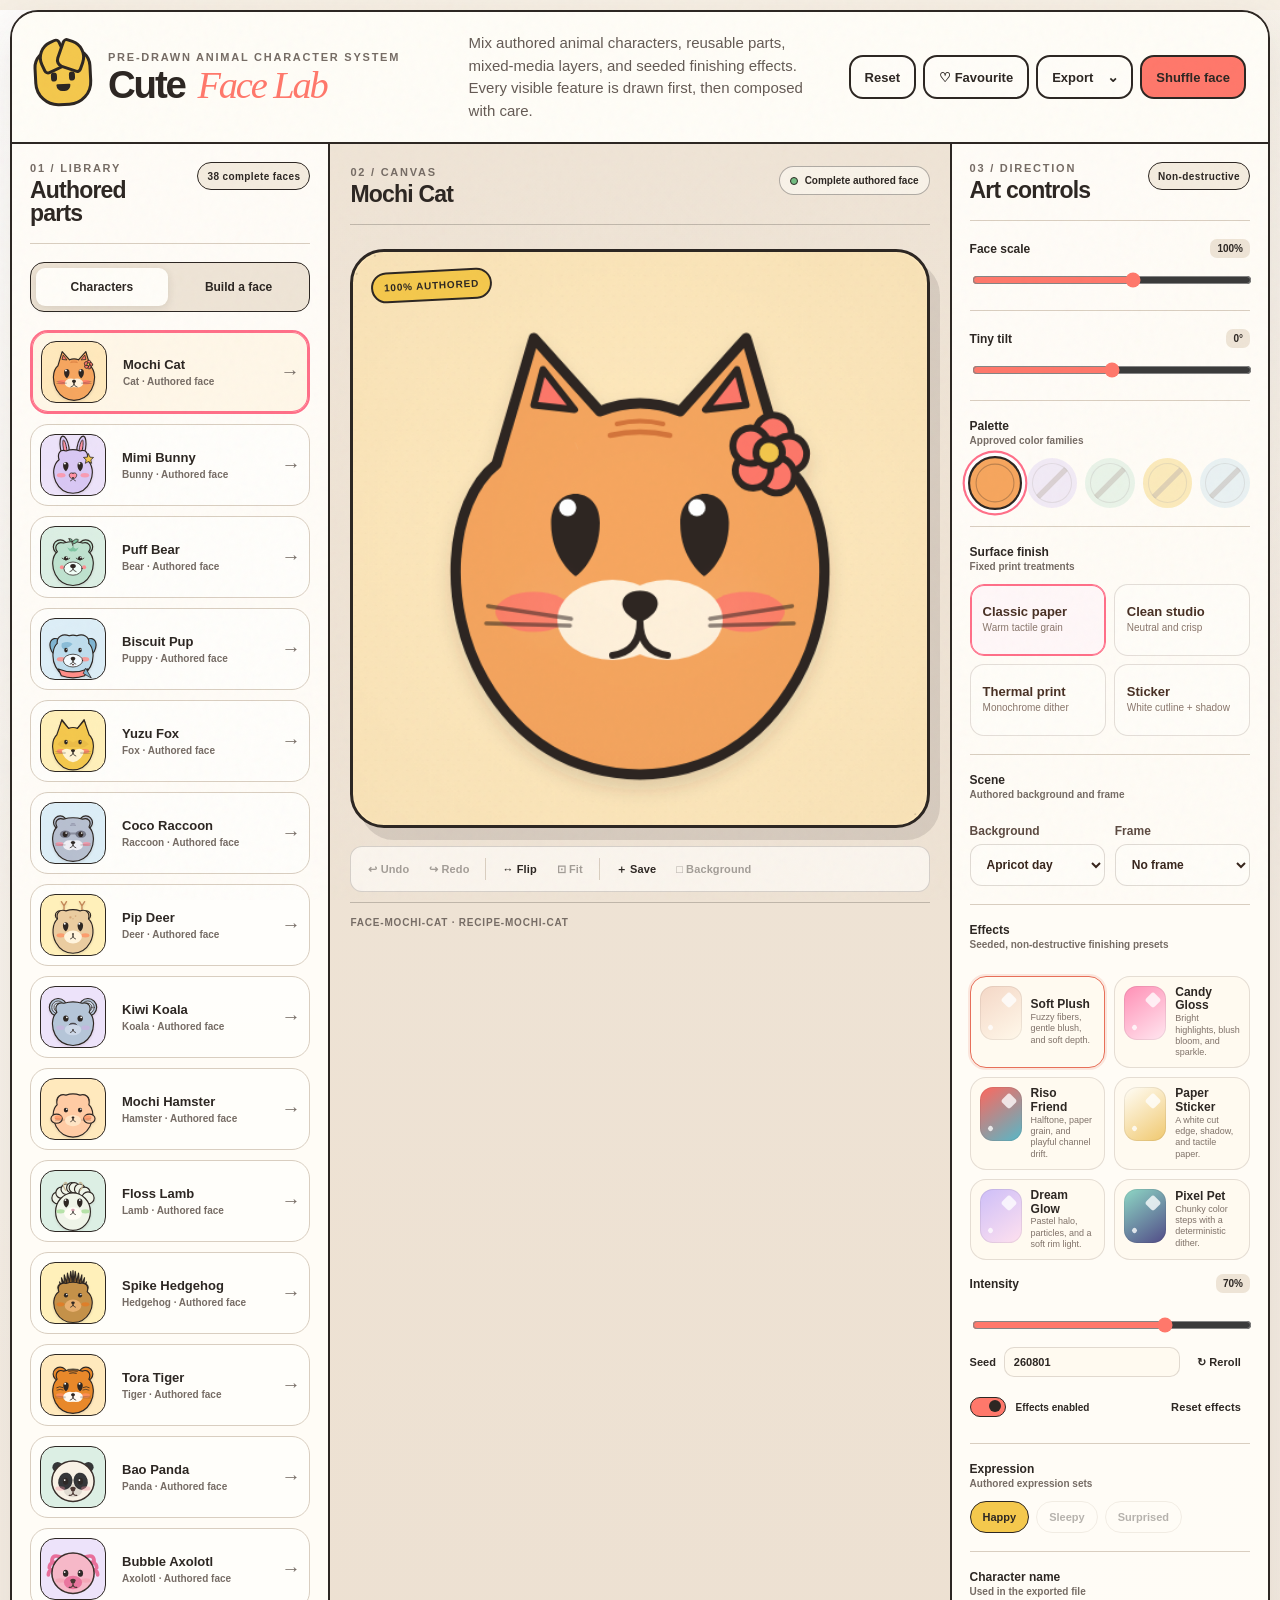
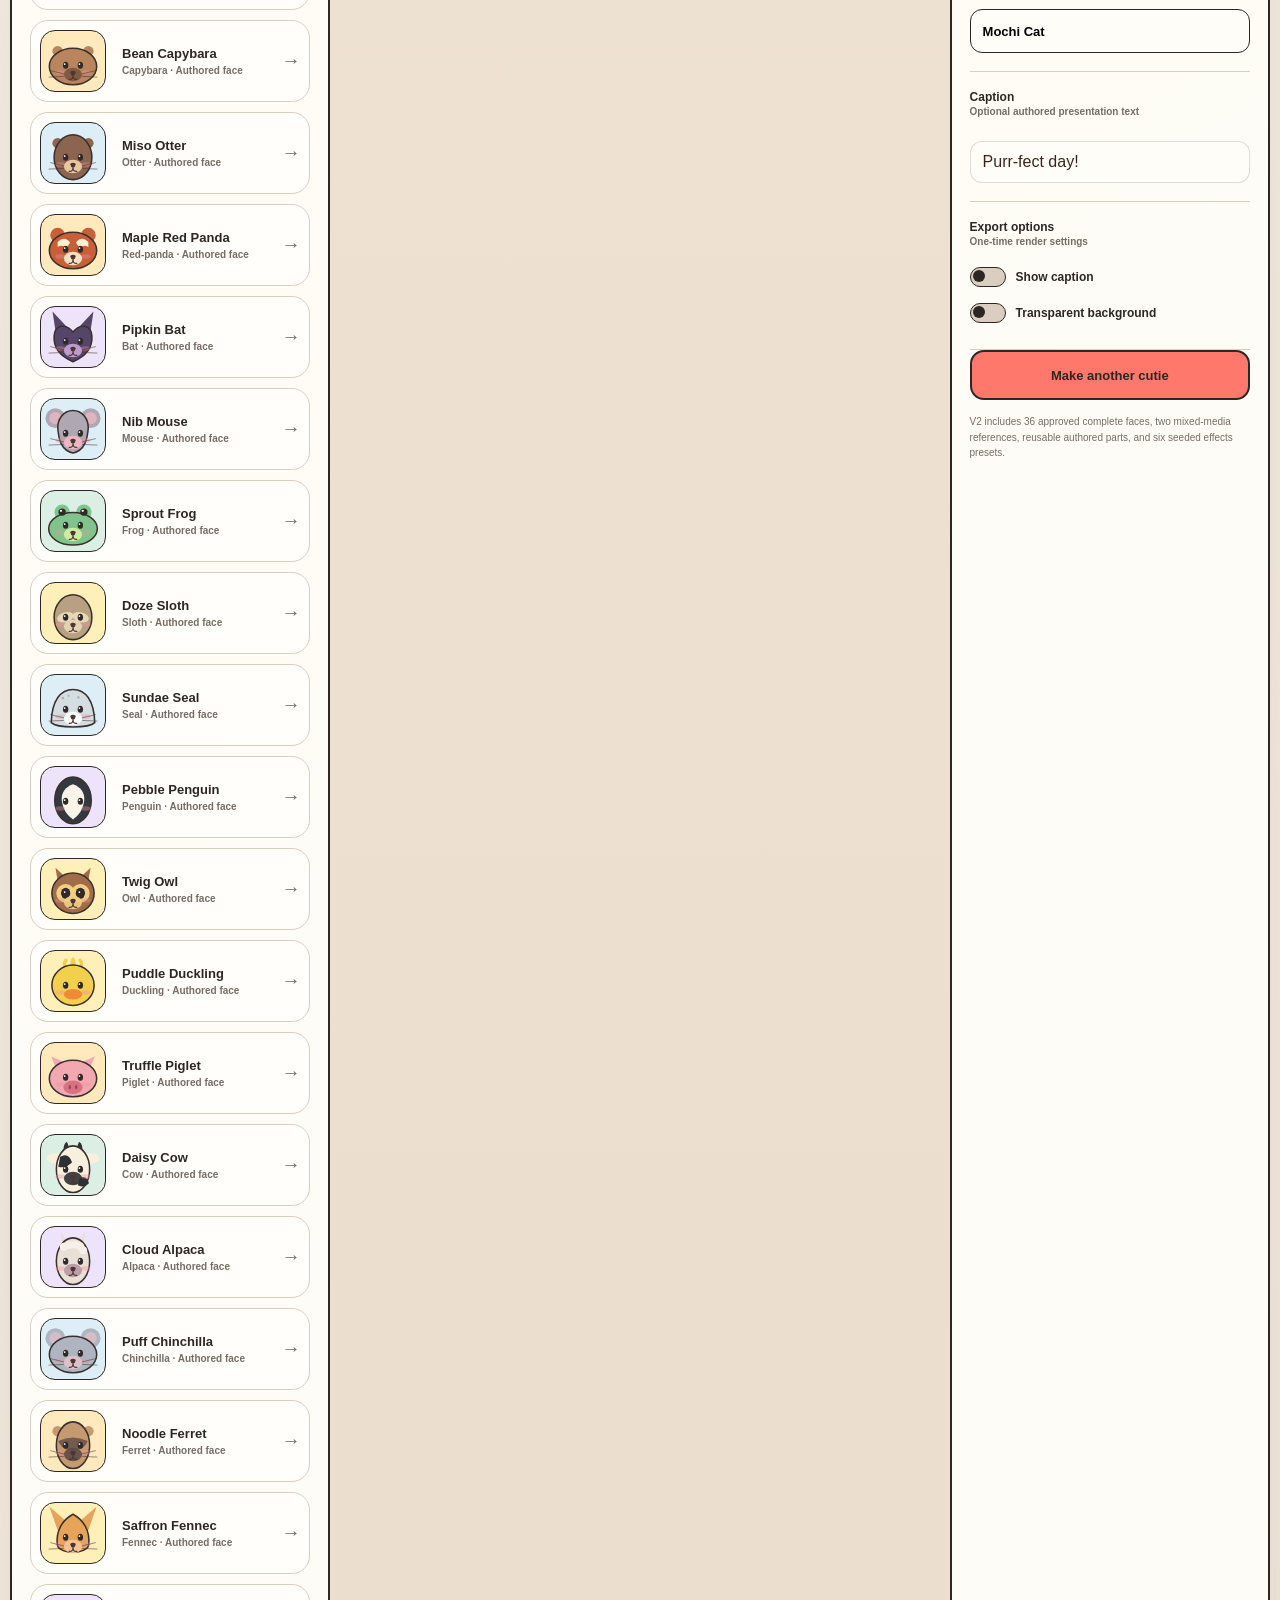
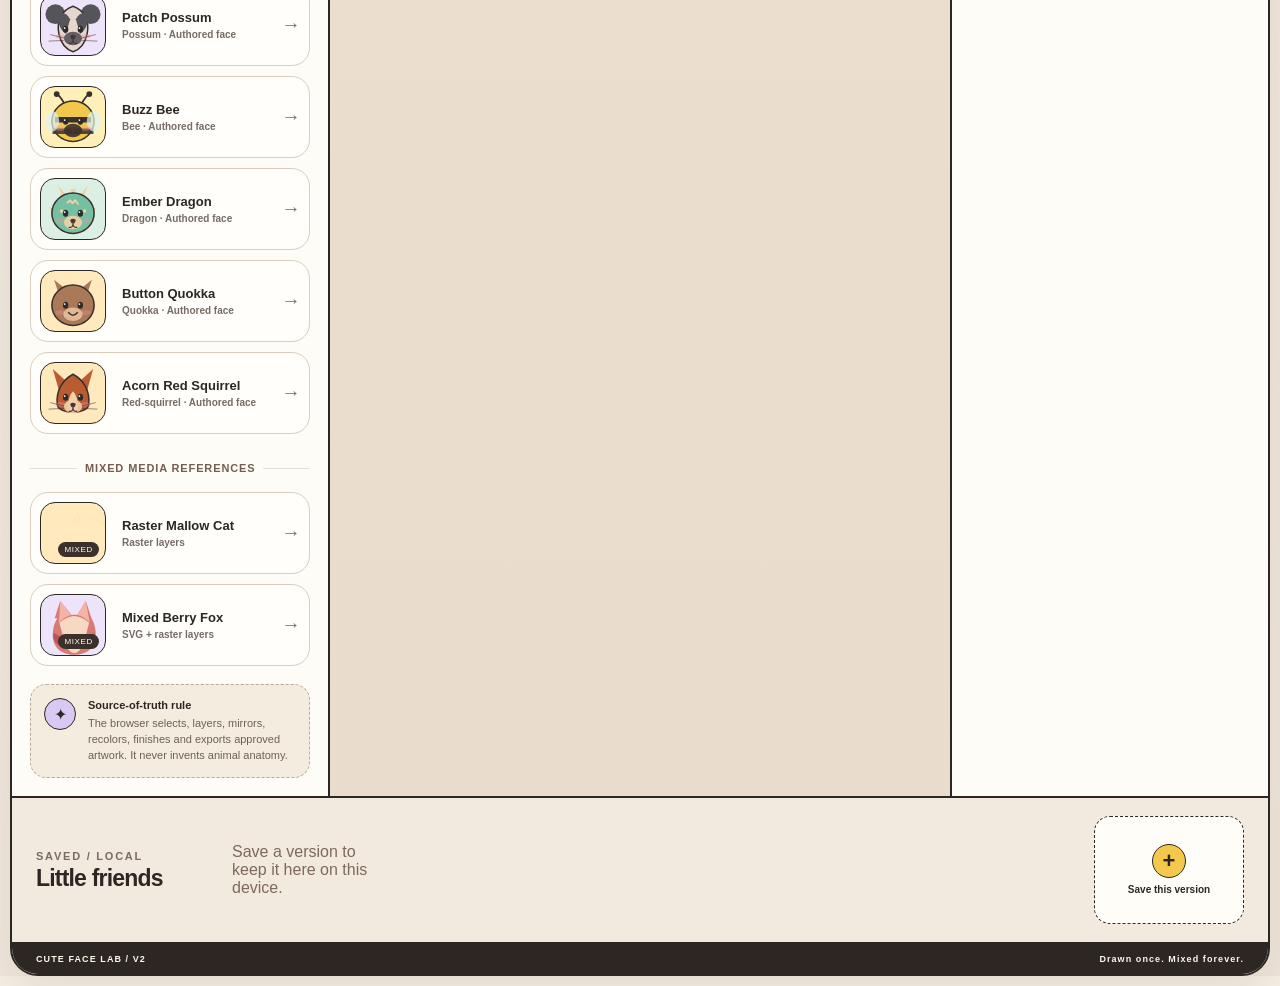
<file: index.html>
<!DOCTYPE html>
<html lang="en">
<head>
  <meta charset="UTF-8" />
  <meta name="viewport" content="width=device-width, initial-scale=1.0, viewport-fit=cover" />
  <meta name="theme-color" content="#fffaf7" />
  <meta name="description" content="A deterministic pre-drawn animal character builder with mixed-media layers and seeded finishing effects." />
  <meta name="format-detection" content="telephone=no" />
  <meta name="mobile-web-app-capable" content="yes" />
  <meta name="apple-mobile-web-app-capable" content="yes" />
  <meta name="apple-mobile-web-app-status-bar-style" content="default" />
  <meta name="apple-mobile-web-app-title" content="Cute Face" />
  <title>Cute Face Lab</title>
  <link rel="manifest" href="site.webmanifest" />
  <link rel="apple-touch-icon" href="assets/icons/apple-touch-icon-180.png" />
  <link rel="icon" href="assets/icons/icon-192.png" sizes="192x192" type="image/png" />
  <link rel="stylesheet" href="styles.css" />
  <link rel="stylesheet" href="mobile-ios.css" />
  <link rel="stylesheet" href="ios-polish.css" />
</head>
<body>
  <div class="page-grain" aria-hidden="true"></div>

  <div class="app-shell">
    <header class="app-header">
      <div class="brand-lockup">
        <div class="brand-mark" aria-hidden="true">
          <span></span><span></span><span></span>
        </div>
        <div>
          <p class="eyebrow">Pre-drawn animal character system</p>
          <h1>Cute <em>Face Lab</em></h1>
        </div>
      </div>

      <p class="header-copy">
        Mix authored animal characters, reusable parts, mixed-media layers, and seeded
        finishing effects. Every visible feature is drawn first, then composed with care.
      </p>

      <div class="header-actions">
        <button class="button button-ghost" id="resetButton" type="button">Reset</button>
        <button class="button button-ghost" id="favoriteButton" type="button" aria-pressed="false" aria-label="Favorite this face">♡ Favourite</button>
        <button class="button button-ghost" id="exportButton" type="button">Export PNG</button>
        <button class="button button-primary" id="shuffleButton" type="button">Shuffle face</button>
      </div>
    </header>

    <main class="workspace">
      <aside class="panel library-panel">
        <div class="panel-heading">
          <div>
            <p class="panel-kicker">01 / Library</p>
            <h2>Authored parts</h2>
          </div>
          <span class="count-pill" id="assetCount">Loading library</span>
        </div>

        <div class="mode-tabs" role="tablist" aria-label="Library mode">
          <button class="mode-tab is-active" data-mode="recipes" type="button">Characters</button>
          <button class="mode-tab" data-mode="parts" type="button">Build a face</button>
        </div>

        <div id="recipeLibrary" class="recipe-library"></div>

        <div id="partLibrary" class="part-library" hidden>
          <div class="category-tabs" id="categoryTabs"></div>
          <div class="part-grid" id="partGrid"></div>
        </div>

        <div class="source-rule">
          <span class="source-icon" aria-hidden="true">✦</span>
          <p><strong>Source-of-truth rule</strong> The browser selects, layers, mirrors, recolors, finishes and exports approved artwork. It never invents animal anatomy.</p>
        </div>
      </aside>

      <section class="stage-column">
        <div class="stage-toolbar">
          <div>
            <p class="panel-kicker">02 / Canvas</p>
            <h2 id="characterTitle">Mochi Cat</h2>
          </div>
          <div class="stage-status">
            <span class="status-dot"></span>
            <span id="stageStatus">Curated recipe</span>
          </div>
        </div>

        <div class="stage" id="stage">
          <svg id="faceCanvas" viewBox="0 0 1000 1000" role="img" aria-labelledby="faceTitle faceDescription">
            <title id="faceTitle">Cute animal face</title>
            <desc id="faceDescription">A cute animal character composed from authored artwork.</desc>
            <defs>
              <clipPath id="headClip"><path id="headClipPath"></path></clipPath>
              <filter id="faceShadow" x="-30%" y="-30%" width="160%" height="160%">
                <feDropShadow dx="0" dy="18" stdDeviation="16" flood-color="#3d3028" flood-opacity=".14" />
              </filter>
              <filter id="stickerShadow" x="-30%" y="-30%" width="160%" height="160%">
                <feDropShadow dx="0" dy="12" stdDeviation="7" flood-color="#3d3028" flood-opacity=".18" />
              </filter>
              <pattern id="paperDots" width="22" height="22" patternUnits="userSpaceOnUse">
                <circle cx="5" cy="6" r="2.2" fill="#2d2723" opacity=".11" />
              </pattern>
              <pattern id="halftone" width="18" height="18" patternUnits="userSpaceOnUse">
                <circle cx="5" cy="5" r="3.2" fill="#2d2723" opacity=".16" />
              </pattern>
            </defs>
            <g id="renderRoot"></g>
          </svg>

          <div class="stage-sticker">100% authored</div>
        </div>

        <div class="stage-actions" role="toolbar" aria-label="Canvas actions">
          <button class="stage-btn" id="undoButton" type="button" aria-label="Undo" title="Undo — coming in a future update" disabled>↩ Undo</button>
          <button class="stage-btn" id="redoButton" type="button" aria-label="Redo" title="Redo — coming in a future update" disabled>↪ Redo</button>
          <span class="stage-sep" role="separator" aria-hidden="true"></span>
          <button class="stage-btn" id="flipButton" type="button" aria-label="Flip face horizontally">↔ Flip</button>
          <button class="stage-btn" id="fitButton" type="button" aria-label="Fit to stage" title="Fit — coming in a future update" disabled>⊡ Fit</button>
          <span class="stage-sep" role="separator" aria-hidden="true"></span>
          <button class="stage-btn" id="saveVersionButton" type="button" aria-label="Save this version">＋ Save</button>
          <button class="stage-btn" id="bgToggleButton" type="button" aria-label="Background options" title="Background options — coming in a future update" disabled>□ Background</button>
        </div>

        <div class="stage-footer">
          <div class="recipe-code" id="recipeCode">CAT-01 · EYE-03 · SNOUT-01</div>
        </div>
      </section>

      <aside class="panel controls-panel">
        <div class="panel-heading">
          <div>
            <p class="panel-kicker">03 / Direction</p>
            <h2>Art controls</h2>
          </div>
          <span class="count-pill">Non-destructive</span>
        </div>

        <section class="control-section">
          <div class="control-heading">
            <label for="scaleControl">Face scale</label>
            <output id="scaleOutput">100%</output>
          </div>
          <input id="scaleControl" type="range" min="78" max="116" value="100" />
        </section>

        <section class="control-section">
          <div class="control-heading">
            <label for="rotationControl">Tiny tilt</label>
            <output id="rotationOutput">0°</output>
          </div>
          <input id="rotationControl" type="range" min="-8" max="8" value="0" />
        </section>

        <section class="control-section">
          <div class="control-heading stacked">
            <span>Palette</span>
            <small>Approved color families</small>
          </div>
          <div class="palette-grid" id="paletteGrid"></div>
        </section>

        <section class="control-section">
          <div class="control-heading stacked">
            <span>Surface finish</span>
            <small>Fixed print treatments</small>
          </div>
          <div class="finish-grid" id="finishGrid"></div>
        </section>

        <section class="control-section">
          <div class="control-heading stacked">
            <span>Expression</span>
            <small>Authored expression sets</small>
          </div>
          <div class="expression-pills" id="expressionPills" role="group" aria-label="Expression">
            <button class="pill-button is-active" data-expression="happy" type="button" aria-pressed="true">Happy</button>
            <button class="pill-button" data-expression="sleepy" type="button" aria-pressed="false" disabled title="Coming in a future update">Sleepy</button>
            <button class="pill-button" data-expression="surprised" type="button" aria-pressed="false" disabled title="Coming in a future update">Surprised</button>
          </div>
        </section>

        <section class="control-section">
          <div class="control-heading stacked">
            <label for="nameInput">Character name</label>
            <small>Used in the exported file</small>
          </div>
          <input class="text-input" id="nameInput" type="text" maxlength="24" value="Mochi Cat"
                 autocapitalize="words" autocorrect="off" autocomplete="off" spellcheck="false" enterkeyhint="done" />
        </section>

        <section class="control-section">
          <div class="control-heading stacked">
            <span>Export options</span>
            <small>One-time render settings</small>
          </div>
          <label class="toggle-label">
            <input class="toggle-input" id="showCaptionToggle" type="checkbox" />
            <span class="toggle-track" aria-hidden="true"></span>
            Show caption
          </label>
          <label class="toggle-label">
            <input class="toggle-input" id="transparentBgToggle" type="checkbox" />
            <span class="toggle-track" aria-hidden="true"></span>
            Transparent background
          </label>
        </section>

        <button class="button button-primary button-full" id="shuffleSecondary" type="button">Make another cutie</button>

        <p class="control-note">
          V2 includes 36 approved complete faces, two mixed-media references, reusable authored parts, and six seeded effects presets.
        </p>
      </aside>
    </main>

    <section class="saved-strip">
      <div class="saved-heading">
        <p class="panel-kicker">Saved / Local</p>
        <h2>Little friends</h2>
      </div>
      <div class="saved-grid" id="savedGrid"></div>
      <button class="save-card" id="saveButton" type="button">
        <span class="save-plus">+</span>
        <span>Save this version</span>
      </button>
    </section>

    <footer class="app-footer">
      <span>CUTE FACE LAB / V2</span>
      <span>Drawn once. Mixed forever.</span>
    </footer>
  </div>

  <script src="assets/manifest-adapter.js"></script>
  <script src="app.js"></script>
</body>
</html>
</file>
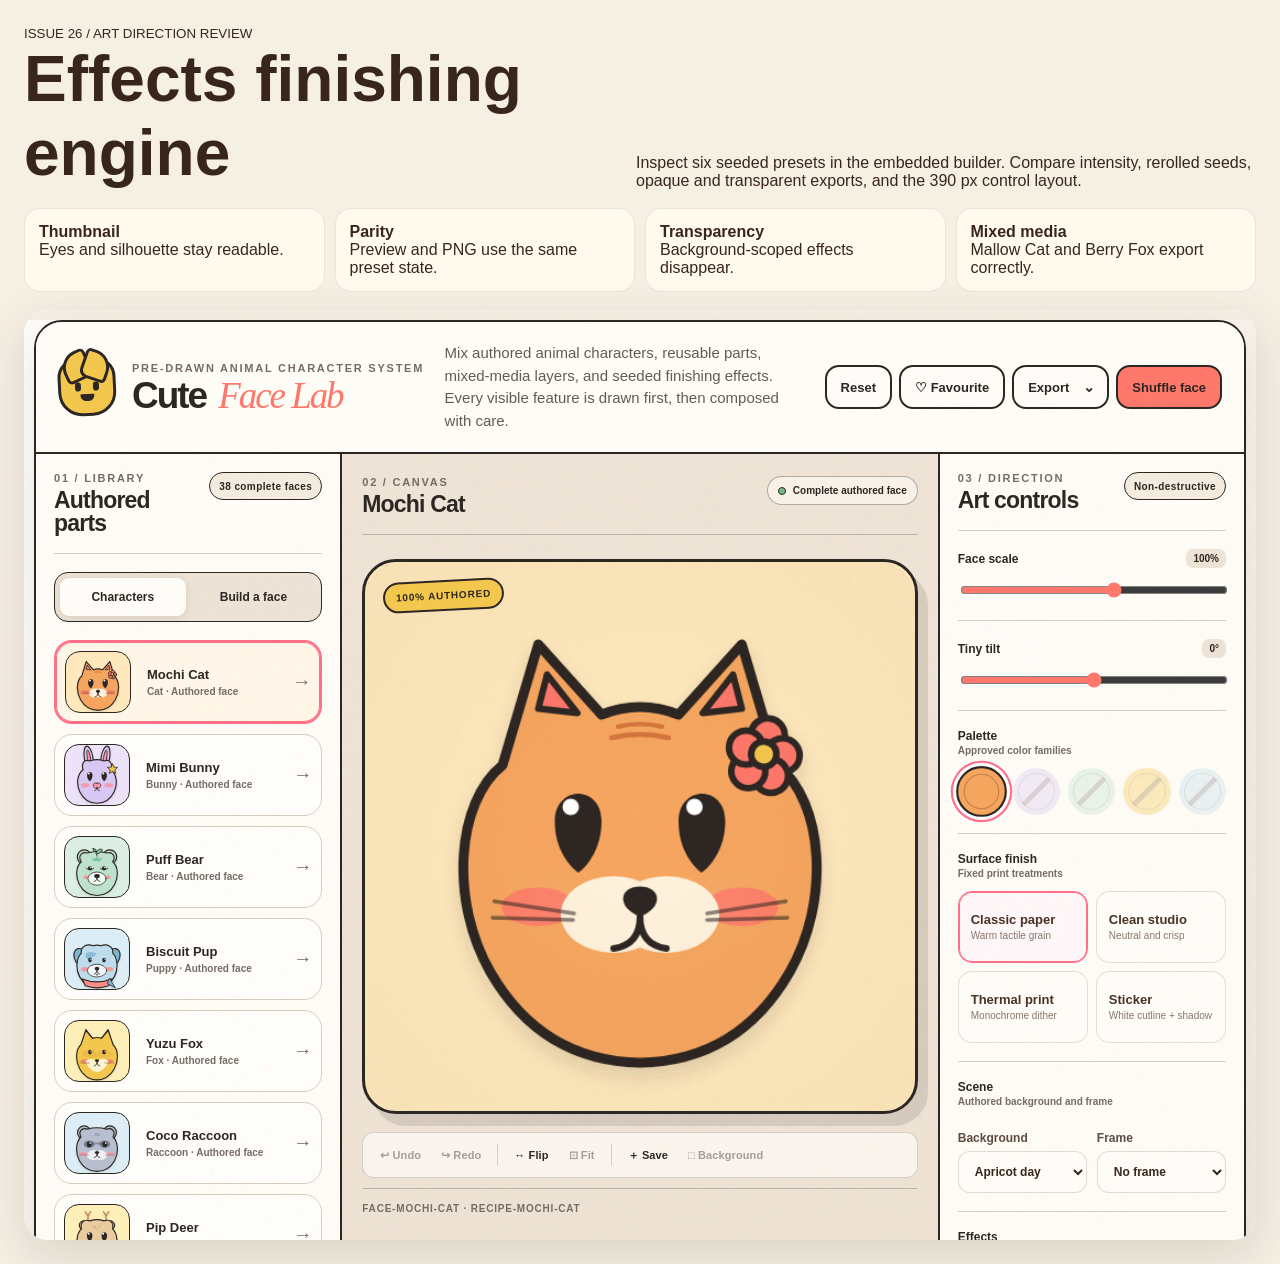
<file: previews/effects-review.html>
<!doctype html><html lang="en"><head><meta charset="utf-8"><meta name="viewport" content="width=device-width,initial-scale=1"><title>Cute effects review</title><style>body{margin:0;font-family:Arial,Helvetica,sans-serif;background:#f6efe4;color:#38261d}.shell{padding:24px;display:grid;gap:18px}.head{display:flex;justify-content:space-between;gap:20px;align-items:end}.head h1{margin:0;font-size:clamp(28px,5vw,64px)}.head p{max-width:620px;margin:0}.frame{border:0;width:100%;height:930px;border-radius:24px;background:#fff;box-shadow:0 16px 50px rgba(60,39,28,.14)}.checks{display:grid;grid-template-columns:repeat(auto-fit,minmax(210px,1fr));gap:10px}.checks div{background:#fff9ee;border-radius:16px;padding:14px;border:1px solid rgba(70,45,32,.1)}@media(max-width:600px){.shell{padding:10px}.head{display:grid}.frame{height:1280px;border-radius:16px}}</style></head><body><main class="shell"><header class="head"><div><small>ISSUE 26 / ART DIRECTION REVIEW</small><h1>Effects finishing engine</h1></div><p>Inspect six seeded presets in the embedded builder. Compare intensity, rerolled seeds, opaque and transparent exports, and the 390 px control layout.</p></header><section class="checks"><div><strong>Thumbnail</strong><br>Eyes and silhouette stay readable.</div><div><strong>Parity</strong><br>Preview and PNG use the same preset state.</div><div><strong>Transparency</strong><br>Background-scoped effects disappear.</div><div><strong>Mixed media</strong><br>Mallow Cat and Berry Fox export correctly.</div></section><iframe class="frame" src="../index.html" title="Cute Face Builder effects review"></iframe></main></body></html>
</file>
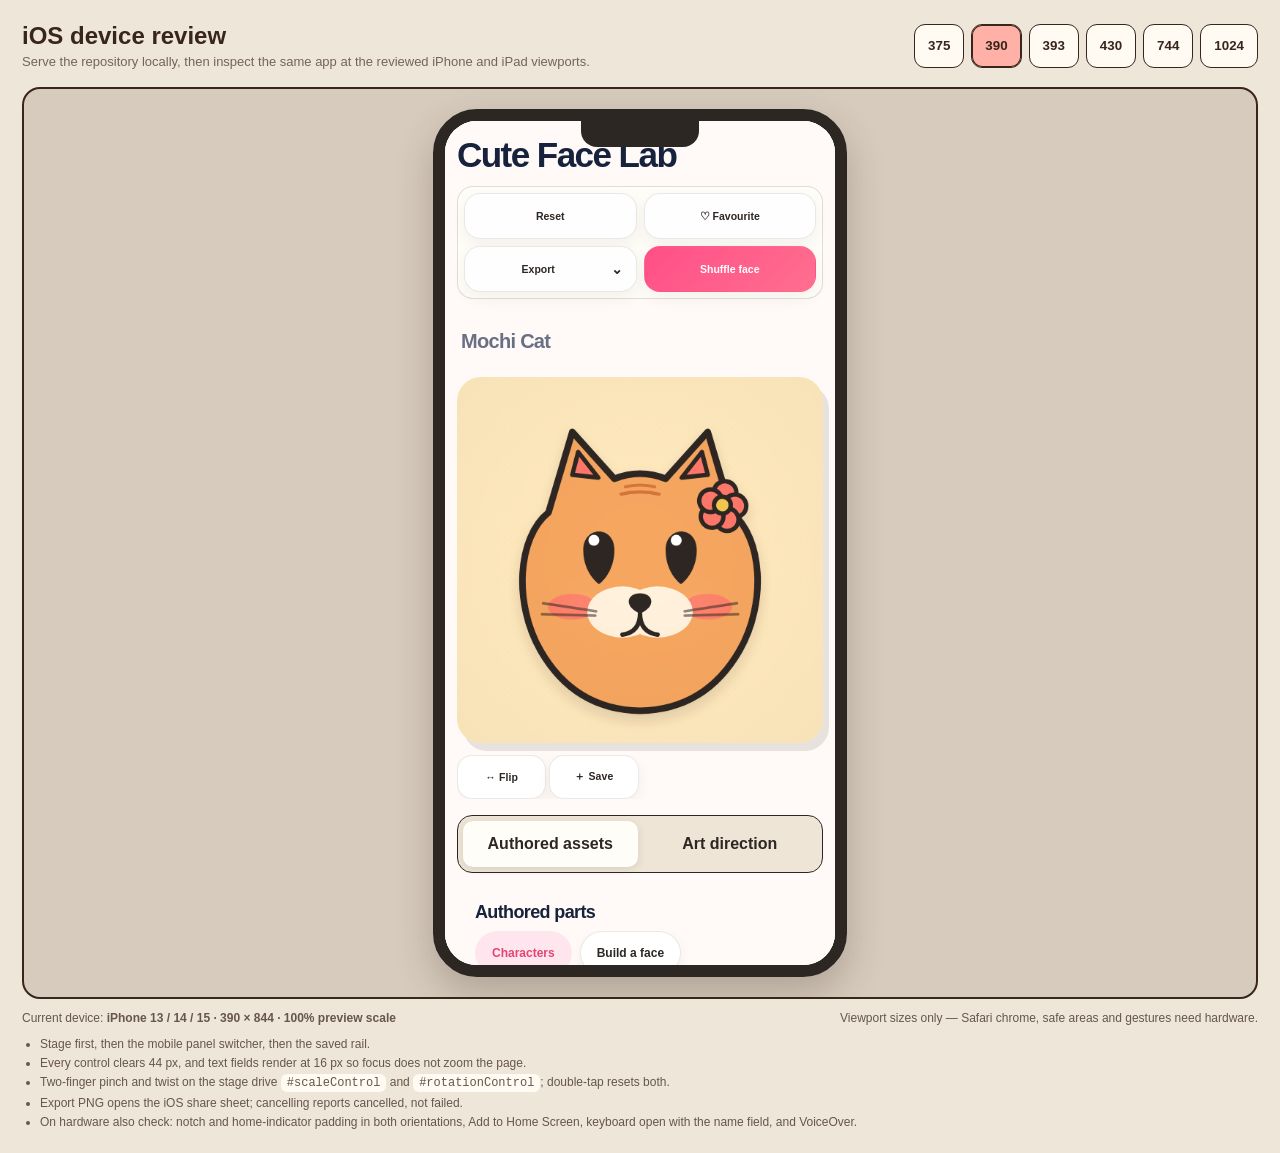
<file: previews/ios-review.html>
<!doctype html>
<html lang="en">
<head>
  <meta charset="utf-8" />
  <meta name="viewport" content="width=device-width, initial-scale=1" />
  <title>Cute Face Builder — iOS review</title>
  <style>
    * { box-sizing: border-box; }
    :root { font-family: Arial, Helvetica, sans-serif; color: #38261d; background: #efe6da; }
    body { margin: 0; padding: 22px; }
    header { display:flex; flex-wrap:wrap; align-items:center; justify-content:space-between; gap:16px; margin-bottom:18px; }
    h1 { margin:0; font-size:24px; }
    p { margin:4px 0 0; color:#75645a; font-size:13px; }
    .devices { display:flex; flex-wrap:wrap; gap:7px; }
    button { min-height:44px; padding:0 13px; border:1.5px solid #38261d; border-radius:11px; background:#fffaf2; color:inherit; font-weight:800; cursor:pointer; }
    button[aria-pressed="true"] { background:#ffb1a8; box-shadow:inset 0 0 0 1px #38261d; }
    button:focus-visible { outline:3px solid #ff786b; outline-offset:2px; }
    .review-shell { overflow:auto; border:2px solid #38261d; border-radius:18px; background:#d7cbbd; min-height:720px; padding:20px; }
    .device-wrap { position:relative; margin:0 auto; transform-origin:top left; }
    .device { position:relative; border:12px solid #2d2723; border-radius:44px; background:#fff; box-shadow:0 16px 38px rgba(56,38,29,.24); overflow:hidden; }
    .device.is-landscape { border-radius:34px; }
    .notch { position:absolute; top:0; left:50%; transform:translateX(-50%); width:118px; height:26px; border-radius:0 0 16px 16px; background:#2d2723; z-index:2; pointer-events:none; }
    iframe { display:block; border:0; background:#fff; }
    .meta { display:flex; flex-wrap:wrap; justify-content:space-between; gap:12px; margin-top:12px; font-size:12px; color:#66564d; }
    ul { margin:10px 0 0; padding-left:18px; font-size:12px; color:#66564d; line-height:1.6; }
    code { background:#fffaf2; border-radius:6px; padding:2px 6px; }
    @media (max-width:700px) { body { padding:12px; } .review-shell { padding:10px; } }
  </style>
</head>
<body>
  <header>
    <div>
      <h1>iOS device review</h1>
      <p>Serve the repository locally, then inspect the same app at the reviewed iPhone and iPad viewports.</p>
    </div>
    <div class="devices" role="group" aria-label="Device viewport">
      <button type="button" data-ios-width="375" data-ios-height="667" data-ios-label="iPhone SE">375</button>
      <button type="button" data-ios-width="390" data-ios-height="844" data-ios-label="iPhone 13 / 14 / 15" aria-pressed="true">390</button>
      <button type="button" data-ios-width="393" data-ios-height="852" data-ios-label="iPhone 15 Pro">393</button>
      <button type="button" data-ios-width="430" data-ios-height="932" data-ios-label="iPhone Pro Max">430</button>
      <button type="button" data-ios-width="744" data-ios-height="1133" data-ios-label="iPad mini">744</button>
      <button type="button" data-ios-width="1024" data-ios-height="768" data-ios-label="iPad landscape">1024</button>
    </div>
  </header>

  <main class="review-shell" id="reviewShell">
    <div class="device-wrap" id="deviceWrap">
      <div class="device" id="device">
        <span class="notch" id="deviceNotch" aria-hidden="true"></span>
        <iframe id="appFrame" title="Cute Face Builder iOS preview" src="../index.html" width="390" height="844"></iframe>
      </div>
    </div>
  </main>

  <div class="meta">
    <span>Current device: <strong id="currentDevice">iPhone 13 / 14 / 15 · 390 × 844</strong></span>
    <span>Viewport sizes only — Safari chrome, safe areas and gestures need hardware.</span>
  </div>

  <ul>
    <li>Stage first, then the mobile panel switcher, then the saved rail.</li>
    <li>Every control clears 44 px, and text fields render at 16 px so focus does not zoom the page.</li>
    <li>Two-finger pinch and twist on the stage drive <code>#scaleControl</code> and <code>#rotationControl</code>; double-tap resets both.</li>
    <li>Export PNG opens the iOS share sheet; cancelling reports cancelled, not failed.</li>
    <li>On hardware also check: notch and home-indicator padding in both orientations, Add to Home Screen, keyboard open with the name field, and VoiceOver.</li>
  </ul>

  <script>
    const shell = document.getElementById('reviewShell');
    const wrap = document.getElementById('deviceWrap');
    const device = document.getElementById('device');
    const notch = document.getElementById('deviceNotch');
    const frame = document.getElementById('appFrame');
    const current = document.getElementById('currentDevice');
    const buttons = [...document.querySelectorAll('[data-ios-width]')];

    function showDevice(button) {
      const width = Number(button.dataset.iosWidth);
      const height = Number(button.dataset.iosHeight);
      const landscape = width > height;
      const available = Math.max(280, shell.clientWidth - 40);
      const scale = Math.min(1, available / (width + 24));

      frame.width = width;
      frame.height = height;
      device.classList.toggle('is-landscape', landscape);
      notch.hidden = landscape || width >= 744;
      wrap.style.width = `${width + 24}px`;
      wrap.style.height = `${(height + 24) * scale}px`;
      wrap.style.transform = `scale(${scale})`;
      current.textContent = `${button.dataset.iosLabel} · ${width} × ${height} · ${Math.round(scale * 100)}% preview scale`;
      buttons.forEach((entry) => entry.setAttribute('aria-pressed', String(entry === button)));
    }

    buttons.forEach((button) => button.addEventListener('click', () => showDevice(button)));
    window.addEventListener('resize', () => {
      showDevice(buttons.find((button) => button.getAttribute('aria-pressed') === 'true') || buttons[1]);
    });
    showDevice(buttons[1]);
  </script>
</body>
</html>
</file>
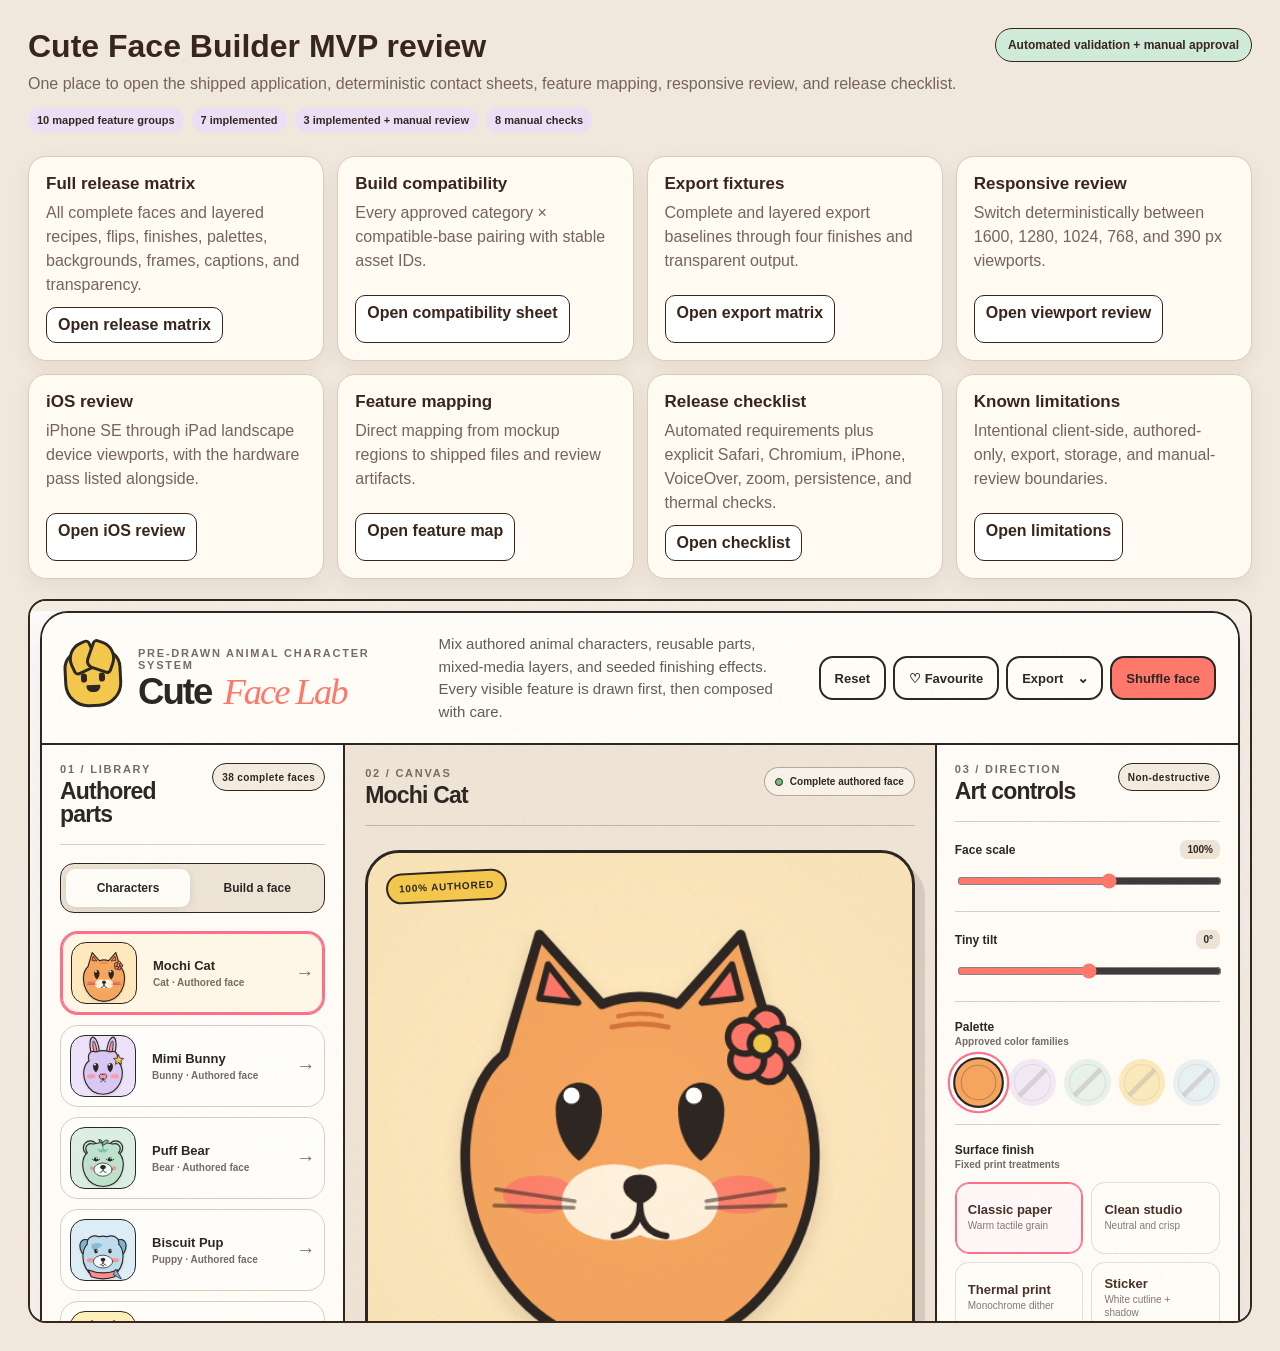
<file: previews/mvp-release-review.html>
<!doctype html>
<html lang="en">
<head>
  <meta charset="utf-8" />
  <meta name="viewport" content="width=device-width, initial-scale=1" />
  <title>Cute Face Builder — MVP release review</title>
  <style>
    *{box-sizing:border-box} :root{font-family:Arial,Helvetica,sans-serif;color:#38261d;background:#f1e8dd} body{margin:0;padding:28px} header{display:grid;grid-template-columns:minmax(0,1fr) auto;gap:20px;align-items:start;margin-bottom:24px} h1{margin:0 0 7px;font-size:32px} h2{margin:0 0 7px;font-size:17px} p{margin:0;color:#75645a;line-height:1.5}.badge{padding:9px 12px;border:1.5px solid #38261d;border-radius:999px;background:#cfead8;font-size:12px;font-weight:800}.grid{display:grid;grid-template-columns:repeat(auto-fit,minmax(240px,1fr));gap:13px}.card{display:grid;gap:10px;padding:17px;border:1px solid #d9cabc;border-radius:18px;background:#fffaf2;box-shadow:0 7px 20px rgba(56,38,29,.07)}.card a{justify-self:start;padding:8px 11px;border:1.5px solid #38261d;border-radius:10px;background:#fff;color:inherit;font-weight:800;text-decoration:none}.card a:focus-visible{outline:3px solid #ff786b;outline-offset:2px}.app{margin-top:20px;border:2px solid #38261d;border-radius:18px;overflow:hidden;background:#fff}.app iframe{display:block;width:100%;height:min(920px,80vh);border:0}.counts{display:flex;flex-wrap:wrap;gap:8px;margin-top:12px}.count{padding:6px 9px;border-radius:999px;background:#eadff5;font-size:11px;font-weight:800}.error{color:#913f36}@media(max-width:650px){body{padding:15px}header{grid-template-columns:1fr}.badge{justify-self:start}.app iframe{height:760px}}
  </style>
</head>
<body>
  <header>
    <div>
      <h1>Cute Face Builder MVP review</h1>
      <p>One place to open the shipped application, deterministic contact sheets, feature mapping, responsive review, and release checklist.</p>
      <div class="counts" id="counts"><span class="count">Loading feature map…</span></div>
    </div>
    <span class="badge">Automated validation + manual approval</span>
  </header>

  <main>
    <section class="grid" aria-label="Release review resources">
      <article class="card"><div><h2>Full release matrix</h2><p>All complete faces and layered recipes, flips, finishes, palettes, backgrounds, frames, captions, and transparency.</p></div><a href="contact-sheets/release-matrix.html">Open release matrix</a></article>
      <article class="card"><div><h2>Build compatibility</h2><p>Every approved category × compatible-base pairing with stable asset IDs.</p></div><a href="contact-sheets/build-face-compatibility.html">Open compatibility sheet</a></article>
      <article class="card"><div><h2>Export fixtures</h2><p>Complete and layered export baselines through four finishes and transparent output.</p></div><a href="export-fixtures/export-matrix.html">Open export matrix</a></article>
      <article class="card"><div><h2>Responsive review</h2><p>Switch deterministically between 1600, 1280, 1024, 768, and 390 px viewports.</p></div><a href="responsive-review.html">Open viewport review</a></article>
      <article class="card"><div><h2>iOS review</h2><p>iPhone SE through iPad landscape device viewports, with the hardware pass listed alongside.</p></div><a href="ios-review.html">Open iOS review</a></article>
      <article class="card"><div><h2>Feature mapping</h2><p>Direct mapping from mockup regions to shipped files and review artifacts.</p></div><a href="../docs/MVP-FEATURE-MAP.md">Open feature map</a></article>
      <article class="card"><div><h2>Release checklist</h2><p>Automated requirements plus explicit Safari, Chromium, iPhone, VoiceOver, zoom, persistence, and thermal checks.</p></div><a href="../docs/RELEASE-CHECKLIST.md">Open checklist</a></article>
      <article class="card"><div><h2>Known limitations</h2><p>Intentional client-side, authored-only, export, storage, and manual-review boundaries.</p></div><a href="../docs/KNOWN-LIMITATIONS.md">Open limitations</a></article>
    </section>

    <section class="app" aria-label="Live Cute Face Builder">
      <iframe src="../index.html" title="Live Cute Face Builder application"></iframe>
    </section>
  </main>

  <script>
    fetch('../review-artifacts/mvp-feature-map.json').then(response=>{if(!response.ok)throw new Error('Feature map unavailable');return response.json()}).then(map=>{
      const implemented=map.features.filter(feature=>feature.status==='implemented').length;
      const manual=map.features.filter(feature=>feature.status==='implemented_with_manual_review').length;
      document.getElementById('counts').innerHTML=`<span class="count">${map.features.length} mapped feature groups</span><span class="count">${implemented} implemented</span><span class="count">${manual} implemented + manual review</span><span class="count">${map.manualReviewRequired.length} manual checks</span>`;
    }).catch(error=>{document.getElementById('counts').innerHTML=`<span class="count error">${error.message}</span>`});
  </script>
</body>
</html>
</file>
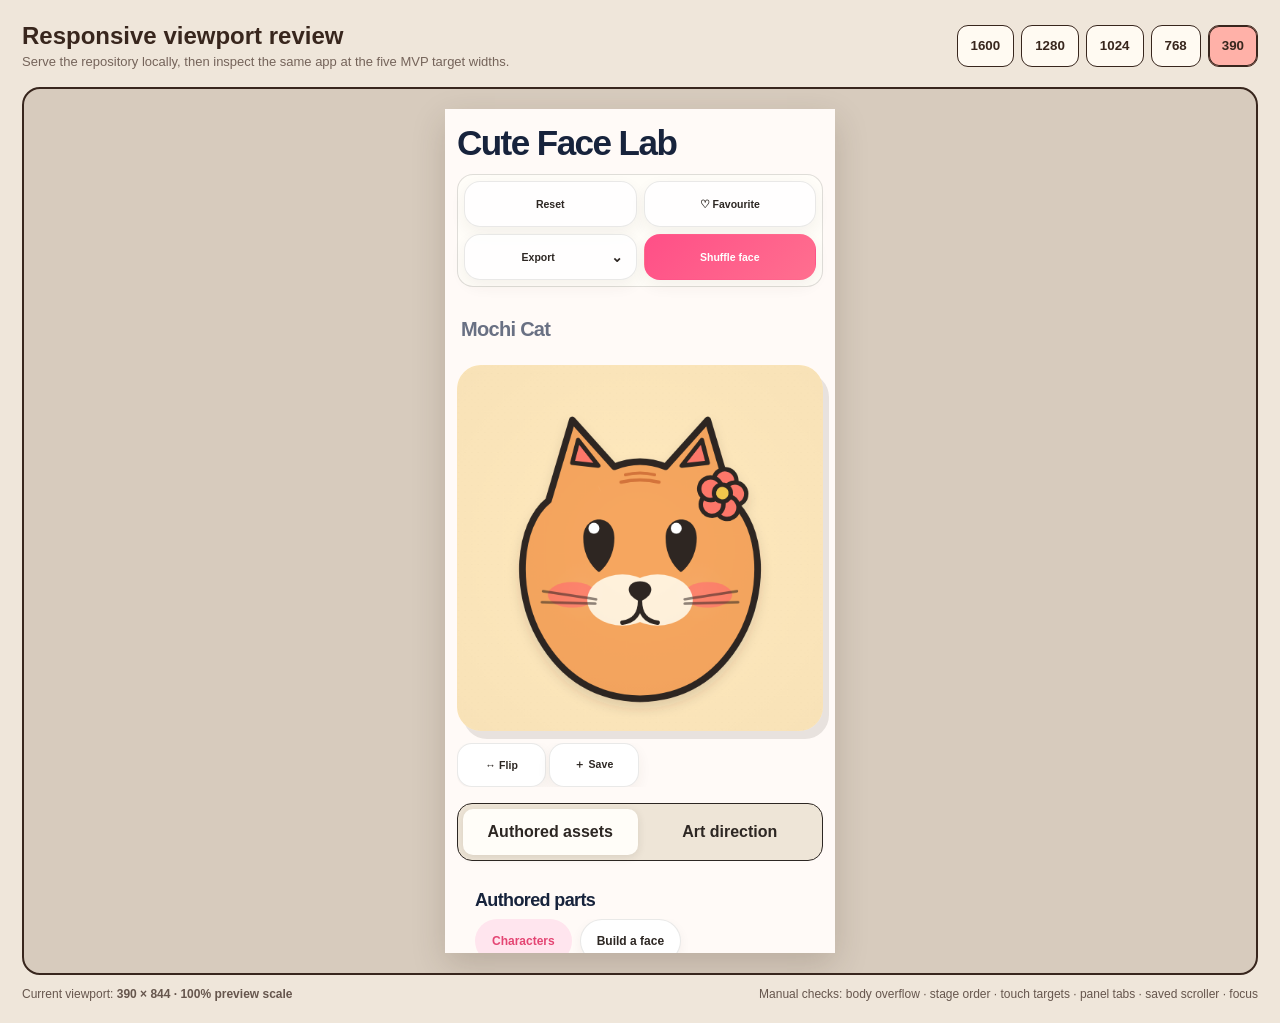
<file: previews/responsive-review.html>
<!doctype html>
<html lang="en">
<head>
  <meta charset="utf-8" />
  <meta name="viewport" content="width=device-width, initial-scale=1" />
  <title>Cute Face Builder — Responsive review</title>
  <style>
    * { box-sizing: border-box; }
    :root { font-family: Arial, Helvetica, sans-serif; color: #38261d; background: #efe6da; }
    body { margin: 0; padding: 22px; }
    header { display:flex; flex-wrap:wrap; align-items:center; justify-content:space-between; gap:16px; margin-bottom:18px; }
    h1 { margin:0; font-size:24px; }
    p { margin:4px 0 0; color:#75645a; font-size:13px; }
    .sizes { display:flex; flex-wrap:wrap; gap:7px; }
    button { min-height:42px; padding:0 13px; border:1.5px solid #38261d; border-radius:11px; background:#fffaf2; color:inherit; font-weight:800; cursor:pointer; }
    button[aria-pressed="true"] { background:#ffb1a8; box-shadow:inset 0 0 0 1px #38261d; }
    button:focus-visible { outline:3px solid #ff786b; outline-offset:2px; }
    .review-shell { overflow:auto; border:2px solid #38261d; border-radius:18px; background:#d7cbbd; min-height:720px; padding:20px; }
    .viewport-wrap { position:relative; margin:0 auto; transform-origin:top left; }
    iframe { display:block; border:0; background:#fff; box-shadow:0 12px 32px rgba(56,38,29,.18); }
    .meta { display:flex; justify-content:space-between; gap:12px; margin-top:12px; font-size:12px; color:#66564d; }
    code { background:#fffaf2; border-radius:6px; padding:2px 6px; }
    @media (max-width:700px) { body { padding:12px; } .review-shell { padding:10px; } }
  </style>
</head>
<body>
  <header>
    <div>
      <h1>Responsive viewport review</h1>
      <p>Serve the repository locally, then inspect the same app at the five MVP target widths.</p>
    </div>
    <div class="sizes" role="group" aria-label="Viewport width">
      <button type="button" data-width="1600">1600</button>
      <button type="button" data-width="1280">1280</button>
      <button type="button" data-width="1024">1024</button>
      <button type="button" data-width="768">768</button>
      <button type="button" data-width="390" aria-pressed="true">390</button>
    </div>
  </header>

  <main class="review-shell" id="reviewShell">
    <div class="viewport-wrap" id="viewportWrap">
      <iframe id="appFrame" title="Cute Face Builder responsive preview" src="../index.html" width="390" height="844"></iframe>
    </div>
  </main>

  <div class="meta">
    <span>Current viewport: <strong id="currentSize">390 × 844</strong></span>
    <span>Manual checks: body overflow · stage order · touch targets · panel tabs · saved scroller · focus</span>
  </div>

  <script>
    const heights = { 1600: 1000, 1280: 950, 1024: 1000, 768: 1024, 390: 844 };
    const shell = document.getElementById('reviewShell');
    const wrap = document.getElementById('viewportWrap');
    const frame = document.getElementById('appFrame');
    const current = document.getElementById('currentSize');
    const buttons = [...document.querySelectorAll('[data-width]')];

    function scaleFrame(width) {
      const height = heights[width];
      const available = Math.max(280, shell.clientWidth - 40);
      const scale = Math.min(1, available / width);
      frame.width = width;
      frame.height = height;
      wrap.style.width = `${width}px`;
      wrap.style.height = `${height * scale}px`;
      wrap.style.transform = `scale(${scale})`;
      current.textContent = `${width} × ${height} · ${Math.round(scale * 100)}% preview scale`;
      buttons.forEach((button) => button.setAttribute('aria-pressed', String(Number(button.dataset.width) === width)));
    }

    buttons.forEach((button) => button.addEventListener('click', () => scaleFrame(Number(button.dataset.width))));
    window.addEventListener('resize', () => {
      const active = buttons.find((button) => button.getAttribute('aria-pressed') === 'true');
      scaleFrame(Number(active?.dataset.width || 390));
    });
    scaleFrame(390);
  </script>
</body>
</html>
</file>
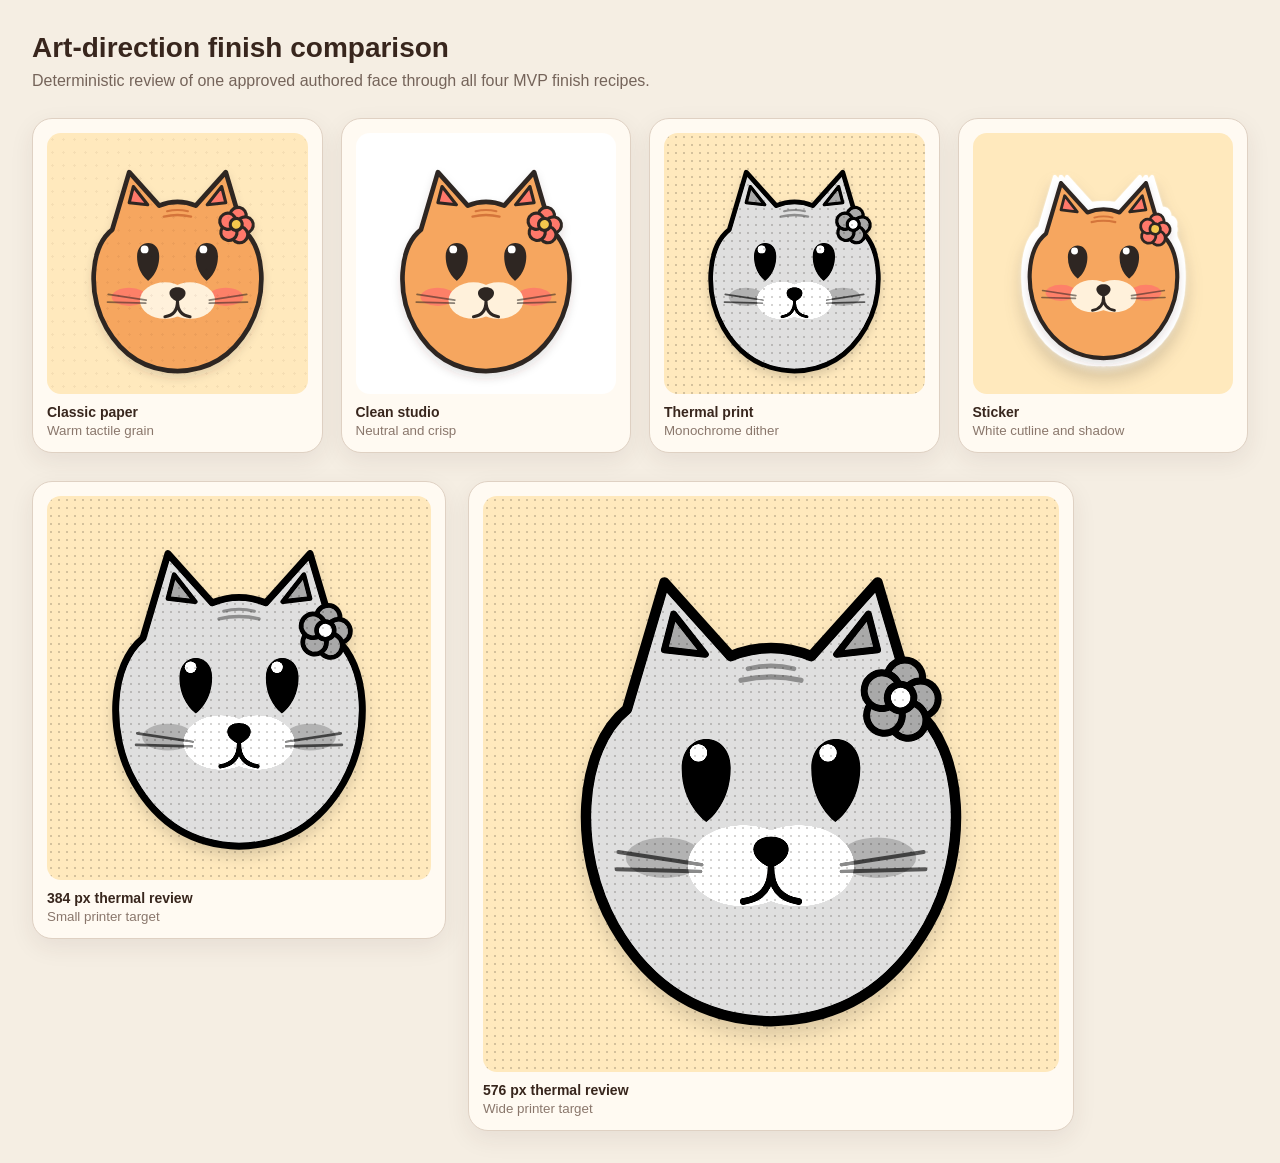
<file: previews/contact-sheets/art-direction-finishes.html>
<!doctype html>
<html lang="en">
<head>
  <meta charset="utf-8" />
  <meta name="viewport" content="width=device-width, initial-scale=1" />
  <title>Cute Face Builder — Finish comparison</title>
  <style>
    * { box-sizing: border-box; }
    body { margin: 0; padding: 32px; background: #f5eee3; color: #38261d; font-family: Arial, Helvetica, sans-serif; }
    h1 { margin: 0 0 8px; font-size: 28px; }
    .intro { margin: 0 0 28px; color: #75645a; }
    .grid { display: grid; grid-template-columns: repeat(4, minmax(220px, 1fr)); gap: 18px; }
    figure { margin: 0; padding: 14px; border: 1px solid #dfd1c3; border-radius: 20px; background: #fffaf2; box-shadow: 0 8px 24px rgba(65, 44, 33, .08); }
    .art { position: relative; overflow: hidden; aspect-ratio: 1; border-radius: 14px; background: #ffe9bd; }
    img { width: 100%; height: 100%; object-fit: contain; display: block; }
    figcaption { display: grid; gap: 3px; margin-top: 10px; }
    strong { font-size: 14px; }
    small { color: #8a776c; }
    .paper::after { content: ""; position: absolute; inset: 0; background-image: radial-gradient(circle, rgba(92,61,42,.18) 0 1px, transparent 1.2px); background-size: 11px 13px; opacity: .34; mix-blend-mode: multiply; }
    .clean { background: #fff; }
    .thermal img { filter: grayscale(1) contrast(1.72) brightness(1.04); }
    .thermal::after { content: ""; position: absolute; inset: 0; background-image: radial-gradient(circle, rgba(45,39,35,.75) 0 1px, transparent 1.2px); background-size: 8px 8px; opacity: .28; mix-blend-mode: multiply; }
    .sticker img { filter: drop-shadow(7px 0 0 #fff) drop-shadow(-7px 0 0 #fff) drop-shadow(0 7px 0 #fff) drop-shadow(0 -7px 0 #fff) drop-shadow(0 12px 9px rgba(61,48,40,.2)); transform: scale(.88); }
    .thermal-sizes { margin-top: 28px; display: flex; align-items: flex-start; gap: 22px; flex-wrap: wrap; }
    .thermal-sizes figure { width: auto; }
    .w384 .art { width: 384px; }
    .w576 .art { width: 576px; }
    @media (max-width: 1100px) { .grid { grid-template-columns: repeat(2, 1fr); } .w576 .art { width: min(576px, 82vw); } }
  </style>
</head>
<body>
  <h1>Art-direction finish comparison</h1>
  <p class="intro">Deterministic review of one approved authored face through all four MVP finish recipes.</p>

  <section class="grid" aria-label="Four finish comparison">
    <figure><div class="art paper"><img src="../../assets/complete-faces/face-mochi-cat.svg" alt="Mochi Cat on classic paper" /></div><figcaption><strong>Classic paper</strong><small>Warm tactile grain</small></figcaption></figure>
    <figure><div class="art clean"><img src="../../assets/complete-faces/face-mochi-cat.svg" alt="Mochi Cat in clean studio" /></div><figcaption><strong>Clean studio</strong><small>Neutral and crisp</small></figcaption></figure>
    <figure><div class="art thermal"><img src="../../assets/complete-faces/face-mochi-cat.svg" alt="Mochi Cat with thermal treatment" /></div><figcaption><strong>Thermal print</strong><small>Monochrome dither</small></figcaption></figure>
    <figure><div class="art sticker"><img src="../../assets/complete-faces/face-mochi-cat.svg" alt="Mochi Cat with sticker cutline" /></div><figcaption><strong>Sticker</strong><small>White cutline and shadow</small></figcaption></figure>
  </section>

  <section class="thermal-sizes" aria-label="Thermal output size review">
    <figure class="w384"><div class="art thermal"><img src="../../assets/complete-faces/face-mochi-cat.svg" alt="Thermal treatment at 384 pixels" /></div><figcaption><strong>384 px thermal review</strong><small>Small printer target</small></figcaption></figure>
    <figure class="w576"><div class="art thermal"><img src="../../assets/complete-faces/face-mochi-cat.svg" alt="Thermal treatment at 576 pixels" /></div><figcaption><strong>576 px thermal review</strong><small>Wide printer target</small></figcaption></figure>
  </section>
</body>
</html>
</file>
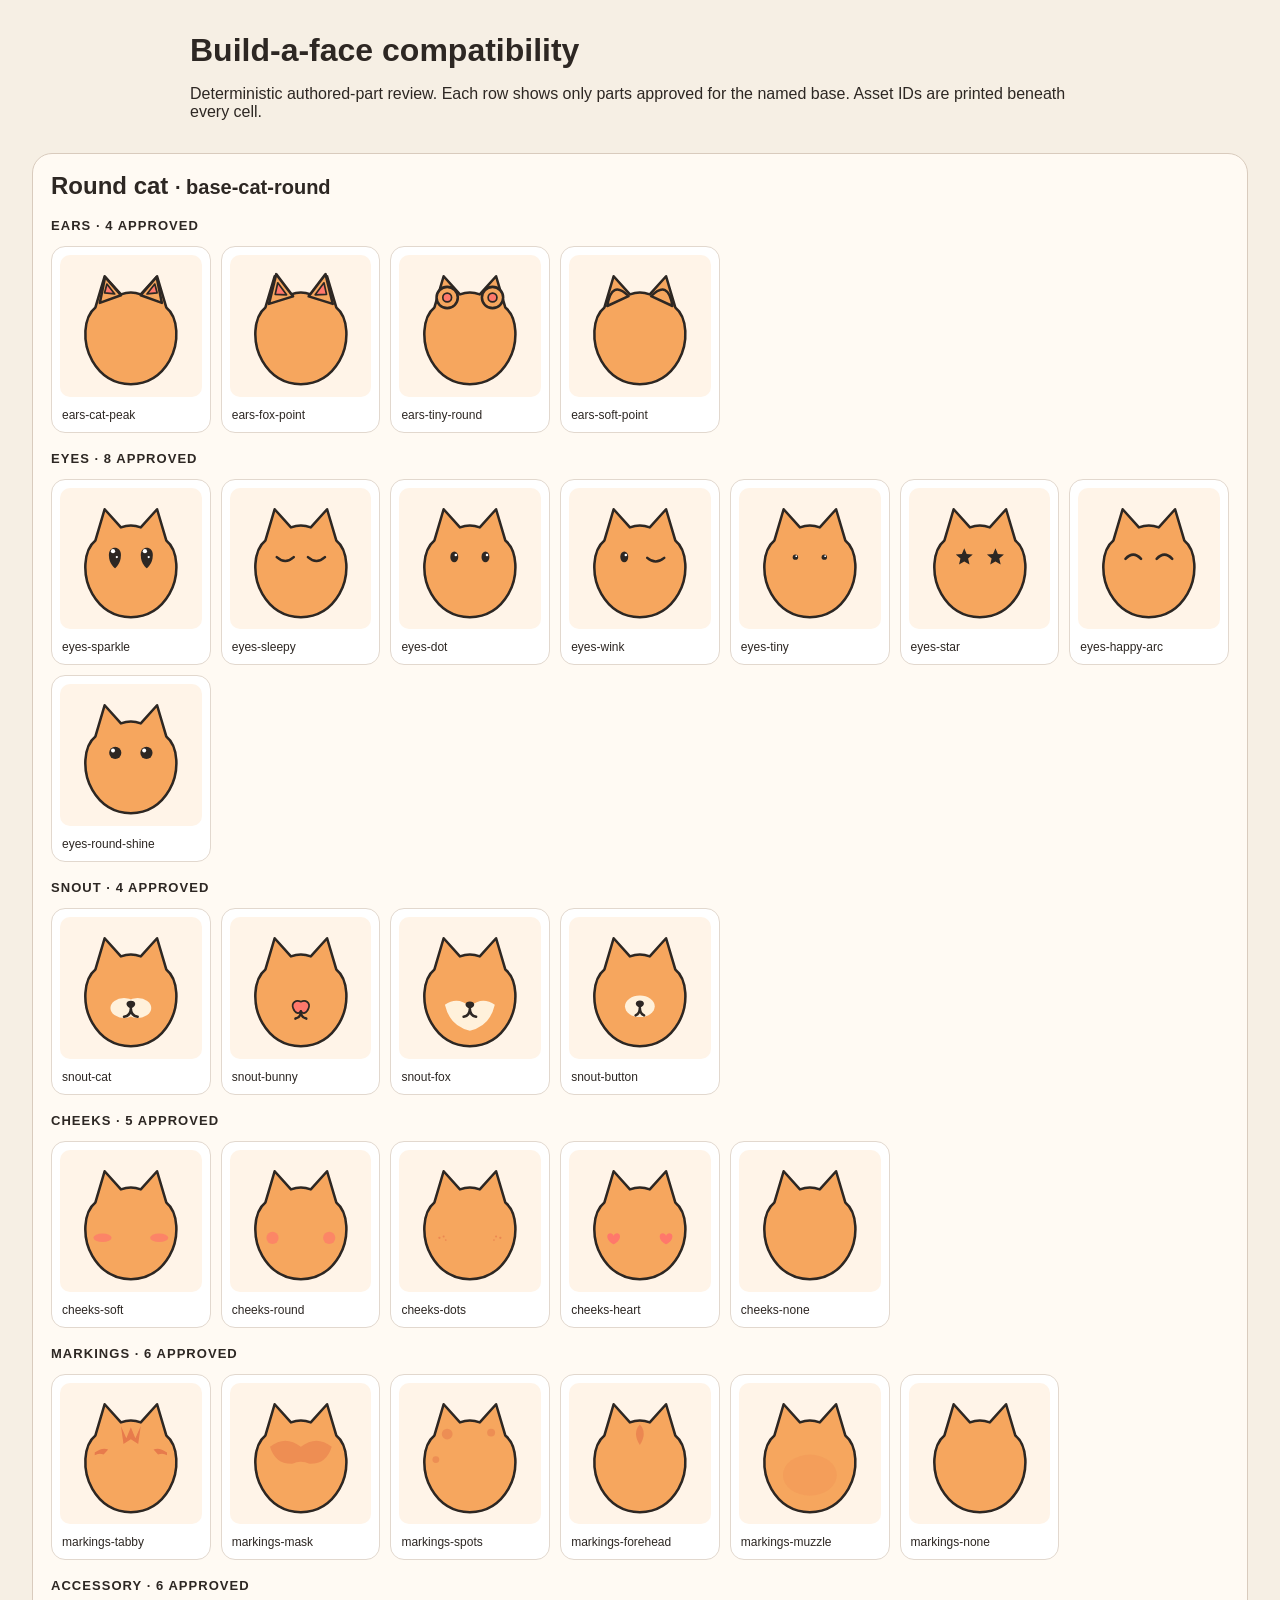
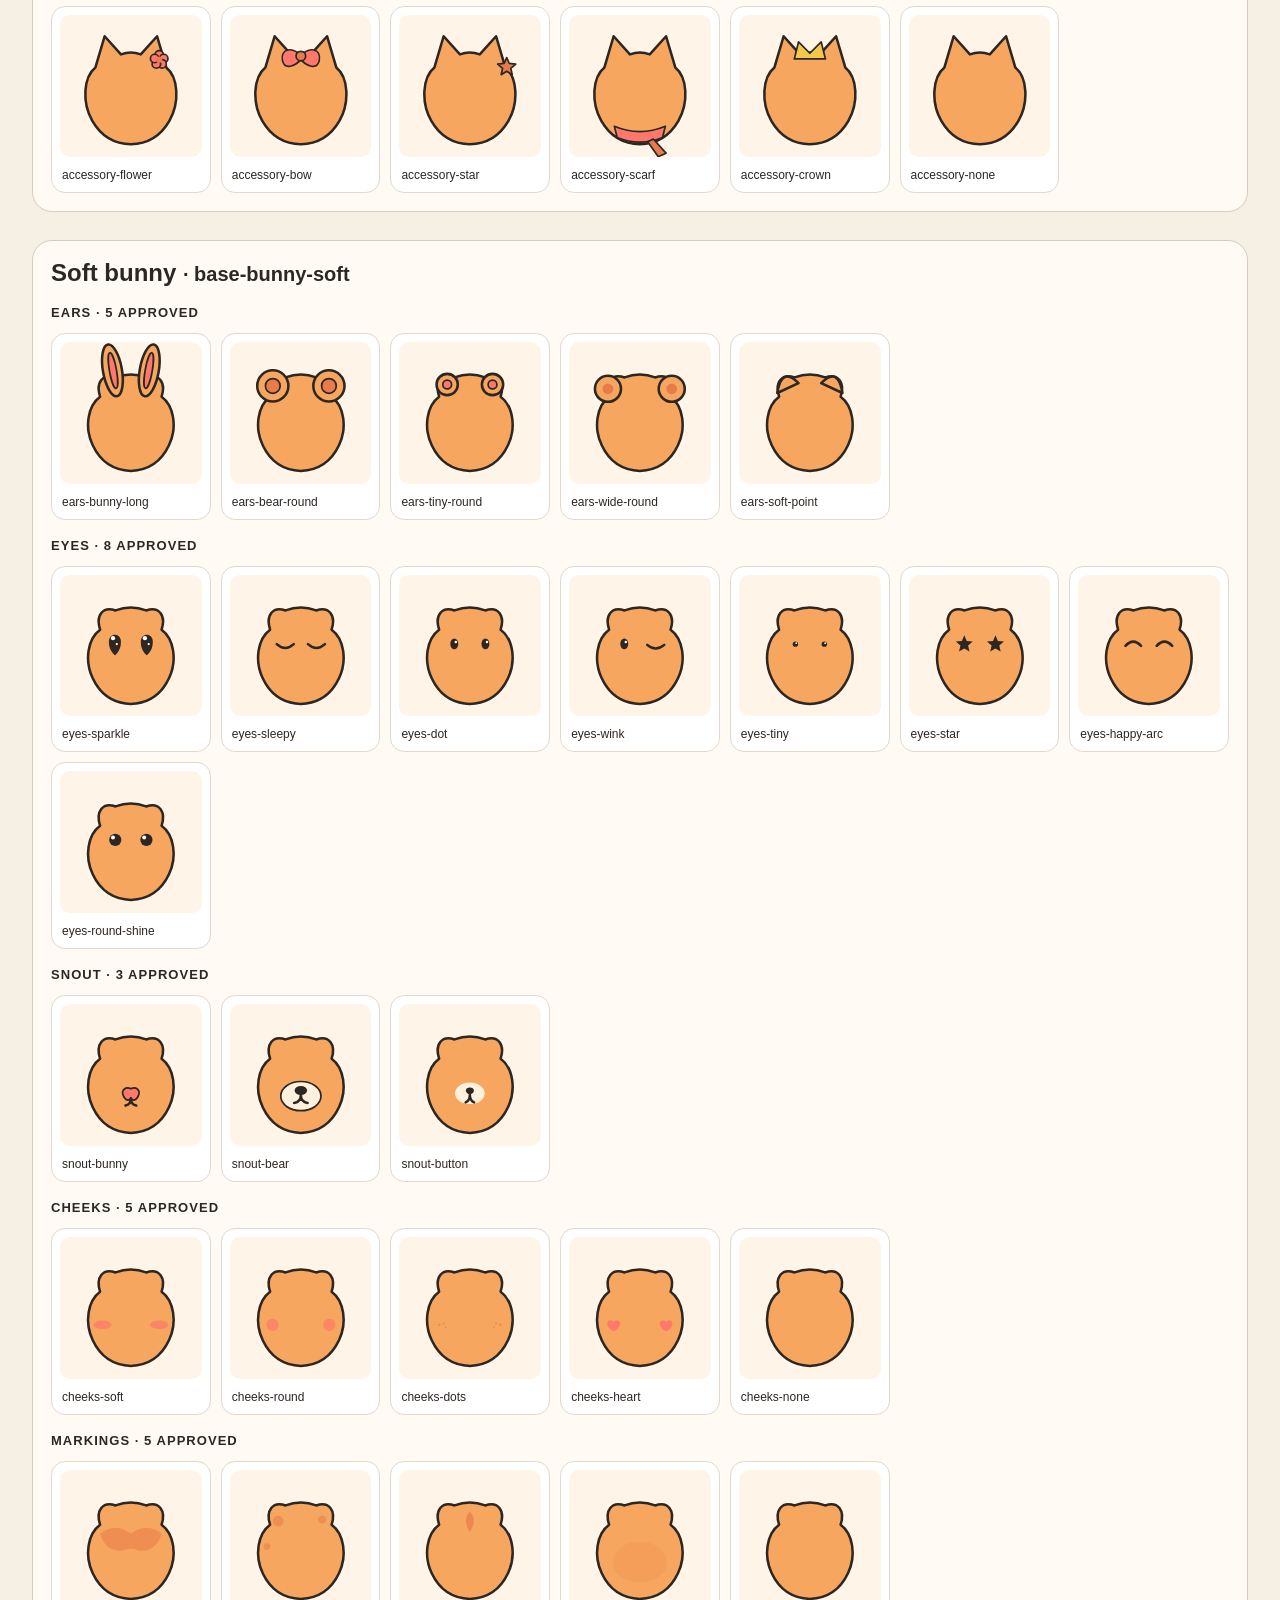
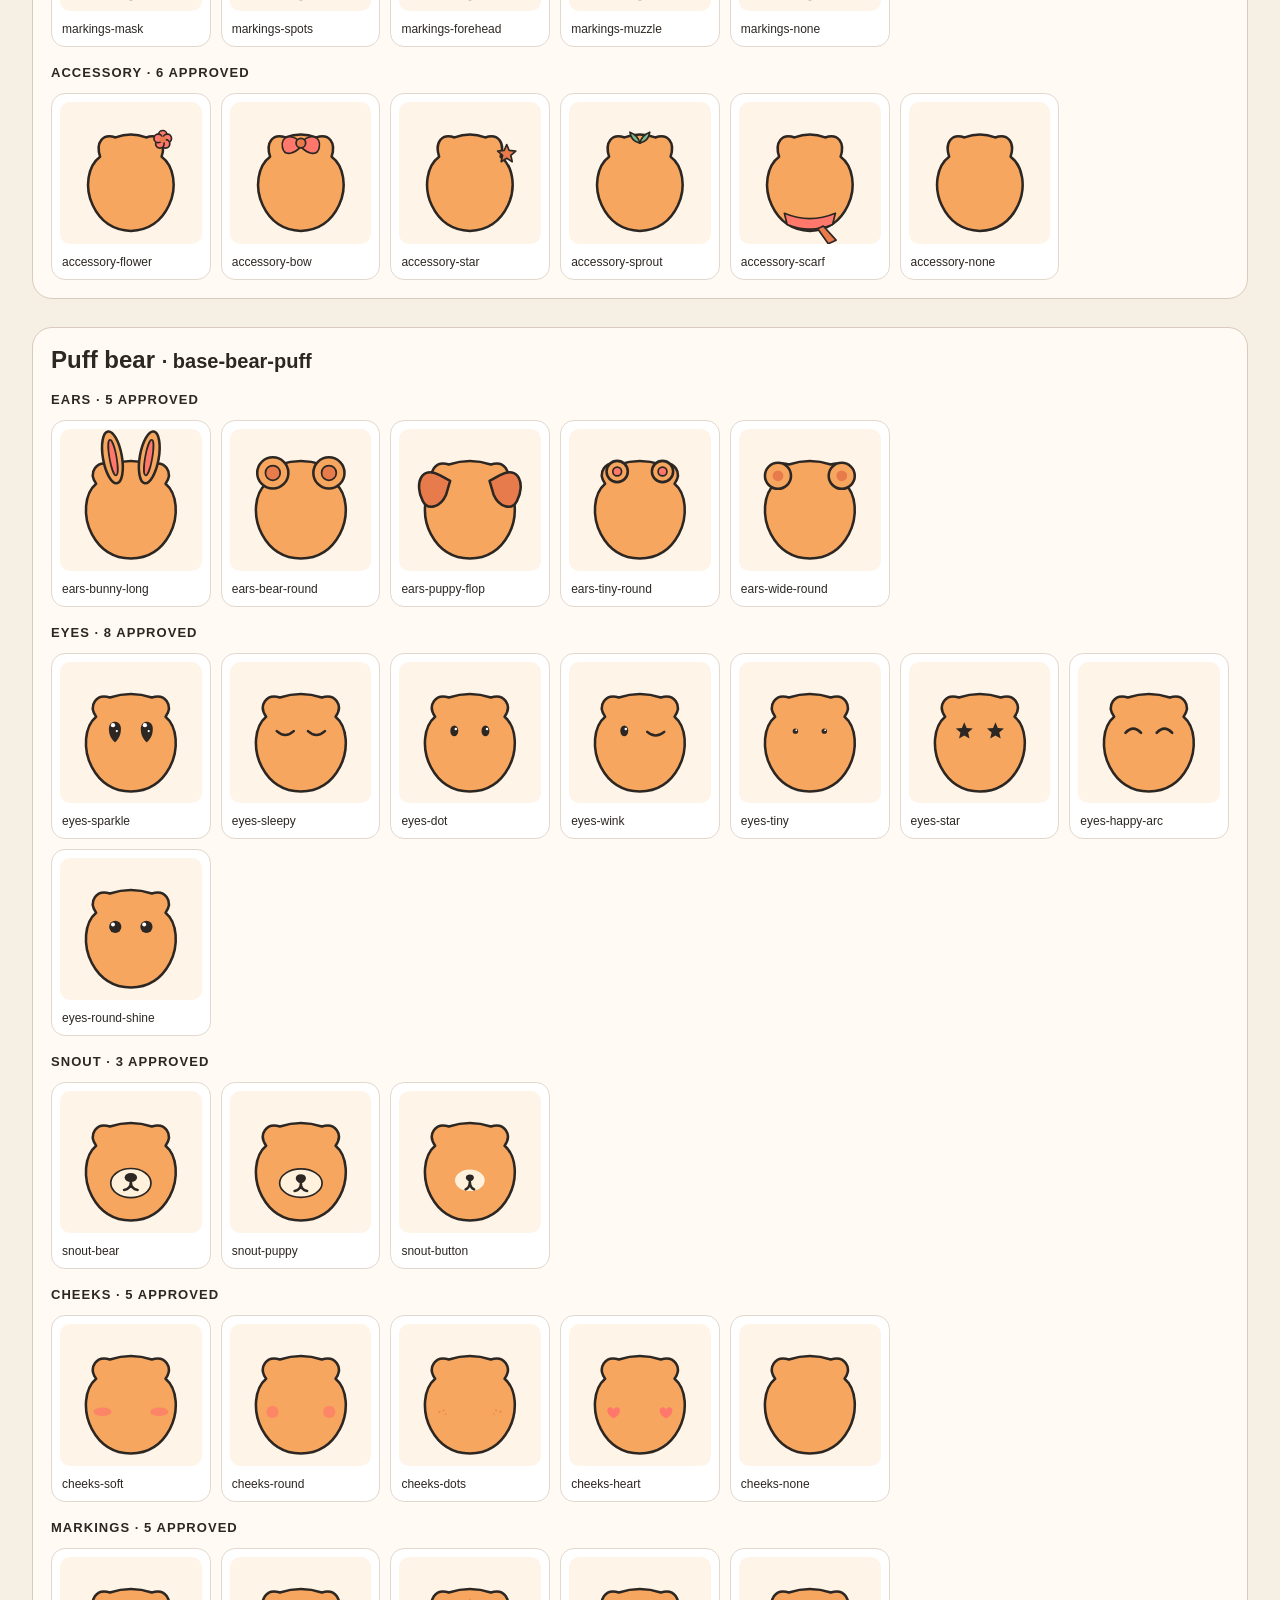
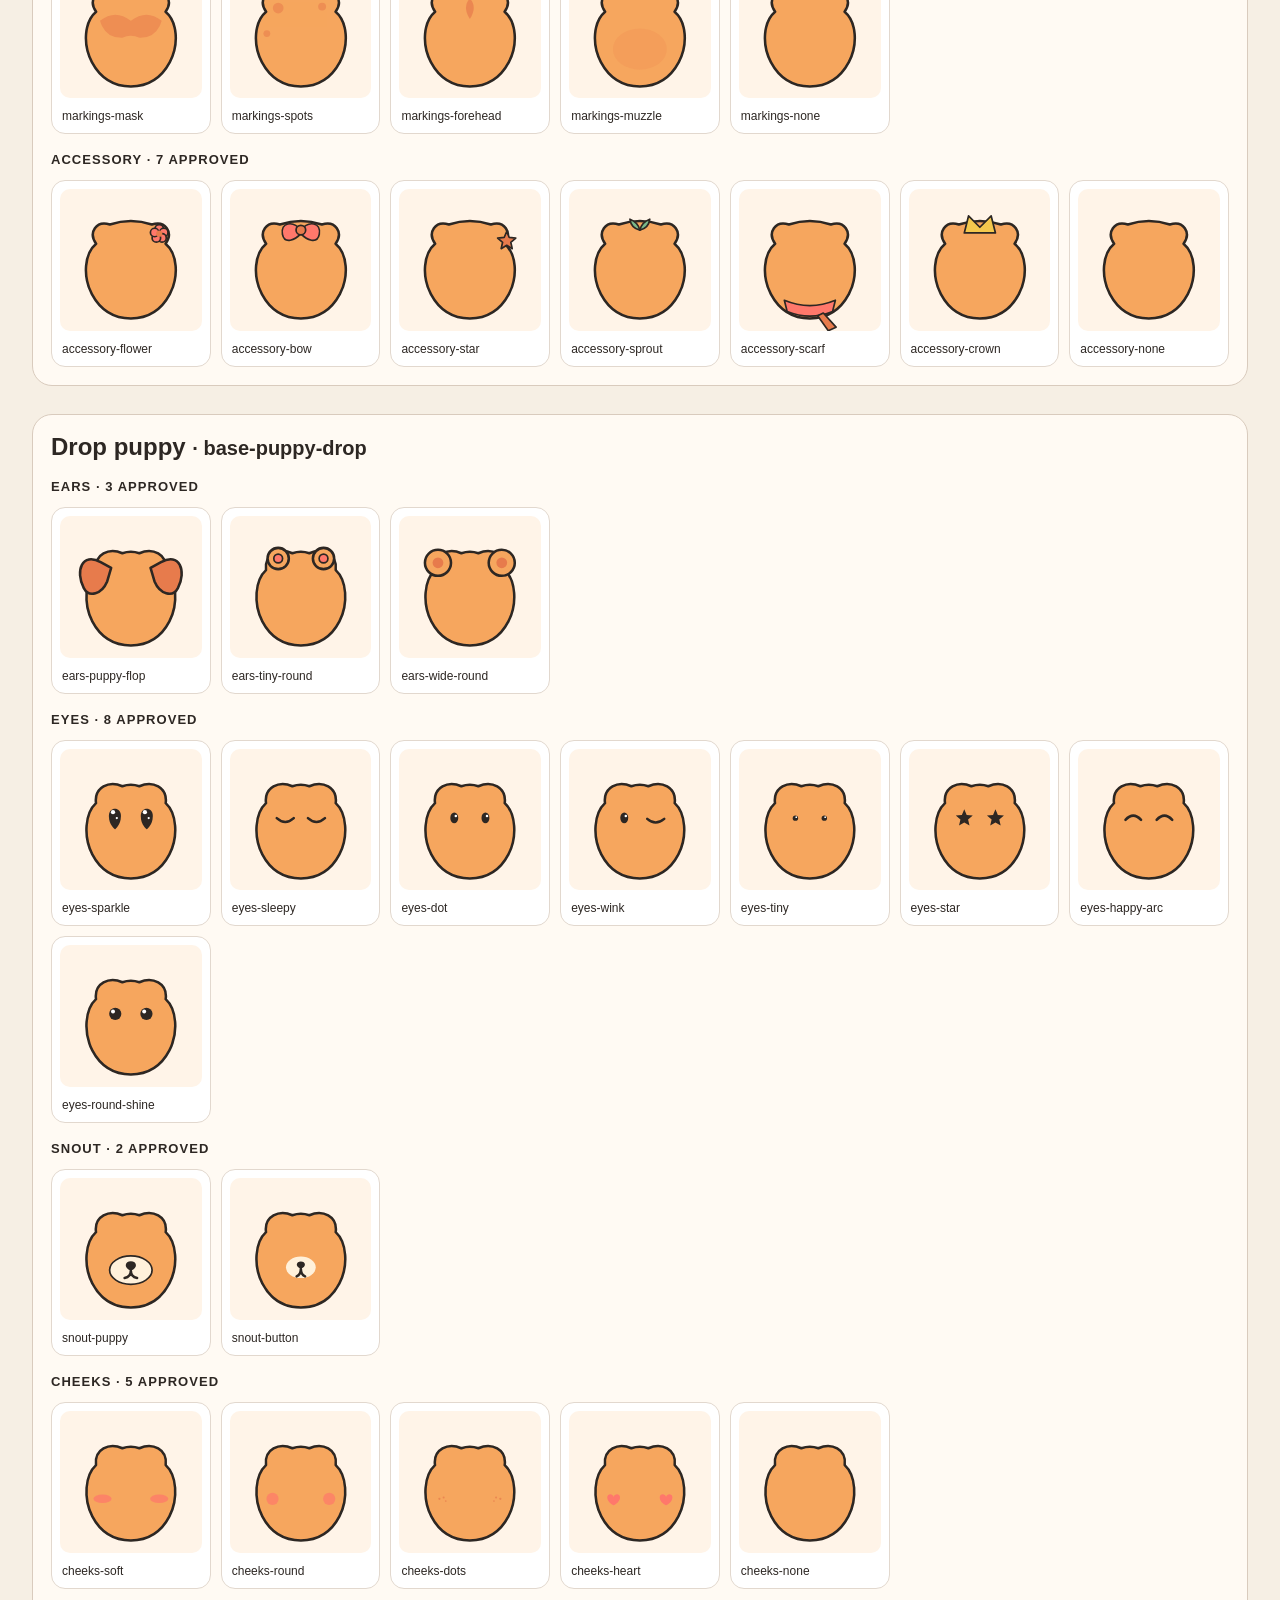
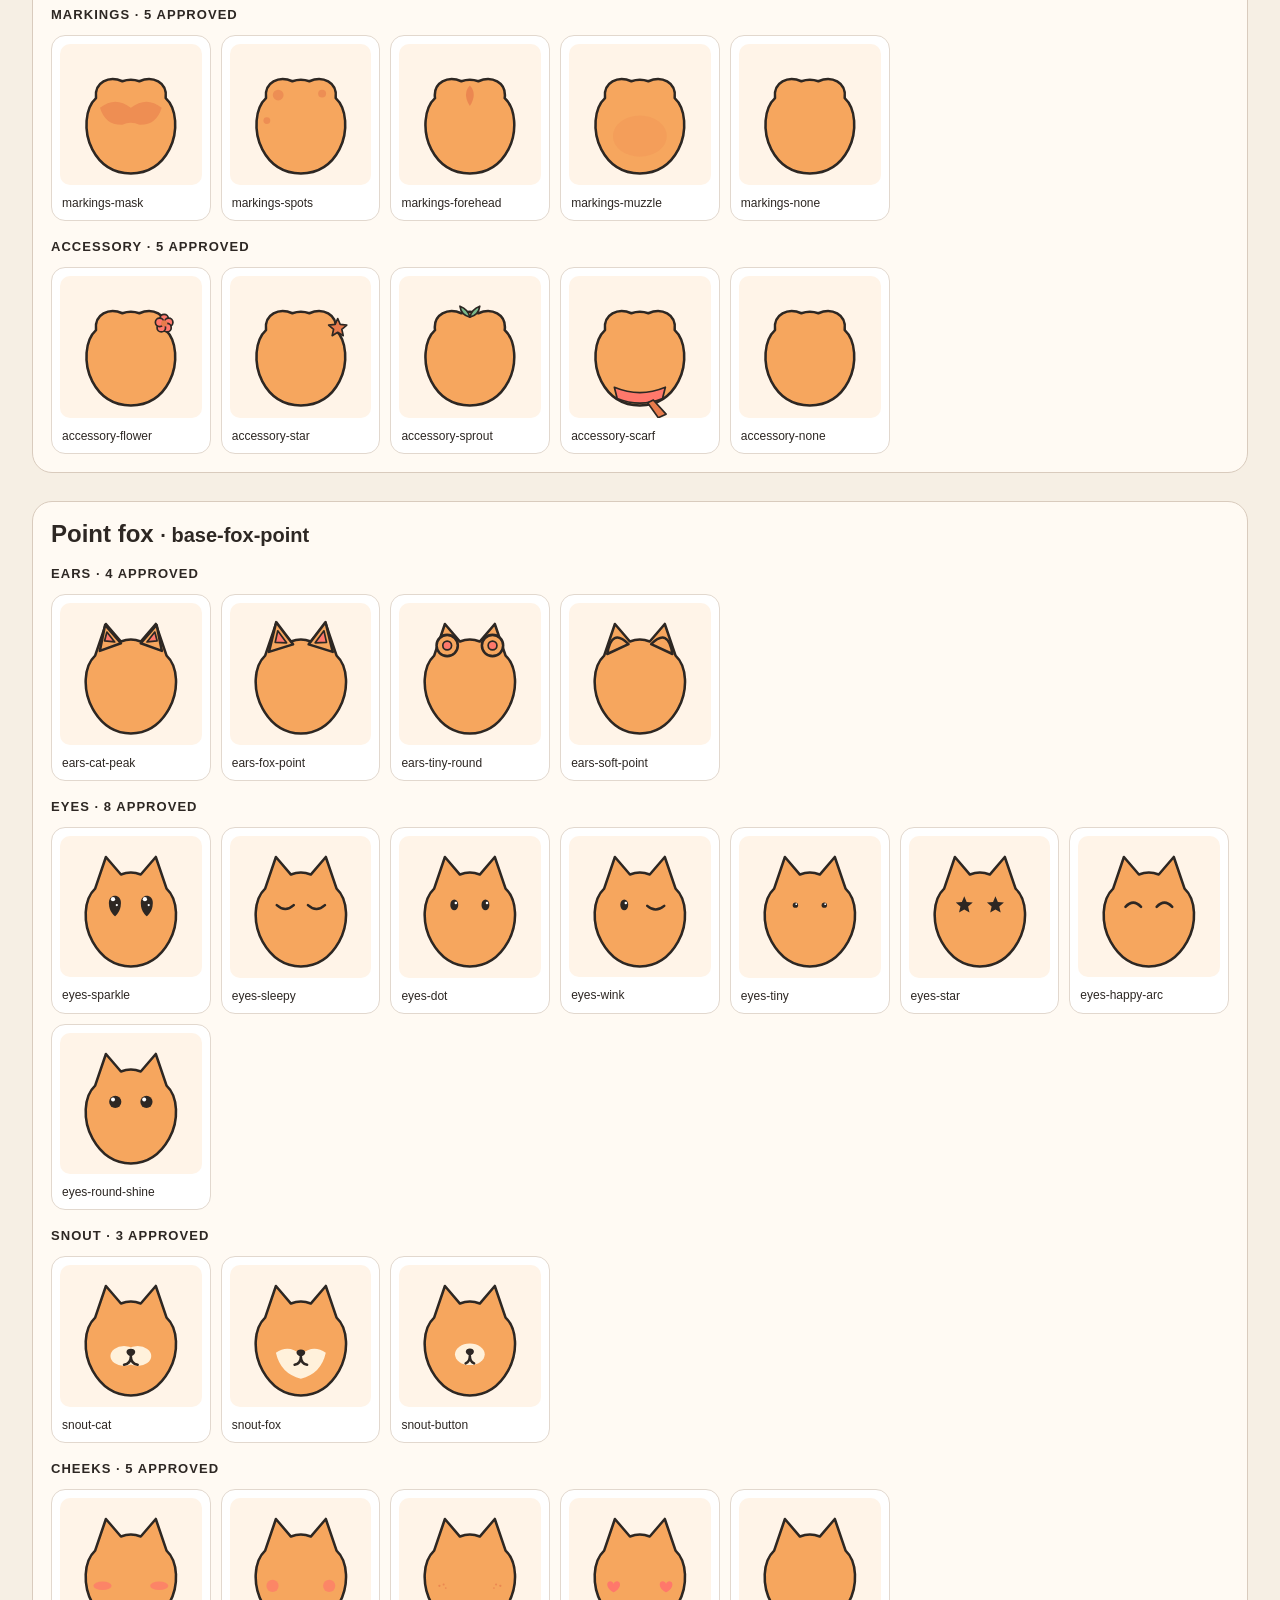
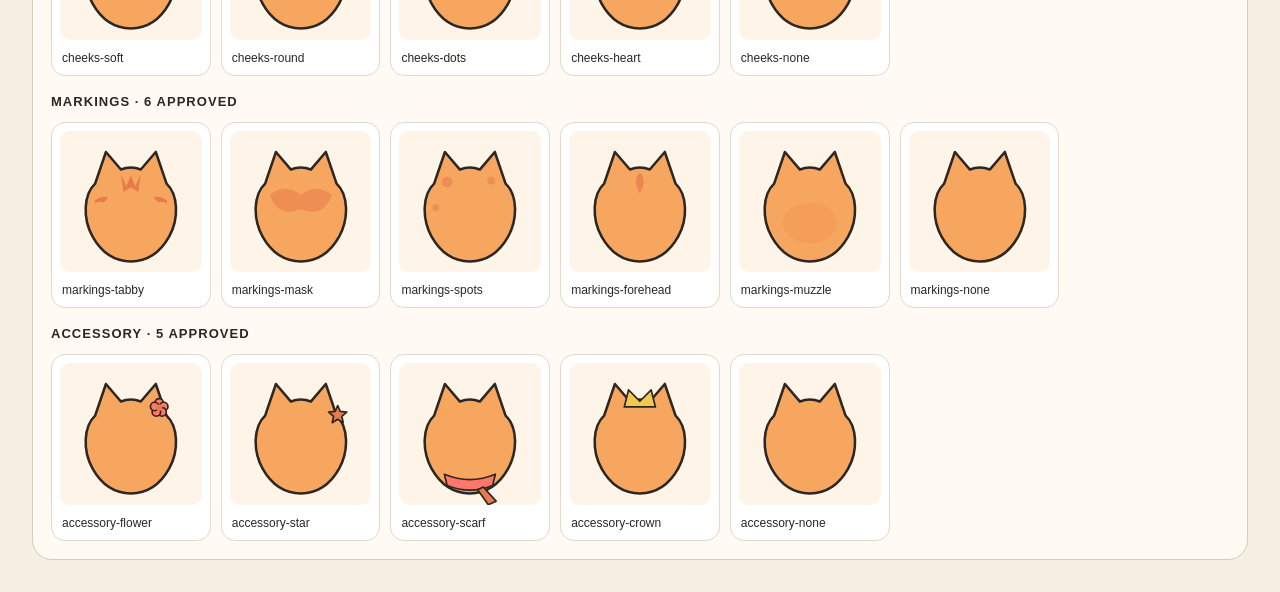
<file: previews/contact-sheets/build-face-compatibility.html>
<!doctype html>
<html lang="en">
<head>
<meta charset="utf-8">
<meta name="viewport" content="width=device-width,initial-scale=1">
<title>Cute Build-a-face compatibility sheet</title>
<style>
:root{font-family:Arial,sans-serif;color:#2d2723;background:#f6efe4}body{margin:0;padding:32px}header{max-width:900px;margin:0 auto 32px}h1{margin:0 0 8px}.sheet{display:grid;gap:28px;max-width:1500px;margin:auto}.base{background:#fffaf3;border:1px solid #d9cbbd;border-radius:20px;padding:18px}.base h2{margin:0 0 14px}.category{margin-top:18px}.category h3{font-size:13px;text-transform:uppercase;letter-spacing:.08em}.grid{display:grid;grid-template-columns:repeat(auto-fill,minmax(150px,1fr));gap:10px}.card{background:white;border:1px solid #e2d8ce;border-radius:14px;padding:8px}.card svg{width:100%;aspect-ratio:1;background:#fff4e8;border-radius:10px}.card p{font-size:12px;margin:7px 2px 2px;overflow-wrap:anywhere}.face-ink{stroke:#2d2723;stroke-width:18;stroke-linejoin:round;stroke-linecap:round}.detail-ink{stroke:#2d2723;stroke-width:12;stroke-linejoin:round;stroke-linecap:round}.detail-line{stroke:#2d2723;stroke-width:18;stroke-linejoin:round;stroke-linecap:round}</style>
</head>
<body>
<header><h1>Build-a-face compatibility</h1><p>Deterministic authored-part review. Each row shows only parts approved for the named base. Asset IDs are printed beneath every cell.</p></header>
<main class="sheet" id="sheet"></main>
<script src="../../assets/build-face-manifest.js"></script>
<script>
const m=window.CuteBuildFaceManifest;
const colors='--head:#f6a65e;--secondary:#e77b4c;--muzzle:#fff1db;--blush:#ff786b';
const bases=m.assets.filter(a=>a.type==='base');
const types=m.categories.slice(1);
const sheet=document.getElementById('sheet');
for(const base of bases){
 const section=document.createElement('section');section.className='base';section.innerHTML=`<h2>${base.label} <small>· ${base.id}</small></h2>`;
 for(const type of types){
  const items=m.assets.filter(a=>a.type===type&&a.compatibleBases.includes(base.id));
  const row=document.createElement('div');row.className='category';row.innerHTML=`<h3>${type} · ${items.length} approved</h3><div class="grid"></div>`;
  const grid=row.querySelector('.grid');
  for(const item of items){const o=item.overrides?.[base.id]||{};const card=document.createElement('article');card.className='card';card.innerHTML=`<svg viewBox="0 0 1000 1000"><g style="${colors}">${base.markup}</g><g style="${colors}" transform="translate(${o.x||0} ${o.y||0}) rotate(${o.rotation||0} 500 500) scale(${o.scale||1})">${item.markup}</g></svg><p>${item.id}</p>`;grid.append(card)}
  section.append(row);
 }
 sheet.append(section);
}
</script>
</body>
</html>
</file>
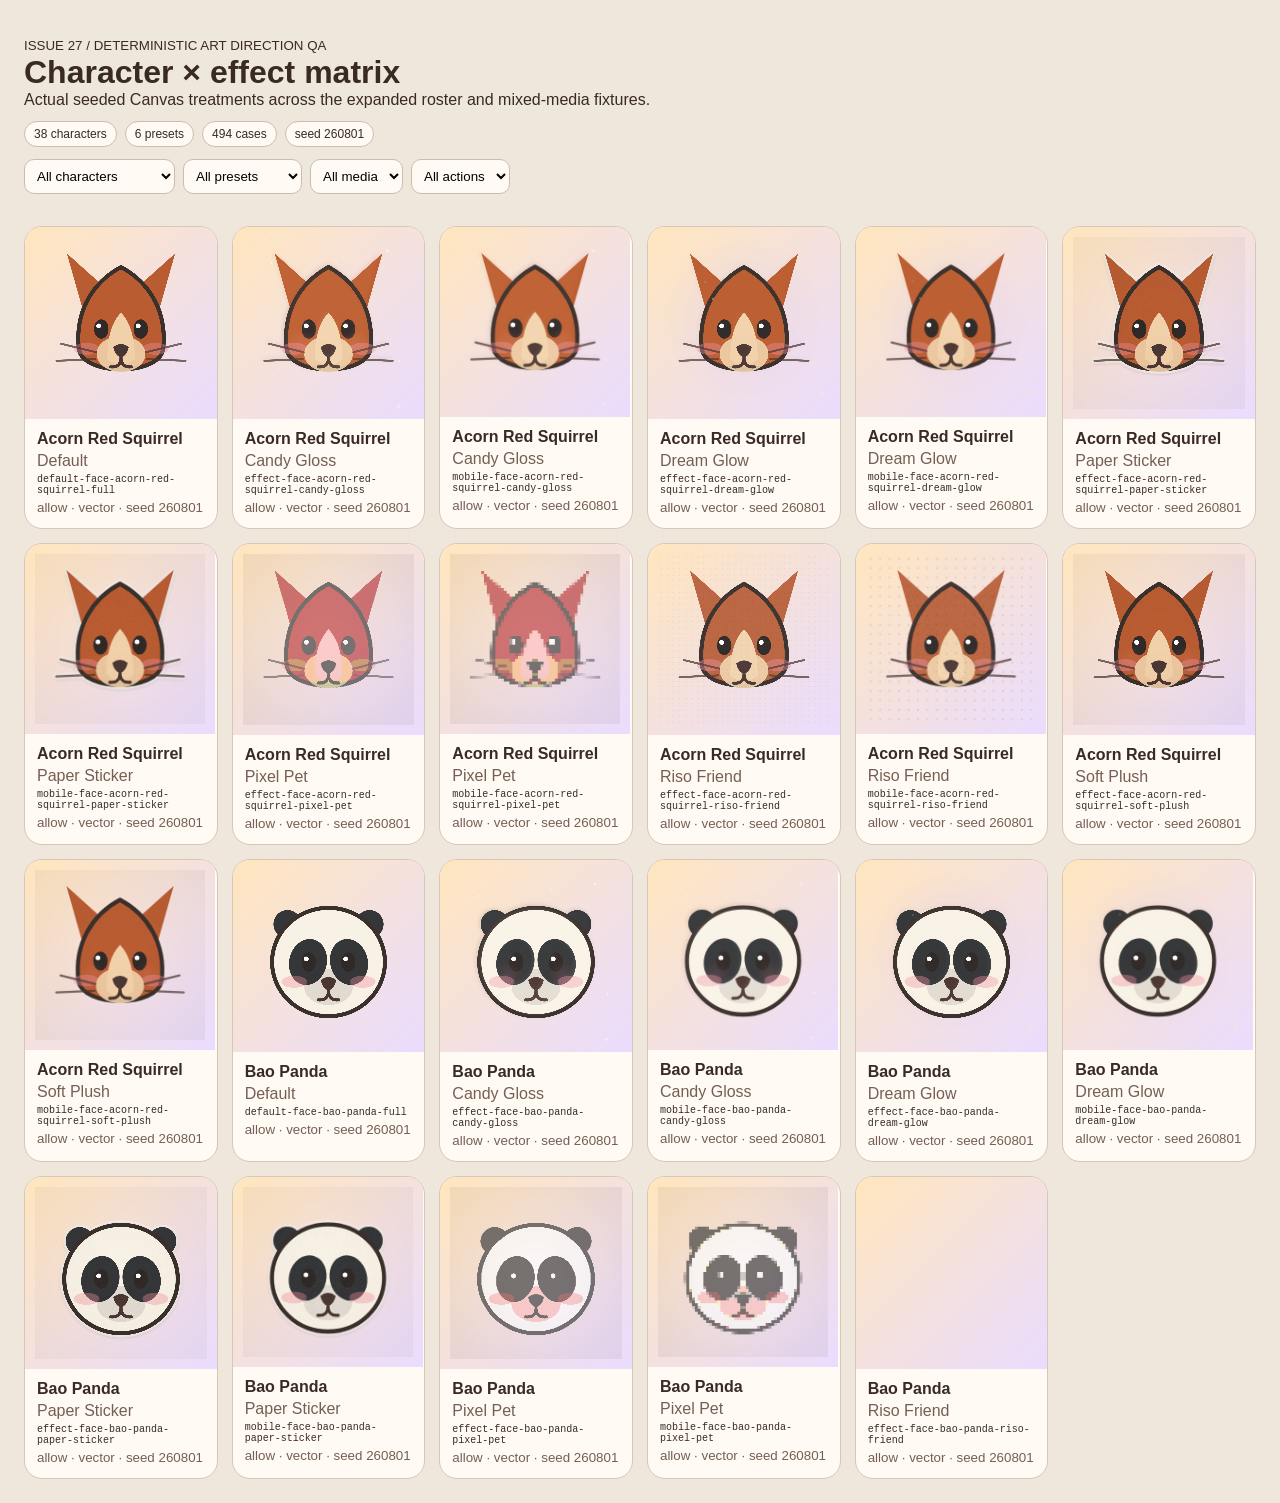
<file: previews/contact-sheets/character-effects-matrix.html>
<!doctype html>
<html lang="en">
<head>
  <meta charset="utf-8" />
  <meta name="viewport" content="width=device-width, initial-scale=1" />
  <title>Cute — Character × effect matrix</title>
  <style>
    *{box-sizing:border-box}:root{font-family:Arial,Helvetica,sans-serif;color:#392a24;background:#efe7dc}body{margin:0;padding:24px}header{display:grid;gap:12px;margin-bottom:20px;position:sticky;top:0;z-index:3;background:rgba(239,231,220,.94);backdrop-filter:blur(12px);padding:12px 0}h1,p{margin:0}.summary,.filters{display:flex;flex-wrap:wrap;gap:8px}.summary span{border:1px solid #cbbcae;border-radius:999px;padding:5px 9px;background:#fffaf3;font-size:12px}.filters select{border:1px solid #cbbcae;border-radius:10px;background:#fffaf3;padding:8px}main{display:grid;grid-template-columns:repeat(auto-fill,minmax(190px,1fr));gap:14px}.case{min-width:0;border:1px solid #d6c7b8;border-radius:18px;overflow:hidden;background:#fffaf3}.art{aspect-ratio:1;display:grid;place-items:center;padding:10px;background:linear-gradient(135deg,#ffe6bd,#eadcff)}.art.is-mobile{max-height:190px}.art canvas{display:block;width:100%;height:100%}.meta{display:grid;gap:4px;padding:11px 12px 13px}.meta span,.meta small{color:#755f54}code{overflow-wrap:anywhere;font-size:10px}.is-blocked{border-style:dashed}.blocked{max-width:150px;text-align:center;font-size:12px}.case[hidden]{display:none}.render-error{font-size:11px;color:#9c3428;padding:12px}@media(max-width:520px){body{padding:10px}main{grid-template-columns:repeat(2,minmax(0,1fr));gap:8px}.meta{padding:8px}.meta code{display:none}}
  </style>
</head>
<body>
  <header>
    <div><small>ISSUE 27 / DETERMINISTIC ART DIRECTION QA</small><h1>Character × effect matrix</h1><p>Actual seeded Canvas treatments across the expanded roster and mixed-media fixtures.</p></div>
    <div class="summary" id="summary"><span>Loading authored inputs…</span></div>
    <div class="filters"><select id="characterFilter"><option value="">All characters</option></select><select id="presetFilter"><option value="">All presets</option><option value="default">Default</option></select><select id="mediaFilter"><option value="">All media</option><option value="vector">Vector</option><option value="raster">Raster</option><option value="mixed">Mixed</option></select><select id="actionFilter"><option value="">All actions</option><option value="allow">Allow</option><option value="reduce">Reduce</option><option value="replace">Replace</option><option value="block">Block</option></select></div>
  </header>
  <main id="matrix"></main>
  <script src="../../mixed-asset-v2.js"></script>
  <script src="../../effects.js"></script>
  <script>
    const BASE="../../"; const stable=(...parts)=>parts.filter(Boolean).join("--").toLowerCase().replace(/[^a-z0-9-]+/g,"-").replace(/-{2,}/g,"-").replace(/^-|-$/g,"");
    const fetchJson=(file)=>fetch(BASE+file,{cache:"no-cache"}).then(response=>{if(!response.ok)throw new Error(file+" "+response.status);return response.json()});
    const rosterRules=(value)=>value==="reduce-plush"?{reduce:["soft-plush"]}:value==="replace-plush-with-gloss"?{replace:{"soft-plush":"candy-gloss"}}:{};
    function normalize(manifest,roster,mixed){const canonical=manifest.assets.filter(asset=>asset.type==="complete-face").map(asset=>({...asset,mediaMode:["png","webp"].includes(asset.format)?"raster":"vector",layers:null}));const expansion=roster.characters.map(item=>({...item,type:"complete-face",mediaMode:["png","webp"].includes(item.format)?"raster":"vector",effectCompatibility:rosterRules(item.compatibility?.effects),layers:null}));const fixtures=mixed.fixtures.map(item=>({id:item.id,label:item.label,mediaMode:item.mediaMode,sourceFile:item.previewFile,nativeCanvas:mixed.canonicalCanvas,exportBounds:item.exportBounds,effectCompatibility:{},layers:item.layers}));return [...new Map([...canonical,...expansion,...fixtures].map(item=>[item.id,item])).values()].sort((a,b)=>a.id.localeCompare(b.id))}
    function mergedRules(character,compat){const extra=compat.rules.find(rule=>rule.characterId===character.id)||{};const base=character.effectCompatibility||{};return{block:[...new Set([...(base.block||[]),...(extra.block||[])])],reduce:[...new Set([...(base.reduce||[]),...(extra.reduce||[])])],replace:{...(base.replace||{}),...(extra.replace||{})}}}
    function resolveAction(rules,preset){if(rules.block.includes(preset))return{action:"block",effective:preset,intensity:0};if(rules.replace[preset])return{action:"replace",effective:rules.replace[preset],intensity:1};if(rules.reduce.includes(preset))return{action:"reduce",effective:preset,intensity:.55};return{action:"allow",effective:preset,intensity:1}}
    async function loadImage(source){return new Promise((resolve,reject)=>{const image=new Image();image.onload=()=>resolve(image);image.onerror=()=>reject(new Error("Unable to load "+source));image.src=BASE+source})}
    async function renderCase(test,canvas,config){if(test.layers){await CuteMixedAssets.compose(canvas,test.layers.map(layer=>({...layer,sourceFile:BASE+layer.sourceFile})),{width:test.width,height:test.height,pixelRatio:1,maxPixelRatio:1,canonicalCanvas:{width:1000,height:1000},showPlaceholders:true})}else{const image=await loadImage(test.assetPath);const context=canvas.getContext("2d",{willReadFrequently:true});context.clearRect(0,0,canvas.width,canvas.height);context.drawImage(image,0,0,canvas.width,canvas.height)}if(test.effective){const resolved=CuteEffects.resolvePreset(config,test.effective).map(effect=>({...effect,intensity:Number(effect.intensity??effect.defaults?.intensity??0)*test.intensity}));CuteEffects.apply(canvas,resolved,{seed:test.seed,particleLimit:test.viewport==="mobile-thumbnail"?36:84})}}
    function card(test){const article=document.createElement("article");article.className="case"+(test.action==="block"?" is-blocked":"");article.id=test.testId;article.dataset.character=test.characterId;article.dataset.preset=test.presetId||"default";article.dataset.media=test.mediaMode;article.dataset.action=test.action;const label=test.action==="replace"?"replace → "+test.effective:test.action;article.innerHTML=`<div class="art${test.viewport==="mobile-thumbnail"?" is-mobile":""}">${test.action==="block"?'<div class="blocked">Blocked by compatibility rule</div>':`<canvas width="${test.width}" height="${test.height}"></canvas>`}</div><div class="meta"><strong>${test.characterLabel}</strong><span>${test.presetLabel}</span><code>${test.testId}</code><small>${label} · ${test.mediaMode} · seed ${test.seed}</small></div>`;return article}
    function applyFilters(){for(const item of document.querySelectorAll(".case")){item.hidden=[["character",characterFilter.value],["preset",presetFilter.value],["media",mediaFilter.value],["action",actionFilter.value]].some(([key,value])=>value&&item.dataset[key]!==value)}}
    (async()=>{const[manifest,roster,mixed,effects,compat]=await Promise.all([fetchJson("assets/manifest.json"),fetchJson("assets/roster-expansion.json"),fetchJson("assets/mixed-asset-fixtures.json"),fetchJson("assets/effects-presets.json"),fetchJson("assets/effect-compatibility.json")]);const characters=normalize(manifest,roster,mixed);const presets=[...effects.presets].sort((a,b)=>a.id.localeCompare(b.id));for(const character of characters)characterFilter.add(new Option(character.label,character.id));for(const preset of presets)presetFilter.add(new Option(preset.label,preset.id));const tests=[];for(const character of characters){const rules=mergedRules(character,compat);tests.push({testId:stable("default",character.id,"full"),characterId:character.id,characterLabel:character.label,presetId:null,presetLabel:"Default",effective:null,seed:effects.defaultSeed,action:"allow",intensity:0,assetPath:character.sourceFile,mediaMode:character.mediaMode,viewport:"full",width:1000,height:1000,layers:character.layers});for(const preset of presets){const result=resolveAction(rules,preset.id);for(const viewport of["full","mobile-thumbnail"])tests.push({testId:stable(viewport==="full"?"effect":"mobile",character.id,preset.id),characterId:character.id,characterLabel:character.label,presetId:preset.id,presetLabel:preset.label,effective:result.effective,seed:effects.defaultSeed,action:result.action,intensity:result.intensity,assetPath:character.sourceFile,mediaMode:character.mediaMode,viewport,width:viewport==="full"?1000:180,height:viewport==="full"?1000:180,layers:character.layers})}}summary.innerHTML=`<span>${characters.length} characters</span><span>${presets.length} presets</span><span>${tests.length} cases</span><span>seed ${effects.defaultSeed}</span>`;for(const test of tests){const element=card(test);matrix.append(element);const canvas=element.querySelector("canvas");if(canvas)try{await renderCase(test,canvas,effects)}catch(error){canvas.replaceWith(Object.assign(document.createElement("div"),{className:"render-error",textContent:error.message}));element.dataset.renderError="true"}}document.body.dataset.renderComplete="true";window.dispatchEvent(new CustomEvent("cute:character-effects-matrix-rendered"))})().catch(error=>{summary.innerHTML=`<span>Matrix failed: ${error.message}</span>`;console.error(error)});
    for(const control of document.querySelectorAll(".filters select"))control.addEventListener("change",applyFilters);
  </script>
</body>
</html>
</file>
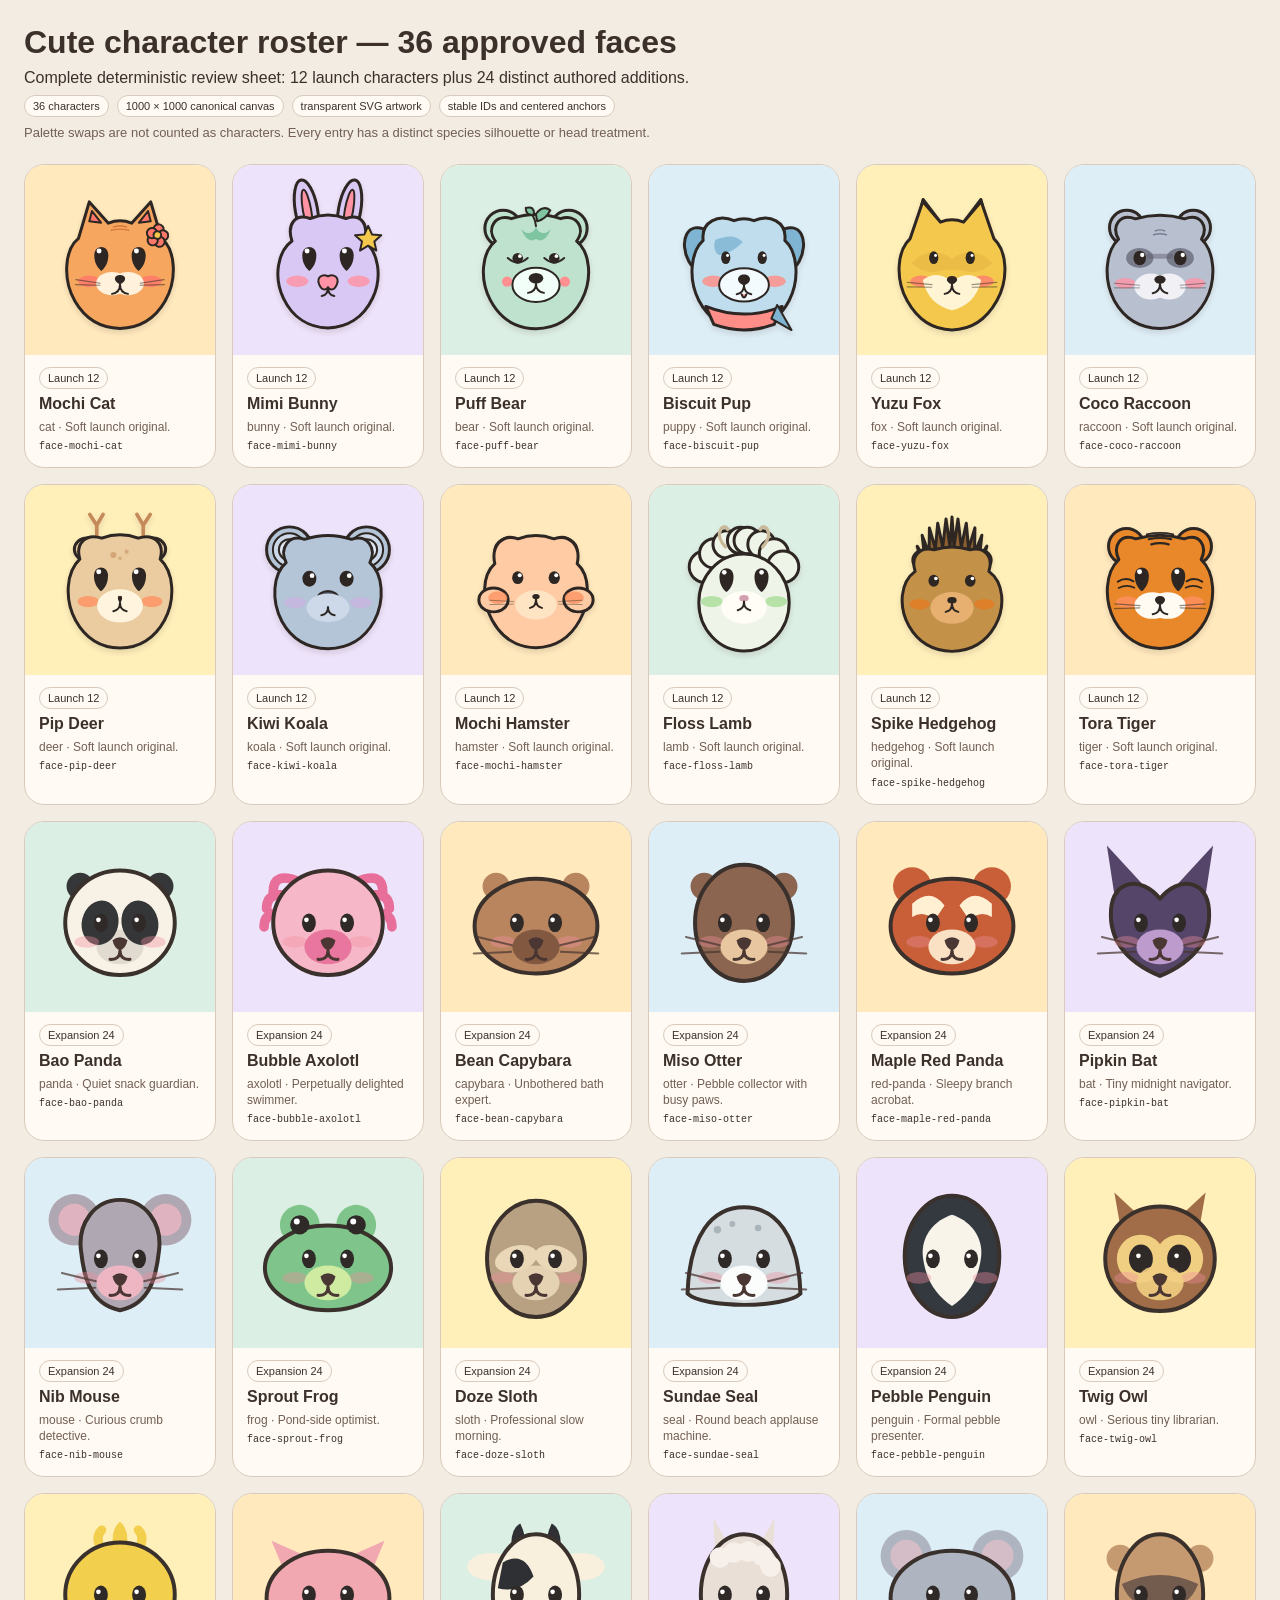
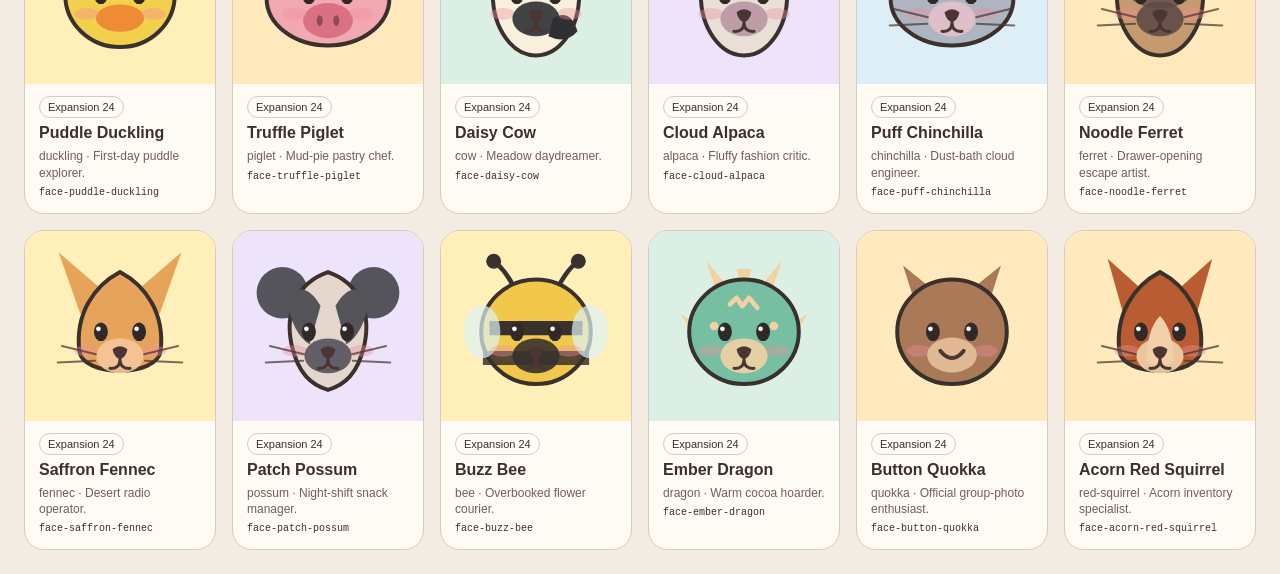
<file: previews/contact-sheets/character-roster-36.html>
<!doctype html>
<html lang="en"><head><meta charset="utf-8"><meta name="viewport" content="width=device-width,initial-scale=1">
<title>Cute — Complete 36 character roster</title>
<style>
*{box-sizing:border-box}:root{font-family:Arial,Helvetica,sans-serif;color:#3c302b;background:#f2ece3}body{margin:0;padding:24px}header{display:grid;gap:8px;margin-bottom:24px}h1,p{margin:0}.summary{display:flex;gap:8px;flex-wrap:wrap}.summary span,.meta>span{font-size:11px;border:1px solid #d8cbbd;border-radius:999px;padding:4px 8px;background:#fffaf3}main{display:grid;grid-template-columns:repeat(auto-fill,minmax(190px,1fr));gap:16px}article{background:#fffaf3;border:1px solid #d8cbbd;border-radius:20px;overflow:hidden}.art{aspect-ratio:1;background:var(--bg);padding:12px;display:grid;place-items:center}img{width:100%;height:100%;object-fit:contain}.meta{display:grid;gap:6px;padding:12px 14px 15px}.meta>span{justify-self:start}h2{font-size:16px;margin:0}.meta p{font-size:12px;line-height:1.35;color:#725f55}code{font-size:10px;overflow-wrap:anywhere}.note{font-size:13px;color:#725f55}
</style></head><body><header><h1>Cute character roster — 36 approved faces</h1><p>Complete deterministic review sheet: 12 launch characters plus 24 distinct authored additions.</p><div class="summary"><span>36 characters</span><span>1000 × 1000 canonical canvas</span><span>transparent SVG artwork</span><span>stable IDs and centered anchors</span></div><p class="note">Palette swaps are not counted as characters. Every entry has a distinct species silhouette or head treatment.</p></header><main><article data-batch="Launch 12"><div class="art" style="--bg:#FFE9BD"><img src="../../assets/complete-faces/face-mochi-cat.svg" alt="" loading="lazy" /></div><div class="meta"><span>Launch 12</span><h2>Mochi Cat</h2><p>cat · Soft launch original.</p><code>face-mochi-cat</code></div></article>
<article data-batch="Launch 12"><div class="art" style="--bg:#EDE3FA"><img src="../../assets/complete-faces/face-mimi-bunny.svg" alt="" loading="lazy" /></div><div class="meta"><span>Launch 12</span><h2>Mimi Bunny</h2><p>bunny · Soft launch original.</p><code>face-mimi-bunny</code></div></article>
<article data-batch="Launch 12"><div class="art" style="--bg:#DCEFE4"><img src="../../assets/complete-faces/face-puff-bear.svg" alt="" loading="lazy" /></div><div class="meta"><span>Launch 12</span><h2>Puff Bear</h2><p>bear · Soft launch original.</p><code>face-puff-bear</code></div></article>
<article data-batch="Launch 12"><div class="art" style="--bg:#DDEEF7"><img src="../../assets/complete-faces/face-biscuit-pup.svg" alt="" loading="lazy" /></div><div class="meta"><span>Launch 12</span><h2>Biscuit Pup</h2><p>puppy · Soft launch original.</p><code>face-biscuit-pup</code></div></article>
<article data-batch="Launch 12"><div class="art" style="--bg:#FFF0BA"><img src="../../assets/complete-faces/face-yuzu-fox.svg" alt="" loading="lazy" /></div><div class="meta"><span>Launch 12</span><h2>Yuzu Fox</h2><p>fox · Soft launch original.</p><code>face-yuzu-fox</code></div></article>
<article data-batch="Launch 12"><div class="art" style="--bg:#DDEEF7"><img src="../../assets/complete-faces/face-coco-raccoon.svg" alt="" loading="lazy" /></div><div class="meta"><span>Launch 12</span><h2>Coco Raccoon</h2><p>raccoon · Soft launch original.</p><code>face-coco-raccoon</code></div></article>
<article data-batch="Launch 12"><div class="art" style="--bg:#FFF0BA"><img src="../../assets/complete-faces/face-pip-deer.svg" alt="" loading="lazy" /></div><div class="meta"><span>Launch 12</span><h2>Pip Deer</h2><p>deer · Soft launch original.</p><code>face-pip-deer</code></div></article>
<article data-batch="Launch 12"><div class="art" style="--bg:#EDE3FA"><img src="../../assets/complete-faces/face-kiwi-koala.svg" alt="" loading="lazy" /></div><div class="meta"><span>Launch 12</span><h2>Kiwi Koala</h2><p>koala · Soft launch original.</p><code>face-kiwi-koala</code></div></article>
<article data-batch="Launch 12"><div class="art" style="--bg:#FFE9BD"><img src="../../assets/complete-faces/face-mochi-hamster.svg" alt="" loading="lazy" /></div><div class="meta"><span>Launch 12</span><h2>Mochi Hamster</h2><p>hamster · Soft launch original.</p><code>face-mochi-hamster</code></div></article>
<article data-batch="Launch 12"><div class="art" style="--bg:#DCEFE4"><img src="../../assets/complete-faces/face-floss-lamb.svg" alt="" loading="lazy" /></div><div class="meta"><span>Launch 12</span><h2>Floss Lamb</h2><p>lamb · Soft launch original.</p><code>face-floss-lamb</code></div></article>
<article data-batch="Launch 12"><div class="art" style="--bg:#FFF0BA"><img src="../../assets/complete-faces/face-spike-hedgehog.svg" alt="" loading="lazy" /></div><div class="meta"><span>Launch 12</span><h2>Spike Hedgehog</h2><p>hedgehog · Soft launch original.</p><code>face-spike-hedgehog</code></div></article>
<article data-batch="Launch 12"><div class="art" style="--bg:#FFE9BD"><img src="../../assets/complete-faces/face-tora-tiger.svg" alt="" loading="lazy" /></div><div class="meta"><span>Launch 12</span><h2>Tora Tiger</h2><p>tiger · Soft launch original.</p><code>face-tora-tiger</code></div></article>
<article data-batch="Expansion 24"><div class="art" style="--bg:#DCEFE4"><img src="../../assets/complete-faces/face-bao-panda.svg" alt="" loading="lazy" /></div><div class="meta"><span>Expansion 24</span><h2>Bao Panda</h2><p>panda · Quiet snack guardian.</p><code>face-bao-panda</code></div></article>
<article data-batch="Expansion 24"><div class="art" style="--bg:#EDE3FA"><img src="../../assets/complete-faces/face-bubble-axolotl.svg" alt="" loading="lazy" /></div><div class="meta"><span>Expansion 24</span><h2>Bubble Axolotl</h2><p>axolotl · Perpetually delighted swimmer.</p><code>face-bubble-axolotl</code></div></article>
<article data-batch="Expansion 24"><div class="art" style="--bg:#FFE9BD"><img src="../../assets/complete-faces/face-bean-capybara.svg" alt="" loading="lazy" /></div><div class="meta"><span>Expansion 24</span><h2>Bean Capybara</h2><p>capybara · Unbothered bath expert.</p><code>face-bean-capybara</code></div></article>
<article data-batch="Expansion 24"><div class="art" style="--bg:#DDEEF7"><img src="../../assets/complete-faces/face-miso-otter.svg" alt="" loading="lazy" /></div><div class="meta"><span>Expansion 24</span><h2>Miso Otter</h2><p>otter · Pebble collector with busy paws.</p><code>face-miso-otter</code></div></article>
<article data-batch="Expansion 24"><div class="art" style="--bg:#FFE9BD"><img src="../../assets/complete-faces/face-maple-red-panda.svg" alt="" loading="lazy" /></div><div class="meta"><span>Expansion 24</span><h2>Maple Red Panda</h2><p>red-panda · Sleepy branch acrobat.</p><code>face-maple-red-panda</code></div></article>
<article data-batch="Expansion 24"><div class="art" style="--bg:#EDE3FA"><img src="../../assets/complete-faces/face-pipkin-bat.svg" alt="" loading="lazy" /></div><div class="meta"><span>Expansion 24</span><h2>Pipkin Bat</h2><p>bat · Tiny midnight navigator.</p><code>face-pipkin-bat</code></div></article>
<article data-batch="Expansion 24"><div class="art" style="--bg:#DDEEF7"><img src="../../assets/complete-faces/face-nib-mouse.svg" alt="" loading="lazy" /></div><div class="meta"><span>Expansion 24</span><h2>Nib Mouse</h2><p>mouse · Curious crumb detective.</p><code>face-nib-mouse</code></div></article>
<article data-batch="Expansion 24"><div class="art" style="--bg:#DCEFE4"><img src="../../assets/complete-faces/face-sprout-frog.svg" alt="" loading="lazy" /></div><div class="meta"><span>Expansion 24</span><h2>Sprout Frog</h2><p>frog · Pond-side optimist.</p><code>face-sprout-frog</code></div></article>
<article data-batch="Expansion 24"><div class="art" style="--bg:#FFF0BA"><img src="../../assets/complete-faces/face-doze-sloth.svg" alt="" loading="lazy" /></div><div class="meta"><span>Expansion 24</span><h2>Doze Sloth</h2><p>sloth · Professional slow morning.</p><code>face-doze-sloth</code></div></article>
<article data-batch="Expansion 24"><div class="art" style="--bg:#DDEEF7"><img src="../../assets/complete-faces/face-sundae-seal.svg" alt="" loading="lazy" /></div><div class="meta"><span>Expansion 24</span><h2>Sundae Seal</h2><p>seal · Round beach applause machine.</p><code>face-sundae-seal</code></div></article>
<article data-batch="Expansion 24"><div class="art" style="--bg:#EDE3FA"><img src="../../assets/complete-faces/face-pebble-penguin.svg" alt="" loading="lazy" /></div><div class="meta"><span>Expansion 24</span><h2>Pebble Penguin</h2><p>penguin · Formal pebble presenter.</p><code>face-pebble-penguin</code></div></article>
<article data-batch="Expansion 24"><div class="art" style="--bg:#FFF0BA"><img src="../../assets/complete-faces/face-twig-owl.svg" alt="" loading="lazy" /></div><div class="meta"><span>Expansion 24</span><h2>Twig Owl</h2><p>owl · Serious tiny librarian.</p><code>face-twig-owl</code></div></article>
<article data-batch="Expansion 24"><div class="art" style="--bg:#FFF0BA"><img src="../../assets/complete-faces/face-puddle-duckling.svg" alt="" loading="lazy" /></div><div class="meta"><span>Expansion 24</span><h2>Puddle Duckling</h2><p>duckling · First-day puddle explorer.</p><code>face-puddle-duckling</code></div></article>
<article data-batch="Expansion 24"><div class="art" style="--bg:#FFE9BD"><img src="../../assets/complete-faces/face-truffle-piglet.svg" alt="" loading="lazy" /></div><div class="meta"><span>Expansion 24</span><h2>Truffle Piglet</h2><p>piglet · Mud-pie pastry chef.</p><code>face-truffle-piglet</code></div></article>
<article data-batch="Expansion 24"><div class="art" style="--bg:#DCEFE4"><img src="../../assets/complete-faces/face-daisy-cow.svg" alt="" loading="lazy" /></div><div class="meta"><span>Expansion 24</span><h2>Daisy Cow</h2><p>cow · Meadow daydreamer.</p><code>face-daisy-cow</code></div></article>
<article data-batch="Expansion 24"><div class="art" style="--bg:#EDE3FA"><img src="../../assets/complete-faces/face-cloud-alpaca.svg" alt="" loading="lazy" /></div><div class="meta"><span>Expansion 24</span><h2>Cloud Alpaca</h2><p>alpaca · Fluffy fashion critic.</p><code>face-cloud-alpaca</code></div></article>
<article data-batch="Expansion 24"><div class="art" style="--bg:#DDEEF7"><img src="../../assets/complete-faces/face-puff-chinchilla.svg" alt="" loading="lazy" /></div><div class="meta"><span>Expansion 24</span><h2>Puff Chinchilla</h2><p>chinchilla · Dust-bath cloud engineer.</p><code>face-puff-chinchilla</code></div></article>
<article data-batch="Expansion 24"><div class="art" style="--bg:#FFE9BD"><img src="../../assets/complete-faces/face-noodle-ferret.svg" alt="" loading="lazy" /></div><div class="meta"><span>Expansion 24</span><h2>Noodle Ferret</h2><p>ferret · Drawer-opening escape artist.</p><code>face-noodle-ferret</code></div></article>
<article data-batch="Expansion 24"><div class="art" style="--bg:#FFF0BA"><img src="../../assets/complete-faces/face-saffron-fennec.svg" alt="" loading="lazy" /></div><div class="meta"><span>Expansion 24</span><h2>Saffron Fennec</h2><p>fennec · Desert radio operator.</p><code>face-saffron-fennec</code></div></article>
<article data-batch="Expansion 24"><div class="art" style="--bg:#EDE3FA"><img src="../../assets/complete-faces/face-patch-possum.svg" alt="" loading="lazy" /></div><div class="meta"><span>Expansion 24</span><h2>Patch Possum</h2><p>possum · Night-shift snack manager.</p><code>face-patch-possum</code></div></article>
<article data-batch="Expansion 24"><div class="art" style="--bg:#FFF0BA"><img src="../../assets/complete-faces/face-buzz-bee.svg" alt="" loading="lazy" /></div><div class="meta"><span>Expansion 24</span><h2>Buzz Bee</h2><p>bee · Overbooked flower courier.</p><code>face-buzz-bee</code></div></article>
<article data-batch="Expansion 24"><div class="art" style="--bg:#DCEFE4"><img src="../../assets/complete-faces/face-ember-dragon.svg" alt="" loading="lazy" /></div><div class="meta"><span>Expansion 24</span><h2>Ember Dragon</h2><p>dragon · Warm cocoa hoarder.</p><code>face-ember-dragon</code></div></article>
<article data-batch="Expansion 24"><div class="art" style="--bg:#FFE9BD"><img src="../../assets/complete-faces/face-button-quokka.svg" alt="" loading="lazy" /></div><div class="meta"><span>Expansion 24</span><h2>Button Quokka</h2><p>quokka · Official group-photo enthusiast.</p><code>face-button-quokka</code></div></article>
<article data-batch="Expansion 24"><div class="art" style="--bg:#FFE9BD"><img src="../../assets/complete-faces/face-acorn-red-squirrel.svg" alt="" loading="lazy" /></div><div class="meta"><span>Expansion 24</span><h2>Acorn Red Squirrel</h2><p>red-squirrel · Acorn inventory specialist.</p><code>face-acorn-red-squirrel</code></div></article></main></body></html>
</file>
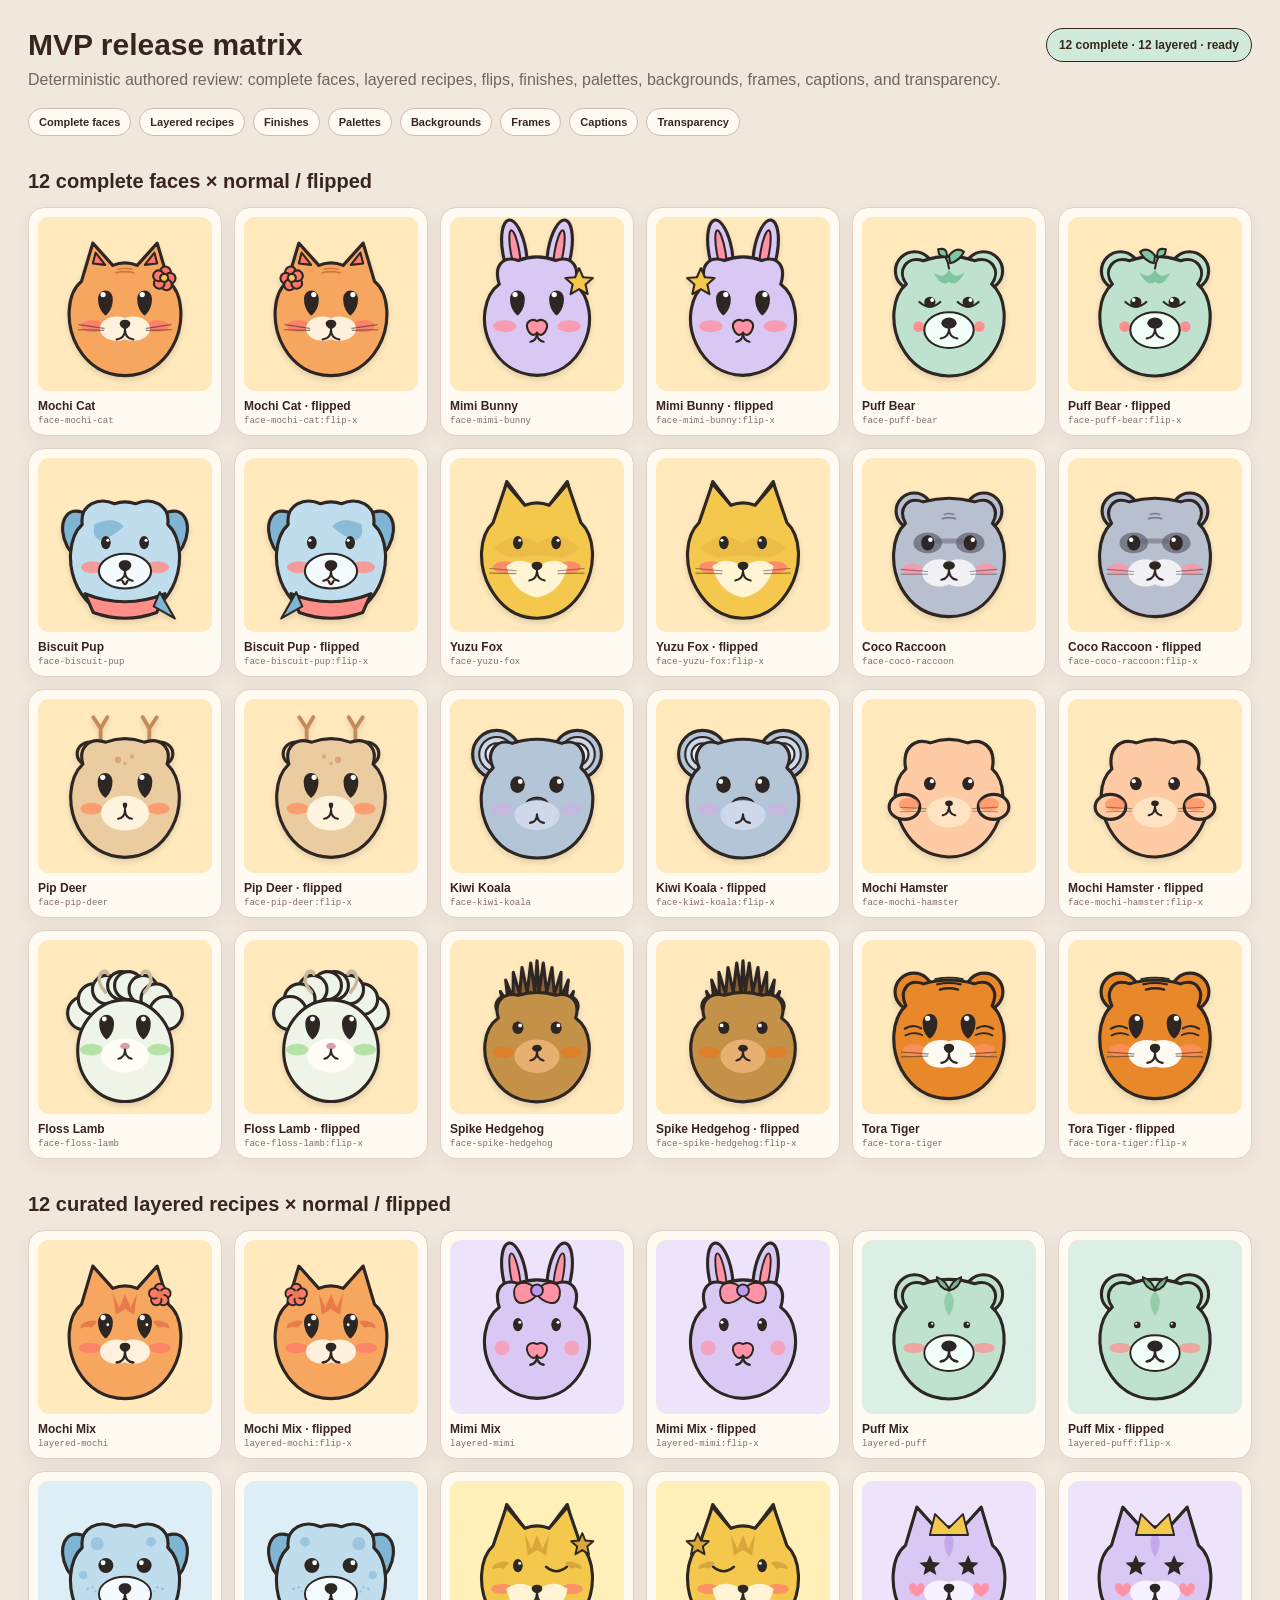
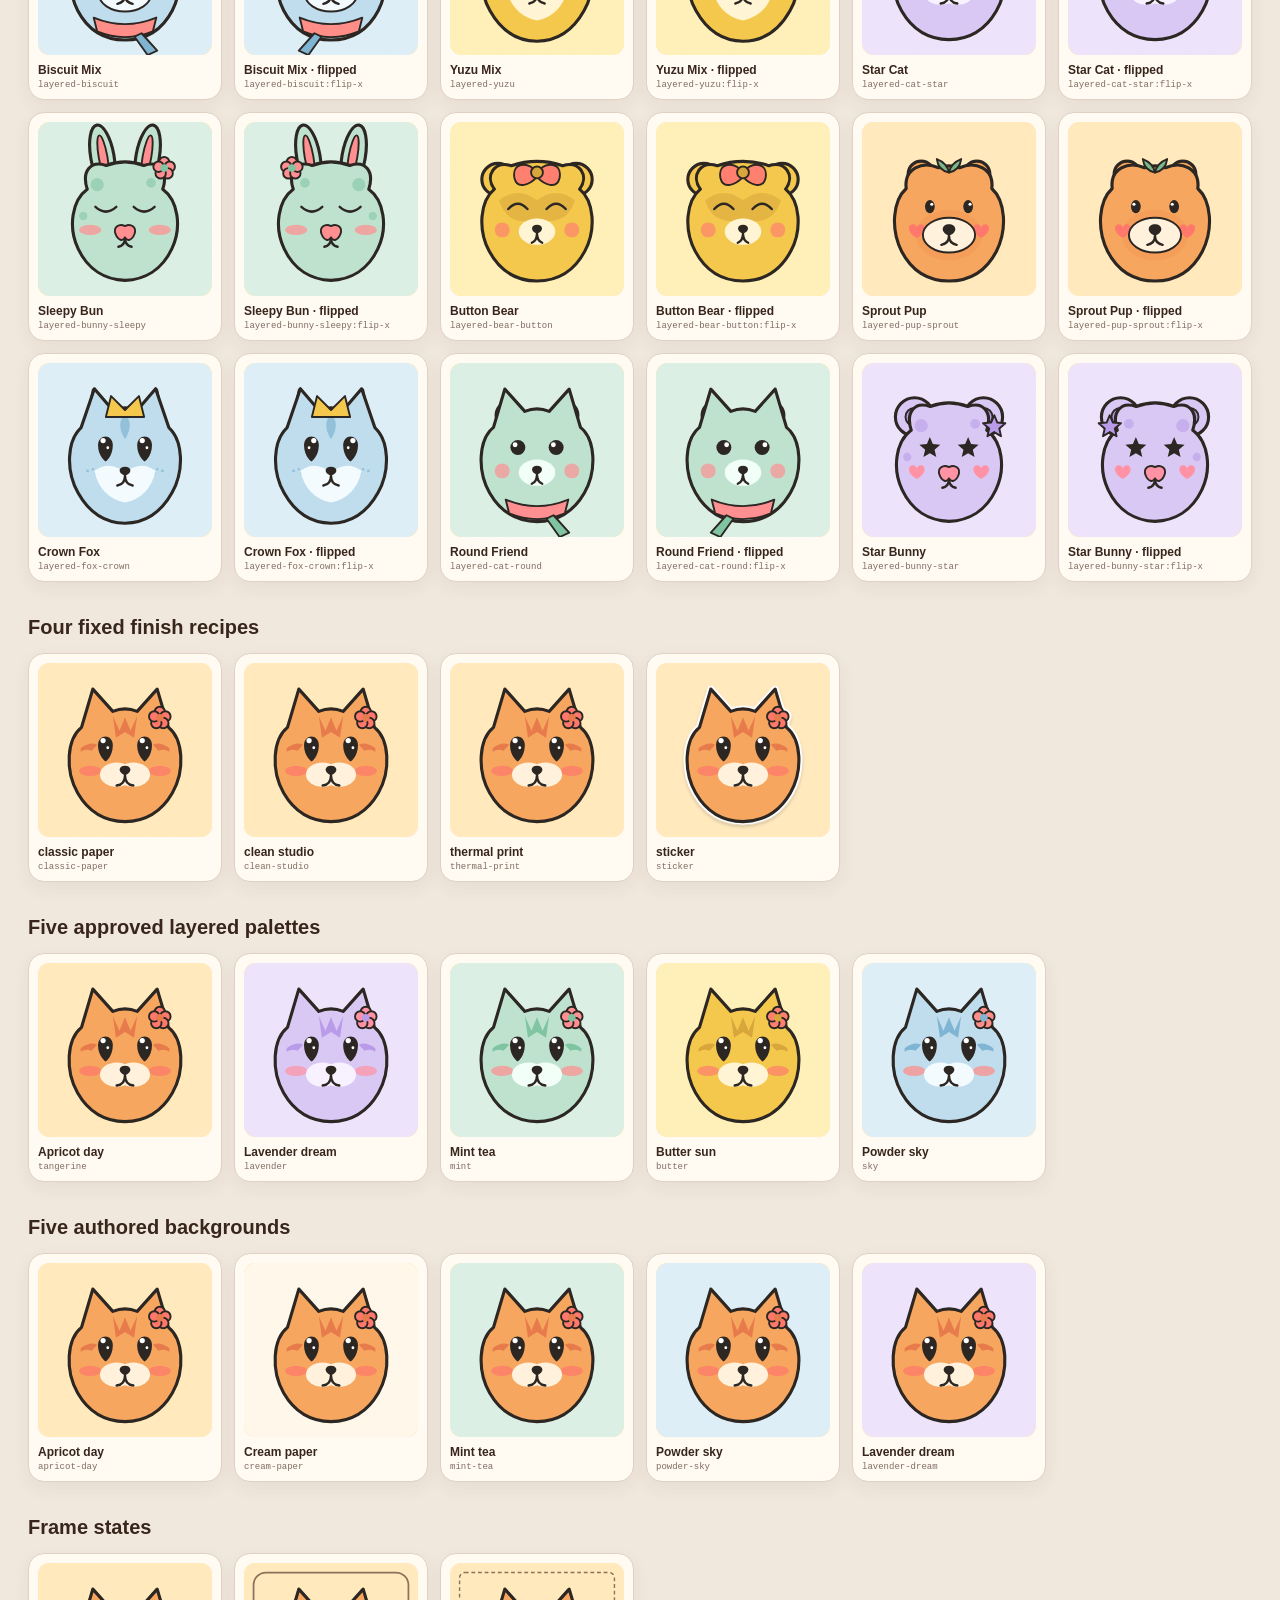
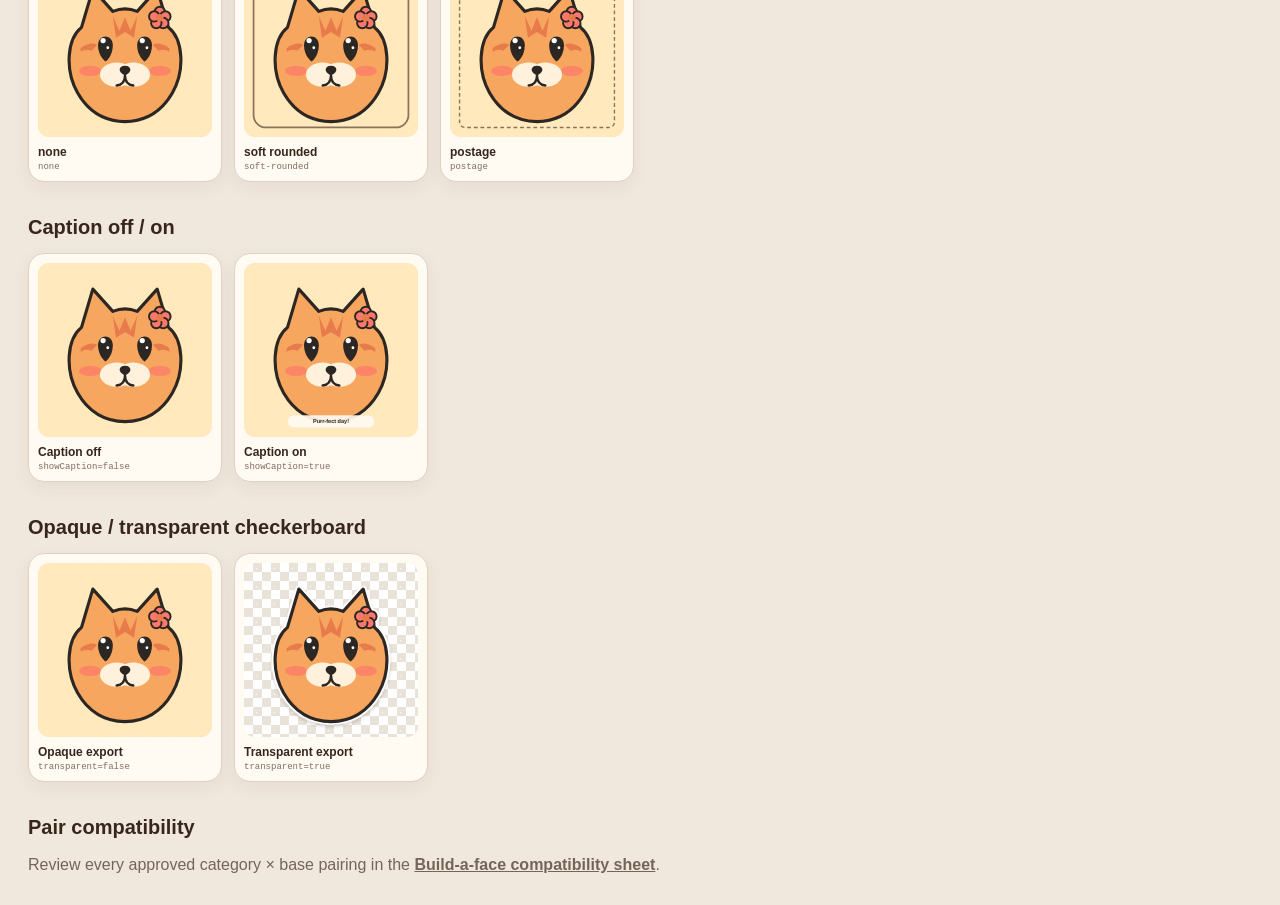
<file: previews/contact-sheets/release-matrix.html>
<!doctype html>
<html lang="en">
<head>
  <meta charset="utf-8" />
  <meta name="viewport" content="width=device-width, initial-scale=1" />
  <title>Cute Face Builder — MVP release matrix</title>
  <style>
    * { box-sizing: border-box; }
    :root { font-family: Arial, Helvetica, sans-serif; color:#38261d; background:#f1e8dd; }
    body { margin:0; padding:28px; }
    header { display:flex; align-items:flex-start; justify-content:space-between; gap:20px; margin-bottom:26px; }
    h1 { margin:0 0 6px; font-size:30px; }
    h2 { margin:34px 0 14px; font-size:20px; }
    p { margin:0; color:#75645a; line-height:1.5; }
    a { color:inherit; font-weight:800; }
    .status { padding:9px 12px; border:1.5px solid #38261d; border-radius:999px; background:#cfead8; font-size:12px; font-weight:800; white-space:nowrap; }
    .grid { display:grid; grid-template-columns:repeat(auto-fill,minmax(178px,1fr)); gap:12px; }
    figure { margin:0; min-width:0; padding:9px; border:1px solid #dfd1c3; border-radius:16px; background:#fffaf2; box-shadow:0 6px 18px rgba(56,38,29,.06); }
    .art { position:relative; aspect-ratio:1; overflow:hidden; border-radius:11px; background:#ffe9bd; }
    .art.checker { background-color:#fff; background-image:linear-gradient(45deg,#e8e2d9 25%,transparent 25%),linear-gradient(-45deg,#e8e2d9 25%,transparent 25%),linear-gradient(45deg,transparent 75%,#e8e2d9 75%),linear-gradient(-45deg,transparent 75%,#e8e2d9 75%); background-size:18px 18px; background-position:0 0,0 9px,9px -9px,-9px 0; }
    .art img,.art svg { display:block; width:100%; height:100%; object-fit:contain; }
    .flipped img { transform:scaleX(-1); }
    figcaption { display:grid; gap:3px; margin-top:8px; min-width:0; }
    figcaption strong,figcaption code { overflow:hidden; text-overflow:ellipsis; white-space:nowrap; }
    figcaption strong { font-size:12px; }
    figcaption code { color:#806d62; font-size:9px; }
    .face-ink { stroke:#2d2723; stroke-width:18; stroke-linecap:round; stroke-linejoin:round; }
    .detail-ink { stroke:#2d2723; stroke-width:11; stroke-linecap:round; stroke-linejoin:round; }
    .detail-line { stroke:#2d2723; stroke-width:14; stroke-linecap:round; stroke-linejoin:round; }
    .tiny-line { stroke:#2d2723; stroke-width:7; stroke-linecap:round; stroke-linejoin:round; }
    .finish-thermal .composition { filter:grayscale(1) contrast(1.72) brightness(1.04); }
    .finish-sticker .composition { filter:drop-shadow(8px 0 0 #fff) drop-shadow(-8px 0 0 #fff) drop-shadow(0 8px 0 #fff) drop-shadow(0 -8px 0 #fff) drop-shadow(0 12px 9px rgba(61,48,40,.2)); }
    .index { display:flex; flex-wrap:wrap; gap:8px; margin-top:16px; }
    .index a { padding:7px 10px; border:1px solid #cdbdad; border-radius:999px; background:#fffaf2; font-size:11px; text-decoration:none; }
    .error { padding:18px; border:2px solid #9b463c; border-radius:14px; background:#fff0ed; color:#8c3d34; }
    @media (max-width:700px) { body{padding:16px;} header{display:block;} .status{display:inline-block;margin-top:12px;} }
  </style>
</head>
<body>
  <header>
    <div>
      <h1>MVP release matrix</h1>
      <p>Deterministic authored review: complete faces, layered recipes, flips, finishes, palettes, backgrounds, frames, captions, and transparency.</p>
      <nav class="index" aria-label="Review sections">
        <a href="#complete">Complete faces</a><a href="#layered">Layered recipes</a><a href="#finishes">Finishes</a><a href="#palettes">Palettes</a><a href="#backgrounds">Backgrounds</a><a href="#frames">Frames</a><a href="#captions">Captions</a><a href="#transparency">Transparency</a>
      </nav>
    </div>
    <span class="status" id="matrixStatus" role="status">Loading authored manifests…</span>
  </header>

  <main id="matrixRoot">
    <section id="complete"><h2>12 complete faces × normal / flipped</h2><div class="grid" id="completeGrid"></div></section>
    <section id="layered"><h2>12 curated layered recipes × normal / flipped</h2><div class="grid" id="layeredGrid"></div></section>
    <section id="finishes"><h2>Four fixed finish recipes</h2><div class="grid" id="finishGrid"></div></section>
    <section id="palettes"><h2>Five approved layered palettes</h2><div class="grid" id="paletteGrid"></div></section>
    <section id="backgrounds"><h2>Five authored backgrounds</h2><div class="grid" id="backgroundGrid"></div></section>
    <section id="frames"><h2>Frame states</h2><div class="grid" id="frameGrid"></div></section>
    <section id="captions"><h2>Caption off / on</h2><div class="grid" id="captionGrid"></div></section>
    <section id="transparency"><h2>Opaque / transparent checkerboard</h2><div class="grid" id="transparencyGrid"></div></section>
    <section><h2>Pair compatibility</h2><p>Review every approved category × base pairing in the <a href="build-face-compatibility.html">Build-a-face compatibility sheet</a>.</p></section>
  </main>

  <script src="../../assets/build-face-manifest.js"></script>
  <script>
    const paletteMap = {
      tangerine:{label:'Apricot day',head:'#F6A65E',secondary:'#E77B4C',muzzle:'#FFF1DB',blush:'#FF786B',stage:'#FFE9BD'},
      lavender:{label:'Lavender dream',head:'#D9C8F4',secondary:'#B99BEA',muzzle:'#F8F1FF',blush:'#FF93A5',stage:'#EDE3FA'},
      mint:{label:'Mint tea',head:'#BFE2CF',secondary:'#7FC5A2',muzzle:'#F2FFF8',blush:'#FF8F91',stage:'#DCEFE4'},
      butter:{label:'Butter sun',head:'#F4C84D',secondary:'#D8A63B',muzzle:'#FFF4D3',blush:'#FF806F',stage:'#FFF0BA'},
      sky:{label:'Powder sky',head:'#BFDDED',secondary:'#7FB5D2',muzzle:'#F4FBFF',blush:'#FF8E88',stage:'#DDEEF7'}
    };
    const backgrounds = {
      'apricot-day':['Apricot day','#FFE9BD'], 'cream-paper':['Cream paper','#FFF8EA'], 'mint-tea':['Mint tea','#DCEFE4'], 'powder-sky':['Powder sky','#DDEEF7'], 'lavender-dream':['Lavender dream','#EDE3FA']
    };
    const escapeHtml = value => String(value).replace(/[&<>\"]/g, character => ({'&':'&amp;','<':'&lt;','>':'&gt;','\"':'&quot;'}[character]));
    const manifest = window.CuteBuildFaceManifest;

    function layerTransform(item, baseId) {
      const transform = {...(item.defaultTransform || {}), ...(item.overrides?.[baseId] || {})};
      return `translate(${transform.x || 0} ${transform.y || 0}) translate(500 500) rotate(${transform.rotation || 0}) scale(${transform.scale || 1}) translate(-500 -500)`;
    }

    function layeredSvg(recipe, options={}) {
      const paletteId = options.palette || recipe.palette || 'tangerine';
      const palette = paletteMap[paletteId];
      const baseId = recipe.partIds.base;
      const layers = manifest.categories.map(type => manifest.byId.get(recipe.partIds[type])).filter(Boolean).sort((a,b)=>a.zOrder-b.zOrder).map(item => `<g data-asset-id="${item.id}" transform="${layerTransform(item,baseId)}">${item.markup}</g>`).join('');
      const transform = recipe.transform || {scale:1,rotation:0,flipX:false};
      const flip = options.flip === undefined ? transform.flipX : options.flip;
      const sx = (transform.scale || 1) * (flip ? -1 : 1);
      const finish = options.finish || 'classic-paper';
      const background = options.background ? backgrounds[options.background]?.[1] : palette.stage;
      const transparent = Boolean(options.transparent);
      const frame = options.frame || 'none';
      const caption = options.caption || '';
      return `<svg viewBox="0 0 1000 1000" role="img" aria-label="${escapeHtml(recipe.label)}" class="finish-${finish}">
        <defs><pattern id="paper-${recipe.id}-${paletteId}" width="18" height="18" patternUnits="userSpaceOnUse"><circle cx="4" cy="5" r="1.1" fill="#5c3d2a" opacity=".1"/><circle cx="14" cy="12" r=".8" fill="#5c3d2a" opacity=".07"/></pattern></defs>
        ${transparent?'':`<rect width="1000" height="1000" rx="70" fill="${background || palette.stage}"/>`}
        ${!transparent && finish==='classic-paper'?`<rect width="1000" height="1000" rx="70" fill="url(#paper-${recipe.id}-${paletteId})" opacity=".42"/>`:''}
        <g class="composition" style="--head:${palette.head};--secondary:${palette.secondary};--muzzle:${palette.muzzle};--blush:${palette.blush}" transform="translate(500 500) rotate(${transform.rotation || 0}) scale(${sx} ${transform.scale || 1}) translate(-500 -500)">${layers}</g>
        ${frame==='soft-rounded'?'<rect x="55" y="55" width="890" height="890" rx="72" fill="none" stroke="#493125" stroke-opacity=".64" stroke-width="10"/>':''}
        ${frame==='postage'?'<rect x="55" y="55" width="890" height="890" rx="30" fill="none" stroke="#493125" stroke-opacity=".64" stroke-width="8" stroke-dasharray="22 16"/>':''}
        ${caption?`<rect x="250" y="875" width="500" height="72" rx="36" fill="#fffaf0" fill-opacity=".92" stroke="#493125" stroke-opacity=".16"/><text x="500" y="922" text-anchor="middle" font-family="Arial,Helvetica,sans-serif" font-size="32" font-weight="700" fill="#38261d">${escapeHtml(caption)}</text>`:''}
      </svg>`;
    }

    function card(id,label,code,art,classes='') {
      return `<figure data-review-id="${escapeHtml(id)}"><div class="art ${classes}">${art}</div><figcaption><strong>${escapeHtml(label)}</strong><code>${escapeHtml(code)}</code></figcaption></figure>`;
    }

    function renderLayerCards(target, entries) {
      target.innerHTML = entries.map(entry => card(entry.id,entry.label,entry.code,layeredSvg(entry.recipe,entry.options),entry.classes || '')).join('');
    }

    async function render() {
      if (!manifest?.recipes?.length) throw new Error('Build-a-face manifest is unavailable.');
      const completeManifest = await fetch('../../assets/manifest.json').then(response => { if(!response.ok) throw new Error('Complete-face manifest could not load.'); return response.json(); });
      const completeAssets = completeManifest.assets.filter(asset => asset.type==='complete-face' && asset.reviewStatus==='approved');
      const completeRecipes = completeManifest.recipes.filter(recipe => recipe.mode==='complete-face');
      if (completeAssets.length!==12 || completeRecipes.length!==12 || manifest.recipes.length!==12) throw new Error('Release matrix requires 12 complete faces and 12 layered recipes.');

      const byCompleteId = new Map(completeAssets.map(asset=>[asset.id,asset]));
      document.getElementById('completeGrid').innerHTML = completeRecipes.flatMap(recipe => {
        const asset = byCompleteId.get(recipe.completeFaceId);
        const src = `../../${asset.sourceFile}`;
        return [
          card(`${asset.id}:normal`,recipe.label,asset.id,`<img src="${src}" alt="${escapeHtml(recipe.label)} normal">`),
          card(`${asset.id}:flipped`,`${recipe.label} · flipped`,`${asset.id}:flip-x`,`<img src="${src}" alt="${escapeHtml(recipe.label)} flipped">`,'flipped')
        ];
      }).join('');

      document.getElementById('layeredGrid').innerHTML = manifest.recipes.flatMap(recipe => [
        card(`${recipe.id}:normal`,recipe.label,recipe.id,layeredSvg(recipe,{flip:false})),
        card(`${recipe.id}:flipped`,`${recipe.label} · flipped`,`${recipe.id}:flip-x`,layeredSvg(recipe,{flip:true}))
      ]).join('');

      const baseRecipe = manifest.recipes[0];
      renderLayerCards(document.getElementById('finishGrid'), ['classic-paper','clean-studio','thermal-print','sticker'].map(id=>({id:`finish:${id}`,label:id.replace(/-/g,' '),code:id,recipe:baseRecipe,options:{finish:id}})));
      renderLayerCards(document.getElementById('paletteGrid'), Object.entries(paletteMap).map(([id,palette])=>({id:`palette:${id}`,label:palette.label,code:id,recipe:baseRecipe,options:{palette:id,finish:'clean-studio'}})));
      renderLayerCards(document.getElementById('backgroundGrid'), Object.entries(backgrounds).map(([id,[label]])=>({id:`background:${id}`,label,code:id,recipe:baseRecipe,options:{background:id,finish:'clean-studio'}})));
      renderLayerCards(document.getElementById('frameGrid'), ['none','soft-rounded','postage'].map(id=>({id:`frame:${id}`,label:id.replace(/-/g,' '),code:id,recipe:baseRecipe,options:{frame:id,finish:'clean-studio'}})));
      renderLayerCards(document.getElementById('captionGrid'), [
        {id:'caption:off',label:'Caption off',code:'showCaption=false',recipe:baseRecipe,options:{finish:'clean-studio'}},
        {id:'caption:on',label:'Caption on',code:'showCaption=true',recipe:baseRecipe,options:{finish:'clean-studio',caption:'Purr-fect day!'}}
      ]);
      renderLayerCards(document.getElementById('transparencyGrid'), [
        {id:'export:opaque',label:'Opaque export',code:'transparent=false',recipe:baseRecipe,options:{finish:'classic-paper'}},
        {id:'export:transparent',label:'Transparent export',code:'transparent=true',recipe:baseRecipe,options:{finish:'sticker',transparent:true},classes:'checker'}
      ]);

      document.getElementById('matrixStatus').textContent = `${completeAssets.length} complete · ${manifest.recipes.length} layered · ready`;
    }

    render().catch(error => {
      document.getElementById('matrixStatus').textContent = 'Matrix failed';
      document.getElementById('matrixRoot').innerHTML = `<p class="error" role="alert">${escapeHtml(error.message)}</p>`;
      console.error(error);
    });
  </script>
</body>
</html>
</file>
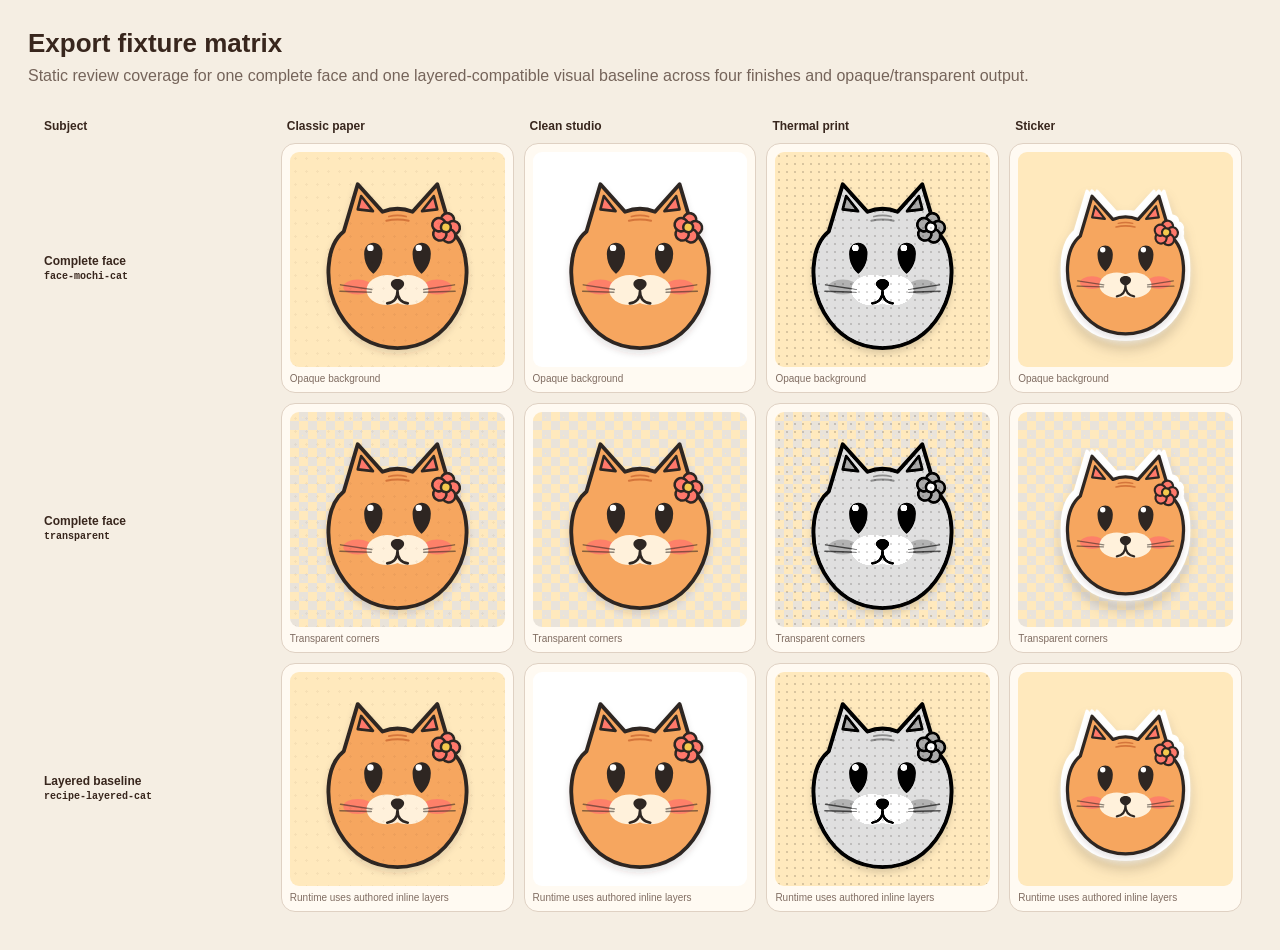
<file: previews/export-fixtures/export-matrix.html>
<!doctype html>
<html lang="en">
<head>
  <meta charset="utf-8" />
  <meta name="viewport" content="width=device-width, initial-scale=1" />
  <title>Cute Face Builder — Export fixture matrix</title>
  <style>
    * { box-sizing: border-box; }
    body { margin: 0; padding: 28px; background: #f5eee3; color: #38261d; font-family: Arial, Helvetica, sans-serif; }
    h1 { margin: 0 0 8px; font-size: 26px; }
    p { margin: 0 0 24px; color: #75645a; }
    table { width: 100%; border-collapse: separate; border-spacing: 10px; table-layout: fixed; }
    th { font-size: 12px; text-align: left; padding: 0 6px; }
    td { vertical-align: top; border: 1px solid #dfd1c3; border-radius: 14px; background: #fffaf2; padding: 8px; }
    .art { position: relative; aspect-ratio: 1; overflow: hidden; border-radius: 9px; background: #ffe9bd; }
    .transparent { background-image: linear-gradient(45deg,#e9e3da 25%,transparent 25%),linear-gradient(-45deg,#e9e3da 25%,transparent 25%),linear-gradient(45deg,transparent 75%,#e9e3da 75%),linear-gradient(-45deg,transparent 75%,#e9e3da 75%); background-size: 18px 18px; background-position: 0 0,0 9px,9px -9px,-9px 0; }
    img { display: block; width: 100%; height: 100%; object-fit: contain; }
    .paper::after { content:""; position:absolute; inset:0; background-image:radial-gradient(circle,rgba(92,61,42,.18) 0 1px,transparent 1.2px); background-size:11px 13px; opacity:.32; mix-blend-mode:multiply; }
    .clean { background-color:#fff; }
    .thermal img { filter: grayscale(1) contrast(1.72) brightness(1.04); }
    .thermal::after { content:""; position:absolute; inset:0; background-image:radial-gradient(circle,rgba(45,39,35,.7) 0 1px,transparent 1.2px); background-size:8px 8px; opacity:.26; mix-blend-mode:multiply; }
    .sticker img { transform:scale(.84); filter:drop-shadow(6px 0 #fff) drop-shadow(-6px 0 #fff) drop-shadow(0 6px #fff) drop-shadow(0 -6px #fff) drop-shadow(0 9px 7px rgba(61,48,40,.2)); }
    small { display:block; margin-top:6px; color:#806d62; font-size:10px; }
    code { font-size:10px; }
    @media (max-width:900px) { body { overflow-x:auto; } table { min-width:900px; } }
  </style>
</head>
<body>
  <h1>Export fixture matrix</h1>
  <p>Static review coverage for one complete face and one layered-compatible visual baseline across four finishes and opaque/transparent output.</p>
  <table>
    <thead><tr><th>Subject</th><th>Classic paper</th><th>Clean studio</th><th>Thermal print</th><th>Sticker</th></tr></thead>
    <tbody>
      <tr>
        <th>Complete face<br><code>face-mochi-cat</code></th>
        <td><div class="art paper"><img src="../../assets/complete-faces/face-mochi-cat.svg" alt="Mochi Cat classic paper fixture"></div><small>Opaque background</small></td>
        <td><div class="art clean"><img src="../../assets/complete-faces/face-mochi-cat.svg" alt="Mochi Cat clean studio fixture"></div><small>Opaque background</small></td>
        <td><div class="art thermal"><img src="../../assets/complete-faces/face-mochi-cat.svg" alt="Mochi Cat thermal fixture"></div><small>Opaque background</small></td>
        <td><div class="art sticker"><img src="../../assets/complete-faces/face-mochi-cat.svg" alt="Mochi Cat sticker fixture"></div><small>Opaque background</small></td>
      </tr>
      <tr>
        <th>Complete face<br><code>transparent</code></th>
        <td><div class="art transparent paper"><img src="../../assets/complete-faces/face-mochi-cat.svg" alt="Transparent Mochi Cat classic paper fixture"></div><small>Transparent corners</small></td>
        <td><div class="art transparent"><img src="../../assets/complete-faces/face-mochi-cat.svg" alt="Transparent Mochi Cat clean fixture"></div><small>Transparent corners</small></td>
        <td><div class="art transparent thermal"><img src="../../assets/complete-faces/face-mochi-cat.svg" alt="Transparent Mochi Cat thermal fixture"></div><small>Transparent corners</small></td>
        <td><div class="art transparent sticker"><img src="../../assets/complete-faces/face-mochi-cat.svg" alt="Transparent Mochi Cat sticker fixture"></div><small>Transparent corners</small></td>
      </tr>
      <tr>
        <th>Layered baseline<br><code>recipe-layered-cat</code></th>
        <td><div class="art paper"><img src="../../assets/complete-faces/face-mochi-cat.svg" alt="Layered baseline classic paper fixture"></div><small>Runtime uses authored inline layers</small></td>
        <td><div class="art clean"><img src="../../assets/complete-faces/face-mochi-cat.svg" alt="Layered baseline clean fixture"></div><small>Runtime uses authored inline layers</small></td>
        <td><div class="art thermal"><img src="../../assets/complete-faces/face-mochi-cat.svg" alt="Layered baseline thermal fixture"></div><small>Runtime uses authored inline layers</small></td>
        <td><div class="art sticker"><img src="../../assets/complete-faces/face-mochi-cat.svg" alt="Layered baseline sticker fixture"></div><small>Runtime uses authored inline layers</small></td>
      </tr>
    </tbody>
  </table>
</body>
</html>
</file>
<file: styles.css>
:root {
  --ink: #2d2723;
  --muted: #766c65;
  --paper: #f6efe4;
  --panel: #fffdf8;
  --line: #d9cec0;
  --coral: #ff786b;
  --yellow: #f4c84d;
  --mint: #bfe2cf;
  --lilac: #d8c9f2;
  --sky: #c7e2f1;
  --shadow: 0 18px 45px rgba(70, 51, 39, 0.1);
  font-family: Inter, ui-sans-serif, -apple-system, BlinkMacSystemFont, "SF Pro Display", "Helvetica Neue", Arial, sans-serif;
  color: var(--ink);
  background: var(--paper);
}

* {
  box-sizing: border-box;
}

html {
  min-width: 320px;
  background: var(--paper);
}

body {
  margin: 0;
  min-height: 100vh;
  background:
    radial-gradient(circle at 12% 0%, rgba(255, 255, 255, 0.95), transparent 32%),
    linear-gradient(145deg, #f8f2e9, #efe5d9);
}

button,
input {
  font: inherit;
}

button {
  color: inherit;
}

button:focus-visible,
input:focus-visible {
  outline: 3px solid rgba(255, 120, 107, 0.45);
  outline-offset: 3px;
}

.page-grain {
  position: fixed;
  inset: 0;
  pointer-events: none;
  z-index: 20;
  opacity: 0.12;
  background-image: url("data:image/svg+xml,%3Csvg viewBox='0 0 180 180' xmlns='http://www.w3.org/2000/svg'%3E%3Cfilter id='n'%3E%3CfeTurbulence type='fractalNoise' baseFrequency='.78' numOctaves='4' stitchTiles='stitch'/%3E%3C/filter%3E%3Crect width='100%25' height='100%25' filter='url(%23n)' opacity='.25'/%3E%3C/svg%3E");
  mix-blend-mode: multiply;
}

.app-shell {
  position: relative;
  z-index: 1;
  width: min(1760px, calc(100% - 32px));
  margin: 16px auto;
  border: 2px solid var(--ink);
  border-radius: 28px;
  background: rgba(255, 253, 248, 0.88);
  box-shadow: var(--shadow);
  overflow: hidden;
}

.app-header {
  display: grid;
  grid-template-columns: minmax(300px, 1fr) minmax(360px, 0.8fr) auto;
  align-items: center;
  gap: 32px;
  padding: 24px 28px;
  border-bottom: 2px solid var(--ink);
  background: rgba(255, 253, 248, 0.92);
}

.brand-lockup {
  display: flex;
  align-items: center;
  gap: 16px;
}

.brand-mark {
  position: relative;
  width: 58px;
  height: 58px;
  flex: 0 0 58px;
  border: 3px solid var(--ink);
  border-radius: 19px 19px 24px 24px;
  background: var(--yellow);
  transform: rotate(-3deg);
}

.brand-mark::before,
.brand-mark::after {
  content: "";
  position: absolute;
  top: -10px;
  width: 22px;
  height: 24px;
  border: 3px solid var(--ink);
  background: var(--yellow);
  z-index: -1;
}

.brand-mark::before {
  left: 2px;
  border-radius: 18px 5px 8px 5px;
  transform: rotate(-22deg);
}

.brand-mark::after {
  right: 2px;
  border-radius: 5px 18px 5px 8px;
  transform: rotate(22deg);
}

.brand-mark span {
  position: absolute;
  display: block;
  background: var(--ink);
}

.brand-mark span:nth-child(1),
.brand-mark span:nth-child(2) {
  top: 21px;
  width: 6px;
  height: 9px;
  border-radius: 999px;
}

.brand-mark span:nth-child(1) { left: 14px; }
.brand-mark span:nth-child(2) { right: 14px; }

.brand-mark span:nth-child(3) {
  left: 50%;
  bottom: 12px;
  width: 14px;
  height: 7px;
  border-radius: 2px 2px 10px 10px;
  transform: translateX(-50%);
}

.eyebrow,
.panel-kicker {
  margin: 0 0 5px;
  font-size: 11px;
  font-weight: 850;
  letter-spacing: 0.16em;
  text-transform: uppercase;
  color: var(--muted);
}

h1,
h2,
p {
  margin-top: 0;
}

h1 {
  margin-bottom: 0;
  font-size: clamp(34px, 3vw, 56px);
  line-height: 0.9;
  letter-spacing: -0.055em;
}

h1 em {
  display: inline-block;
  margin-left: 4px;
  font-family: Georgia, "Times New Roman", serif;
  font-weight: 500;
  color: var(--coral);
}

h2 {
  margin-bottom: 0;
  font-size: 23px;
  line-height: 1;
  letter-spacing: -0.035em;
}

.header-copy {
  max-width: 620px;
  margin-bottom: 0;
  font-size: 15px;
  line-height: 1.5;
  color: #655b55;
}

.header-actions {
  display: flex;
  gap: 10px;
  justify-content: flex-end;
}

.button {
  min-height: 44px;
  border: 2px solid var(--ink);
  border-radius: 14px;
  padding: 0 18px;
  font-size: 13px;
  font-weight: 800;
  cursor: pointer;
  transition: transform 160ms ease, box-shadow 160ms ease, background 160ms ease;
}

.button:hover {
  transform: translateY(-2px);
  box-shadow: 0 7px 0 rgba(45, 39, 35, 0.12);
}

.button:active {
  transform: translateY(0);
  box-shadow: none;
}

.button-primary {
  background: var(--coral);
}

.button-ghost {
  background: var(--panel);
}

.button-ghost.is-active {
  background: var(--coral);
}

.button-dark {
  background: var(--ink);
  color: white;
}

.button-full {
  width: 100%;
  min-height: 50px;
}

.button:disabled,
.button[disabled] {
  opacity: 0.42;
  cursor: default;
  pointer-events: none;
}

.button:disabled:hover,
.button[disabled]:hover {
  transform: none;
  box-shadow: none;
}

.workspace {
  display: grid;
  grid-template-columns: minmax(270px, 0.77fr) minmax(500px, 1.54fr) minmax(270px, 0.77fr);
  min-height: 720px;
}

.panel {
  min-width: 0;
  padding: 22px;
  background: rgba(255, 253, 248, 0.76);
}

.library-panel {
  border-right: 2px solid var(--ink);
}

.controls-panel {
  border-left: 2px solid var(--ink);
}

.panel-heading,
.stage-toolbar {
  display: flex;
  align-items: flex-start;
  justify-content: space-between;
  gap: 16px;
  padding-bottom: 18px;
  border-bottom: 1px solid var(--line);
}

.count-pill {
  display: inline-flex;
  align-items: center;
  min-height: 28px;
  padding: 0 9px;
  border: 1.5px solid var(--ink);
  border-radius: 999px;
  background: #f4ecdf;
  font-size: 10px;
  font-weight: 800;
  letter-spacing: 0.04em;
  white-space: nowrap;
}

.mode-tabs {
  display: grid;
  grid-template-columns: 1fr 1fr;
  gap: 5px;
  margin: 18px 0;
  padding: 5px;
  border: 1.5px solid var(--ink);
  border-radius: 14px;
  background: #eee4d6;
}

.mode-tab {
  min-height: 38px;
  border: 0;
  border-radius: 9px;
  background: transparent;
  font-size: 12px;
  font-weight: 850;
  cursor: pointer;
}

.mode-tab.is-active {
  background: var(--panel);
  box-shadow: 0 2px 8px rgba(50, 38, 30, 0.12);
}

.recipe-library {
  display: grid;
  gap: 10px;
}

.recipe-card {
  display: grid;
  grid-template-columns: 70px minmax(0, 1fr) auto;
  align-items: center;
  gap: 12px;
  width: 100%;
  min-height: 82px;
  padding: 9px;
  border: 1.5px solid var(--line);
  border-radius: 18px;
  background: rgba(255, 255, 255, 0.42);
  text-align: left;
  cursor: pointer;
  transition: transform 150ms ease, border-color 150ms ease, background 150ms ease;
}

.recipe-card:hover {
  transform: translateX(3px);
  border-color: var(--ink);
}

.recipe-card.is-active {
  border: 2px solid var(--ink);
  background: #fff7e8;
  box-shadow: 4px 5px 0 rgba(45, 39, 35, 0.12);
}

.recipe-thumb {
  display: grid;
  place-items: center;
  width: 66px;
  height: 62px;
  border: 1.5px solid var(--ink);
  border-radius: 15px;
  overflow: hidden;
}

.recipe-thumb svg {
  width: 76px;
  height: 76px;
}

.recipe-meta strong,
.recipe-meta span {
  display: block;
}

.recipe-meta strong {
  margin-bottom: 4px;
  font-size: 13px;
}

.recipe-meta span {
  overflow: hidden;
  font-size: 10px;
  font-weight: 700;
  color: var(--muted);
  text-overflow: ellipsis;
  white-space: nowrap;
}

.recipe-arrow {
  font-size: 19px;
  color: var(--muted);
}

.category-tabs {
  display: flex;
  gap: 7px;
  margin-bottom: 13px;
  padding-bottom: 4px;
  overflow-x: auto;
  scrollbar-width: none;
}

.category-tabs::-webkit-scrollbar { display: none; }

.category-button {
  flex: 0 0 auto;
  min-height: 32px;
  padding: 0 10px;
  border: 1.5px solid var(--line);
  border-radius: 999px;
  background: #fffdf8;
  font-size: 10px;
  font-weight: 850;
  cursor: pointer;
}

.category-button.is-active {
  border-color: var(--ink);
  background: var(--yellow);
}

.part-grid {
  display: grid;
  grid-template-columns: repeat(2, minmax(0, 1fr));
  gap: 9px;
}

.part-card {
  min-height: 96px;
  padding: 8px;
  border: 1.5px solid var(--line);
  border-radius: 16px;
  background: rgba(255, 255, 255, 0.48);
  cursor: pointer;
}

.part-card:hover,
.part-card.is-active {
  border-color: var(--ink);
  background: #fff5dc;
}

.part-preview {
  display: grid;
  place-items: center;
  height: 56px;
  margin-bottom: 7px;
  border-radius: 11px;
  background: #f1e8db;
  overflow: hidden;
}

.part-preview svg {
  width: 92px;
  height: 78px;
}

.part-name {
  display: block;
  overflow: hidden;
  font-size: 10px;
  font-weight: 800;
  text-overflow: ellipsis;
  white-space: nowrap;
}

.source-rule {
  display: grid;
  grid-template-columns: 34px 1fr;
  gap: 10px;
  margin-top: 18px;
  padding: 13px;
  border: 1.5px dashed #b7a99b;
  border-radius: 16px;
  background: #f4ecdf;
}

.source-rule p {
  margin: 0;
  font-size: 11px;
  line-height: 1.45;
  color: #6b615a;
}

.source-rule strong {
  display: block;
  margin-bottom: 2px;
  color: var(--ink);
}

.source-icon {
  display: grid;
  place-items: center;
  width: 32px;
  height: 32px;
  border: 1.5px solid var(--ink);
  border-radius: 50%;
  background: var(--lilac);
}

.stage-column {
  min-width: 0;
  padding: 22px 26px 18px;
  background: linear-gradient(180deg, #efe4d6, #eadccc);
}

.stage-toolbar {
  border-bottom-color: rgba(45, 39, 35, 0.24);
}

.stage-status {
  display: inline-flex;
  align-items: center;
  gap: 7px;
  padding: 8px 10px;
  border: 1.5px solid rgba(45, 39, 35, 0.35);
  border-radius: 999px;
  background: rgba(255, 253, 248, 0.55);
  font-size: 10px;
  font-weight: 800;
}

.status-dot {
  width: 8px;
  height: 8px;
  border: 1px solid var(--ink);
  border-radius: 50%;
  background: #73bd83;
}

.stage {
  position: relative;
  display: grid;
  place-items: center;
  aspect-ratio: 1 / 1;
  width: min(100%, 670px);
  margin: 24px auto 18px;
  border: 3px solid var(--ink);
  border-radius: 34px;
  background: #ffe9bd;
  box-shadow: 10px 12px 0 rgba(45, 39, 35, 0.12);
  overflow: hidden;
}

.stage::before {
  content: "";
  position: absolute;
  inset: 0;
  opacity: 0.15;
  background-image: radial-gradient(circle at 4px 4px, var(--ink) 1.4px, transparent 1.6px);
  background-size: 18px 18px;
  pointer-events: none;
}

#faceCanvas {
  position: relative;
  z-index: 1;
  width: 94%;
  height: 94%;
  overflow: visible;
}

.stage-sticker {
  position: absolute;
  top: 18px;
  left: 18px;
  z-index: 2;
  padding: 8px 11px;
  border: 2px solid var(--ink);
  border-radius: 999px;
  background: var(--yellow);
  font-size: 10px;
  font-weight: 900;
  letter-spacing: 0.08em;
  text-transform: uppercase;
  transform: rotate(-3deg);
}

.canvas-action {
  position: absolute;
  bottom: 17px;
  z-index: 3;
  display: grid;
  place-items: center;
  width: 44px;
  height: 44px;
  border: 2px solid var(--ink);
  border-radius: 50%;
  background: #fffdf8;
  font-size: 21px;
  cursor: pointer;
}

.canvas-action:hover {
  background: var(--yellow);
}

.canvas-action-left { left: 17px; }
.canvas-action-right { right: 17px; }
.canvas-action-right.is-active { background: var(--coral); }

.stage-footer {
  display: flex;
  align-items: center;
  justify-content: space-between;
  gap: 15px;
  padding-top: 14px;
  border-top: 1px solid rgba(45, 39, 35, 0.24);
}

.recipe-code {
  overflow: hidden;
  font-size: 10px;
  font-weight: 850;
  letter-spacing: 0.08em;
  color: var(--muted);
  text-overflow: ellipsis;
  white-space: nowrap;
}

/* Stage action toolbar */

.stage-actions {
  display: flex;
  align-items: center;
  gap: 2px;
  width: min(100%, 670px);
  margin: 0 auto 10px;
  padding: 5px 8px;
  border: 1.5px solid rgba(45, 39, 35, 0.18);
  border-radius: 12px;
  background: rgba(255, 253, 248, 0.7);
}

.stage-btn {
  min-height: 34px;
  padding: 0 9px;
  border: 0;
  border-radius: 8px;
  background: transparent;
  font-size: 11px;
  font-weight: 800;
  letter-spacing: 0.01em;
  cursor: pointer;
  white-space: nowrap;
  transition: background 120ms ease;
}

.stage-btn:hover:not(:disabled) {
  background: rgba(45, 39, 35, 0.09);
}

.stage-btn:active:not(:disabled) {
  background: rgba(45, 39, 35, 0.15);
}

.stage-btn:focus-visible {
  outline: 3px solid rgba(255, 120, 107, 0.45);
  outline-offset: 2px;
}

.stage-btn:disabled {
  opacity: 0.38;
  cursor: default;
}

.stage-sep {
  width: 1px;
  height: 22px;
  flex: 0 0 1px;
  background: var(--line);
  margin: 0 5px;
}

/* Expression pills */

.expression-pills {
  display: flex;
  flex-wrap: wrap;
  gap: 7px;
}

.pill-button {
  min-height: 32px;
  padding: 0 12px;
  border: 1.5px solid var(--line);
  border-radius: 999px;
  background: #fffdf8;
  font-size: 11px;
  font-weight: 800;
  cursor: pointer;
  transition: border-color 120ms ease, background 120ms ease;
}

.pill-button:hover:not(:disabled) {
  border-color: var(--ink);
}

.pill-button.is-active,
.pill-button[aria-pressed="true"] {
  border-color: var(--ink);
  background: var(--yellow);
}

.pill-button:focus-visible {
  outline: 3px solid rgba(255, 120, 107, 0.45);
  outline-offset: 3px;
}

.pill-button:disabled {
  opacity: 0.42;
  cursor: default;
}

/* Toggle switch */

.toggle-label {
  display: flex;
  align-items: center;
  gap: 10px;
  padding: 8px 0;
  font-size: 12px;
  font-weight: 750;
  cursor: pointer;
  user-select: none;
}

.toggle-input {
  position: absolute;
  width: 1px;
  height: 1px;
  margin: -1px;
  padding: 0;
  overflow: hidden;
  clip: rect(0, 0, 0, 0);
  white-space: nowrap;
  border: 0;
}

.toggle-track {
  position: relative;
  width: 36px;
  height: 20px;
  flex: 0 0 36px;
  border: 1.5px solid var(--ink);
  border-radius: 999px;
  background: var(--line);
  transition: background 160ms ease;
}

.toggle-track::after {
  content: "";
  position: absolute;
  top: 2px;
  left: 2px;
  width: 12px;
  height: 12px;
  border-radius: 50%;
  background: var(--ink);
  transition: transform 160ms ease;
}

.toggle-input:checked + .toggle-track {
  background: var(--coral);
}

.toggle-input:checked + .toggle-track::after {
  transform: translateX(16px);
}

.toggle-input:focus-visible + .toggle-track {
  outline: 3px solid rgba(255, 120, 107, 0.45);
  outline-offset: 3px;
}

.control-section {
  padding: 18px 0;
  border-bottom: 1px solid var(--line);
}

.control-heading {
  display: flex;
  align-items: center;
  justify-content: space-between;
  gap: 10px;
  margin-bottom: 12px;
  font-size: 12px;
  font-weight: 850;
}

.control-heading.stacked {
  display: grid;
  gap: 2px;
}

.control-heading small {
  font-size: 10px;
  font-weight: 650;
  color: var(--muted);
}

.control-heading output {
  padding: 4px 7px;
  border-radius: 7px;
  background: #eee4d6;
  font-size: 10px;
}

input[type="range"] {
  width: 100%;
  accent-color: var(--coral);
}

.palette-grid {
  display: grid;
  grid-template-columns: repeat(5, 1fr);
  gap: 8px;
}

.palette-button {
  position: relative;
  aspect-ratio: 1;
  border: 2px solid transparent;
  border-radius: 50%;
  background: var(--swatch);
  cursor: pointer;
}

.palette-button::after {
  content: "";
  position: absolute;
  inset: 5px;
  border: 1px solid rgba(45, 39, 35, 0.28);
  border-radius: inherit;
}

.palette-button.is-active {
  border-color: var(--ink);
  transform: scale(1.08);
}

.finish-grid {
  display: grid;
  grid-template-columns: 1fr 1fr;
  gap: 8px;
}

.finish-button {
  min-height: 42px;
  padding: 8px;
  border: 1.5px solid var(--line);
  border-radius: 12px;
  background: #fffdf8;
  font-size: 10px;
  font-weight: 850;
  cursor: pointer;
}

.finish-button.is-active {
  border: 2px solid var(--ink);
  background: #fff1c9;
}

.text-input {
  width: 100%;
  height: 44px;
  border: 1.5px solid var(--ink);
  border-radius: 12px;
  padding: 0 12px;
  background: #fffdf8;
  font-size: 13px;
  font-weight: 750;
}

.control-note {
  margin: 14px 0 0;
  font-size: 10px;
  line-height: 1.55;
  color: var(--muted);
}

.saved-strip {
  display: grid;
  grid-template-columns: 180px minmax(0, 1fr) 150px;
  gap: 16px;
  align-items: stretch;
  padding: 18px 24px;
  border-top: 2px solid var(--ink);
  background: #f3eadf;
}

.saved-heading {
  align-self: center;
}

.saved-grid {
  display: grid;
  grid-template-columns: repeat(5, minmax(92px, 1fr));
  gap: 10px;
  min-width: 0;
}

.saved-card,
.save-card {
  min-height: 108px;
  border: 1.5px solid var(--ink);
  border-radius: 16px;
  background: #fffdf8;
  overflow: hidden;
}

.saved-card {
  position: relative;
  display: grid;
  place-items: center;
  cursor: pointer;
}

.saved-card svg {
  width: 100%;
  height: 100%;
}

.saved-card span {
  position: absolute;
  right: 7px;
  bottom: 6px;
  left: 7px;
  overflow: hidden;
  padding: 3px 5px;
  border-radius: 7px;
  background: rgba(255, 253, 248, 0.88);
  font-size: 8px;
  font-weight: 850;
  text-align: center;
  text-overflow: ellipsis;
  white-space: nowrap;
}

.save-card {
  display: grid;
  place-items: center;
  align-content: center;
  gap: 6px;
  border-style: dashed;
  font-size: 10px;
  font-weight: 850;
  cursor: pointer;
}

.save-card:hover {
  background: #fff3d6;
}

.save-plus {
  display: grid;
  place-items: center;
  width: 34px;
  height: 34px;
  border: 1.5px solid var(--ink);
  border-radius: 50%;
  background: var(--yellow);
  font-size: 22px;
}

.app-footer {
  display: flex;
  justify-content: space-between;
  gap: 20px;
  padding: 10px 24px;
  border-top: 2px solid var(--ink);
  background: var(--ink);
  color: #fff8ed;
  font-size: 9px;
  font-weight: 850;
  letter-spacing: 0.12em;
}

@media (max-width: 1180px) {
  .app-header {
    grid-template-columns: 1fr auto;
  }

  .header-copy {
    display: none;
  }

  .workspace {
    grid-template-columns: 280px minmax(450px, 1fr);
  }

  .controls-panel {
    grid-column: 1 / -1;
    display: grid;
    grid-template-columns: repeat(4, minmax(0, 1fr));
    gap: 0 20px;
    border-top: 2px solid var(--ink);
    border-left: 0;
  }

  .controls-panel .panel-heading,
  .controls-panel .button-full,
  .controls-panel .control-note {
    grid-column: 1 / -1;
  }

  .saved-strip {
    grid-template-columns: 150px minmax(0, 1fr) 130px;
  }
}

@media (max-width: 820px) {
  .app-shell {
    width: 100%;
    margin: 0;
    border-right: 0;
    border-left: 0;
    border-radius: 0;
  }

  .app-header {
    grid-template-columns: 1fr;
    gap: 18px;
  }

  .header-actions {
    justify-content: stretch;
    flex-wrap: wrap;
  }

  .header-actions .button {
    flex: 1;
    min-width: 80px;
  }

  .workspace {
    grid-template-columns: 1fr;
  }

  .library-panel,
  .controls-panel {
    border: 0;
  }

  .library-panel {
    border-bottom: 2px solid var(--ink);
  }

  .stage-column {
    order: -1;
  }

  .controls-panel {
    display: block;
    border-top: 2px solid var(--ink);
  }

  .stage {
    width: min(100%, 560px);
  }

  .stage-actions {
    overflow-x: auto;
    scrollbar-width: none;
    justify-content: flex-start;
  }

  .stage-actions::-webkit-scrollbar { display: none; }

  .saved-strip {
    grid-template-columns: 1fr;
  }

  .saved-grid {
    grid-template-columns: repeat(3, minmax(92px, 1fr));
  }

  .save-card {
    min-height: 72px;
  }
}

@media (max-width: 520px) {
  .app-header,
  .panel,
  .stage-column {
    padding: 18px;
  }

  .brand-mark {
    width: 50px;
    height: 50px;
    flex-basis: 50px;
  }

  h1 {
    font-size: 36px;
  }

  .stage {
    border-radius: 24px;
  }

  .stage-footer {
    align-items: stretch;
    flex-direction: column;
  }

  .saved-grid {
    grid-template-columns: repeat(2, minmax(0, 1fr));
  }

  .app-footer {
    align-items: flex-start;
    flex-direction: column;
  }
}
</file>
<file: mobile-ios.css>
@media (max-width: 520px) {
  :root {
    --ios-accent: #ff5f8f;
    --ios-card: rgba(255, 255, 255, 0.88);
    --ios-border: rgba(45, 39, 35, 0.10);
    --ios-shadow: 0 12px 30px rgba(67, 46, 39, 0.10);
  }

  html,
  body {
    width: 100%;
    overflow-x: hidden;
    background: #fffaf7;
  }

  body {
    padding: 0 0 calc(92px + env(safe-area-inset-bottom));
    -webkit-tap-highlight-color: transparent;
  }

  .page-grain,
  .header-copy,
  .eyebrow,
  .panel-kicker,
  .source-rule,
  .control-note,
  .app-footer,
  .stage-status,
  .stage-sticker,
  .stage-footer,
  .saved-heading {
    display: none !important;
  }

  .app-shell {
    width: 100%;
    margin: 0;
    border: 0;
    border-radius: 0;
    box-shadow: none;
    overflow: visible;
    background: transparent;
  }

  .app-header {
    position: relative;
    display: block;
    padding: calc(12px + env(safe-area-inset-top)) 20px 10px;
    border: 0;
    background: transparent;
  }

  .brand-lockup {
    display: block;
  }

  .brand-mark {
    display: none;
  }

  h1 {
    margin: 0;
    font-size: 31px;
    line-height: 1.05;
    letter-spacing: -0.045em;
    color: #17233c;
  }

  h1 em {
    margin-left: 0;
    font-family: inherit;
    font-style: normal;
    font-weight: inherit;
    color: inherit;
  }

  .header-actions {
    position: static;
    display: grid;
    grid-template-columns: repeat(4, minmax(0, 1fr));
    gap: 8px;
    margin-top: 12px;
  }

  .header-actions .button {
    min-width: 0;
    min-height: 46px;
    padding: 0 8px;
    border: 1px solid var(--ios-border);
    border-radius: 16px;
    background: var(--ios-card);
    box-shadow: 0 6px 16px rgba(67, 46, 39, 0.06);
    font-size: 11px;
    font-weight: 750;
  }

  .header-actions .button-primary {
    color: #fff;
    border-color: transparent;
    background: linear-gradient(135deg, #ff4f87, #ff6f8f);
  }

  .workspace {
    display: flex;
    flex-direction: column;
    min-height: 0;
  }

  .stage-column {
    order: 0;
    padding: 8px 16px 14px;
    background: transparent;
  }

  .stage-toolbar {
    padding: 0 4px 10px;
    border: 0;
  }

  .stage-toolbar h2 {
    font-size: 15px;
    font-weight: 700;
    color: #697083;
  }

  .stage {
    width: 100%;
    margin: 0 auto 12px;
    border: 0;
    border-radius: 30px;
    background: linear-gradient(145deg, #fff1d8, #ffe7c7);
    box-shadow: var(--ios-shadow), inset 0 0 0 4px rgba(255, 255, 255, 0.78);
  }

  #faceCanvas {
    width: 96%;
    height: 96%;
  }

  .stage-actions {
    display: grid;
    grid-template-columns: repeat(4, minmax(0, 1fr));
    gap: 8px;
    width: 100%;
    margin: 0;
    padding: 0;
    border: 0;
    background: transparent;
    overflow: visible;
  }

  .stage-actions .stage-btn {
    min-height: 46px;
    padding: 0 8px;
    border: 1px solid var(--ios-border);
    border-radius: 15px;
    background: #fff;
    box-shadow: 0 5px 14px rgba(67, 46, 39, 0.06);
    font-size: 11px;
  }

  .stage-actions .stage-btn:disabled,
  .stage-actions .stage-sep {
    display: none;
  }

  .library-panel,
  .controls-panel {
    padding: 12px 16px 18px;
    border: 0;
    background: transparent;
  }

  .library-panel {
    order: 1;
  }

  .controls-panel {
    order: 2;
  }

  .panel-heading {
    padding: 0 0 10px;
    border: 0;
  }

  .panel-heading h2 {
    font-size: 18px;
    color: #17233c;
  }

  .count-pill {
    display: none;
  }

  .mode-tabs,
  .category-tabs,
  .expression-pills {
    display: flex;
    gap: 8px;
    margin: 0 0 14px;
    padding: 0 0 4px;
    border: 0;
    background: transparent;
    overflow-x: auto;
    scrollbar-width: none;
    scroll-snap-type: x proximity;
  }

  .mode-tabs::-webkit-scrollbar,
  .category-tabs::-webkit-scrollbar,
  .expression-pills::-webkit-scrollbar {
    display: none;
  }

  .mode-tab,
  .category-button,
  .pill-button {
    flex: 0 0 auto;
    min-height: 44px;
    padding: 0 16px;
    border: 1px solid var(--ios-border);
    border-radius: 999px;
    background: #fff;
    box-shadow: 0 4px 12px rgba(67, 46, 39, 0.05);
    font-size: 12px;
    scroll-snap-align: start;
  }

  .mode-tab.is-active,
  .category-button.is-active,
  .pill-button.is-active,
  .pill-button[aria-pressed="true"] {
    color: #e44573;
    border-color: transparent;
    background: #ffe5ee;
    box-shadow: none;
  }

  .recipe-library,
  .part-grid {
    display: flex;
    gap: 12px;
    overflow-x: auto;
    padding: 2px 2px 8px;
    scrollbar-width: none;
    scroll-snap-type: x mandatory;
  }

  .recipe-library::-webkit-scrollbar,
  .part-grid::-webkit-scrollbar {
    display: none;
  }

  .recipe-card {
    display: block;
    flex: 0 0 104px;
    min-height: 126px;
    padding: 8px;
    border: 1px solid var(--ios-border);
    border-radius: 22px;
    background: #fff;
    box-shadow: 0 7px 18px rgba(67, 46, 39, 0.06);
    text-align: center;
    scroll-snap-align: start;
  }

  .recipe-card.is-active {
    border: 2px solid var(--ios-accent);
    background: #fff;
    box-shadow: 0 7px 18px rgba(255, 95, 143, 0.13);
  }

  .recipe-thumb {
    width: 86px;
    height: 78px;
    margin: 0 auto 8px;
    border: 0;
    border-radius: 18px;
    background: #fff8f2;
  }

  .recipe-thumb svg {
    width: 90px;
    height: 90px;
  }

  .recipe-meta strong {
    margin: 0;
    font-size: 12px;
    color: #17233c;
  }

  .recipe-meta span,
  .recipe-arrow {
    display: none;
  }

  .part-card {
    flex: 0 0 110px;
    min-height: 118px;
    border: 1px solid var(--ios-border);
    border-radius: 20px;
    background: #fff;
    box-shadow: 0 7px 18px rgba(67, 46, 39, 0.06);
    scroll-snap-align: start;
  }

  .part-card.is-active {
    border: 2px solid var(--ios-accent);
    background: #fff;
  }

  .part-preview {
    height: 72px;
    border-radius: 16px;
    background: #fff8f2;
  }

  .part-name {
    font-size: 11px;
    text-align: center;
  }

  .control-section {
    padding: 14px 0;
    border: 0;
  }

  .control-heading {
    margin-bottom: 10px;
    font-size: 15px;
    color: #17233c;
  }

  .control-heading small {
    display: none;
  }

  .palette-grid {
    display: flex;
    gap: 14px;
    overflow-x: auto;
    padding: 2px 2px 6px;
    scrollbar-width: none;
  }

  .palette-grid::-webkit-scrollbar {
    display: none;
  }

  .palette-button {
    flex: 0 0 54px;
    width: 54px;
    height: 54px;
    border: 3px solid #fff;
    box-shadow: 0 0 0 1px var(--ios-border), 0 4px 12px rgba(67, 46, 39, 0.08);
  }

  .palette-button.is-active {
    border-color: #fff;
    box-shadow: 0 0 0 3px var(--ios-accent), 0 4px 12px rgba(255, 95, 143, 0.16);
    transform: none;
  }

  .finish-grid {
    display: flex;
    gap: 10px;
    overflow-x: auto;
    scrollbar-width: none;
  }

  .finish-grid::-webkit-scrollbar {
    display: none;
  }

  .finish-button {
    flex: 0 0 132px;
    min-height: 58px;
    border: 1px solid var(--ios-border);
    border-radius: 18px;
    background: #fff;
    box-shadow: 0 6px 16px rgba(67, 46, 39, 0.06);
    font-size: 12px;
  }

  .finish-button.is-active {
    border: 2px solid var(--ios-accent);
    background: #fff;
    color: #d94470;
  }

  .text-input {
    height: 50px;
    border: 1px solid var(--ios-border);
    border-radius: 16px;
    background: #fff;
    box-shadow: 0 4px 12px rgba(67, 46, 39, 0.05);
    font-size: 16px;
  }

  input[type="range"] {
    min-height: 44px;
  }

  .toggle-label {
    min-height: 48px;
    padding: 8px 0;
    font-size: 14px;
  }

  .controls-panel .button-full {
    position: sticky;
    bottom: calc(12px + env(safe-area-inset-bottom));
    z-index: 18;
    min-height: 58px;
    margin-top: 10px;
    border: 0;
    border-radius: 28px;
    background: linear-gradient(135deg, #ff4f87, #ff6f8f);
    color: #fff;
    box-shadow: 0 12px 26px rgba(255, 79, 135, 0.24);
    font-size: 17px;
  }

  .saved-strip {
    order: 3;
    display: block;
    padding: 8px 16px 18px;
    border: 0;
    background: transparent;
  }

  .saved-grid {
    display: flex;
    gap: 12px;
    overflow-x: auto;
    padding-bottom: 6px;
    scrollbar-width: none;
  }

  .saved-grid::-webkit-scrollbar {
    display: none;
  }

  .saved-card,
  .save-card {
    flex: 0 0 108px;
    min-height: 108px;
    border: 1px solid var(--ios-border);
    border-radius: 20px;
    background: #fff;
    box-shadow: 0 6px 16px rgba(67, 46, 39, 0.06);
  }

  button,
  .recipe-card,
  .part-card,
  .palette-button,
  .finish-button,
  .saved-card,
  .save-card {
    touch-action: manipulation;
  }
}
</file>
<file: ios-polish.css>
@media (max-width: 520px) {
  :root {
    --ios-rail-gutter: 16px;
    --ios-home-clearance: max(18px, env(safe-area-inset-bottom));
  }

  html {
    min-height: 100%;
  }

  body {
    min-height: 100dvh;
    padding-bottom: calc(82px + var(--ios-home-clearance));
    overscroll-behavior-x: none;
  }

  .app-shell {
    min-height: 100dvh;
  }

  .app-header {
    padding-left: var(--ios-rail-gutter);
    padding-right: var(--ios-rail-gutter);
  }

  .header-actions {
    gap: 6px;
  }

  .header-actions .button,
  .stage-actions .stage-btn,
  .mode-tab,
  .category-button,
  .pill-button,
  .toggle-label,
  .text-input,
  input[type="range"] {
    min-height: 44px;
  }

  .stage-column {
    padding-left: var(--ios-rail-gutter);
    padding-right: var(--ios-rail-gutter);
  }

  .stage {
    max-height: min(52dvh, 430px);
  }

  .stage-actions {
    gap: 6px;
  }

  .library-panel,
  .controls-panel,
  .saved-strip {
    padding-left: 0;
    padding-right: 0;
  }

  .library-panel > .panel-heading,
  .controls-panel > .panel-heading,
  .controls-panel > .control-section,
  .controls-panel > .button-full {
    margin-left: var(--ios-rail-gutter);
    margin-right: var(--ios-rail-gutter);
  }

  .mode-tabs,
  .category-tabs,
  .expression-pills,
  .recipe-library,
  .part-grid,
  .palette-grid,
  .finish-grid,
  .saved-grid {
    padding-left: var(--ios-rail-gutter);
    padding-right: var(--ios-rail-gutter);
    scroll-padding-inline: var(--ios-rail-gutter);
    overscroll-behavior-inline: contain;
    -webkit-overflow-scrolling: touch;
    touch-action: pan-x pan-y;
  }

  .mode-tabs,
  .category-tabs,
  .expression-pills {
    scroll-snap-type: x proximity;
  }

  .recipe-library,
  .part-grid,
  .palette-grid,
  .finish-grid,
  .saved-grid {
    scroll-snap-type: x mandatory;
  }

  .recipe-card,
  .part-card,
  .palette-button,
  .finish-button,
  .saved-card,
  .save-card {
    scroll-snap-align: start;
    scroll-snap-stop: normal;
  }

  .recipe-library::after,
  .part-grid::after,
  .palette-grid::after,
  .finish-grid::after,
  .saved-grid::after {
    content: "";
    flex: 0 0 1px;
  }

  .saved-heading {
    display: block !important;
    margin: 4px var(--ios-rail-gutter) 10px;
  }

  .saved-heading .panel-kicker {
    display: none !important;
  }

  .saved-heading h2 {
    margin: 0;
    font-size: 18px;
    color: #17233c;
  }

  .saved-grid {
    scroll-padding-inline: var(--ios-rail-gutter);
  }

  .saved-card:focus-visible,
  .save-card:focus-visible,
  .recipe-card:focus-visible,
  .part-card:focus-visible,
  .finish-button:focus-visible,
  .palette-button:focus-visible {
    outline: 3px solid rgba(255, 95, 143, 0.45);
    outline-offset: 3px;
  }

  .recipe-card.is-active,
  .part-card.is-active,
  .finish-button.is-active,
  .palette-button.is-active {
    scroll-margin-inline: var(--ios-rail-gutter);
  }

  .controls-panel .button-full {
    bottom: calc(8px + var(--ios-home-clearance));
    margin-top: 12px;
  }

  .ios-keyboard-open .controls-panel .button-full {
    position: static;
    box-shadow: none;
  }

  .ios-keyboard-open body {
    padding-bottom: var(--ios-home-clearance);
  }

  .ios-keyboard-open .app-shell {
    min-height: var(--ios-viewport-height, 100dvh);
  }

  .text-input:focus {
    scroll-margin-bottom: 120px;
  }
}

@media (max-width: 390px) {
  :root {
    --ios-rail-gutter: 14px;
  }

  .app-header {
    padding-top: calc(10px + env(safe-area-inset-top));
  }

  h1 {
    font-size: 29px;
  }

  .header-actions .button,
  .stage-actions .stage-btn {
    padding-inline: 6px;
    font-size: 10.5px;
  }

  .stage {
    border-radius: 26px;
  }

  .recipe-card {
    flex-basis: 100px;
  }

  .part-card {
    flex-basis: 106px;
  }
}

@media (max-width: 520px) and (prefers-reduced-motion: reduce) {
  .recipe-card,
  .part-card,
  .finish-button,
  .palette-button,
  .saved-card,
  .save-card,
  .controls-panel .button-full {
    transition: none !important;
  }

  .mode-tabs,
  .category-tabs,
  .expression-pills,
  .recipe-library,
  .part-grid,
  .palette-grid,
  .finish-grid,
  .saved-grid {
    scroll-behavior: auto;
  }
}
</file>
